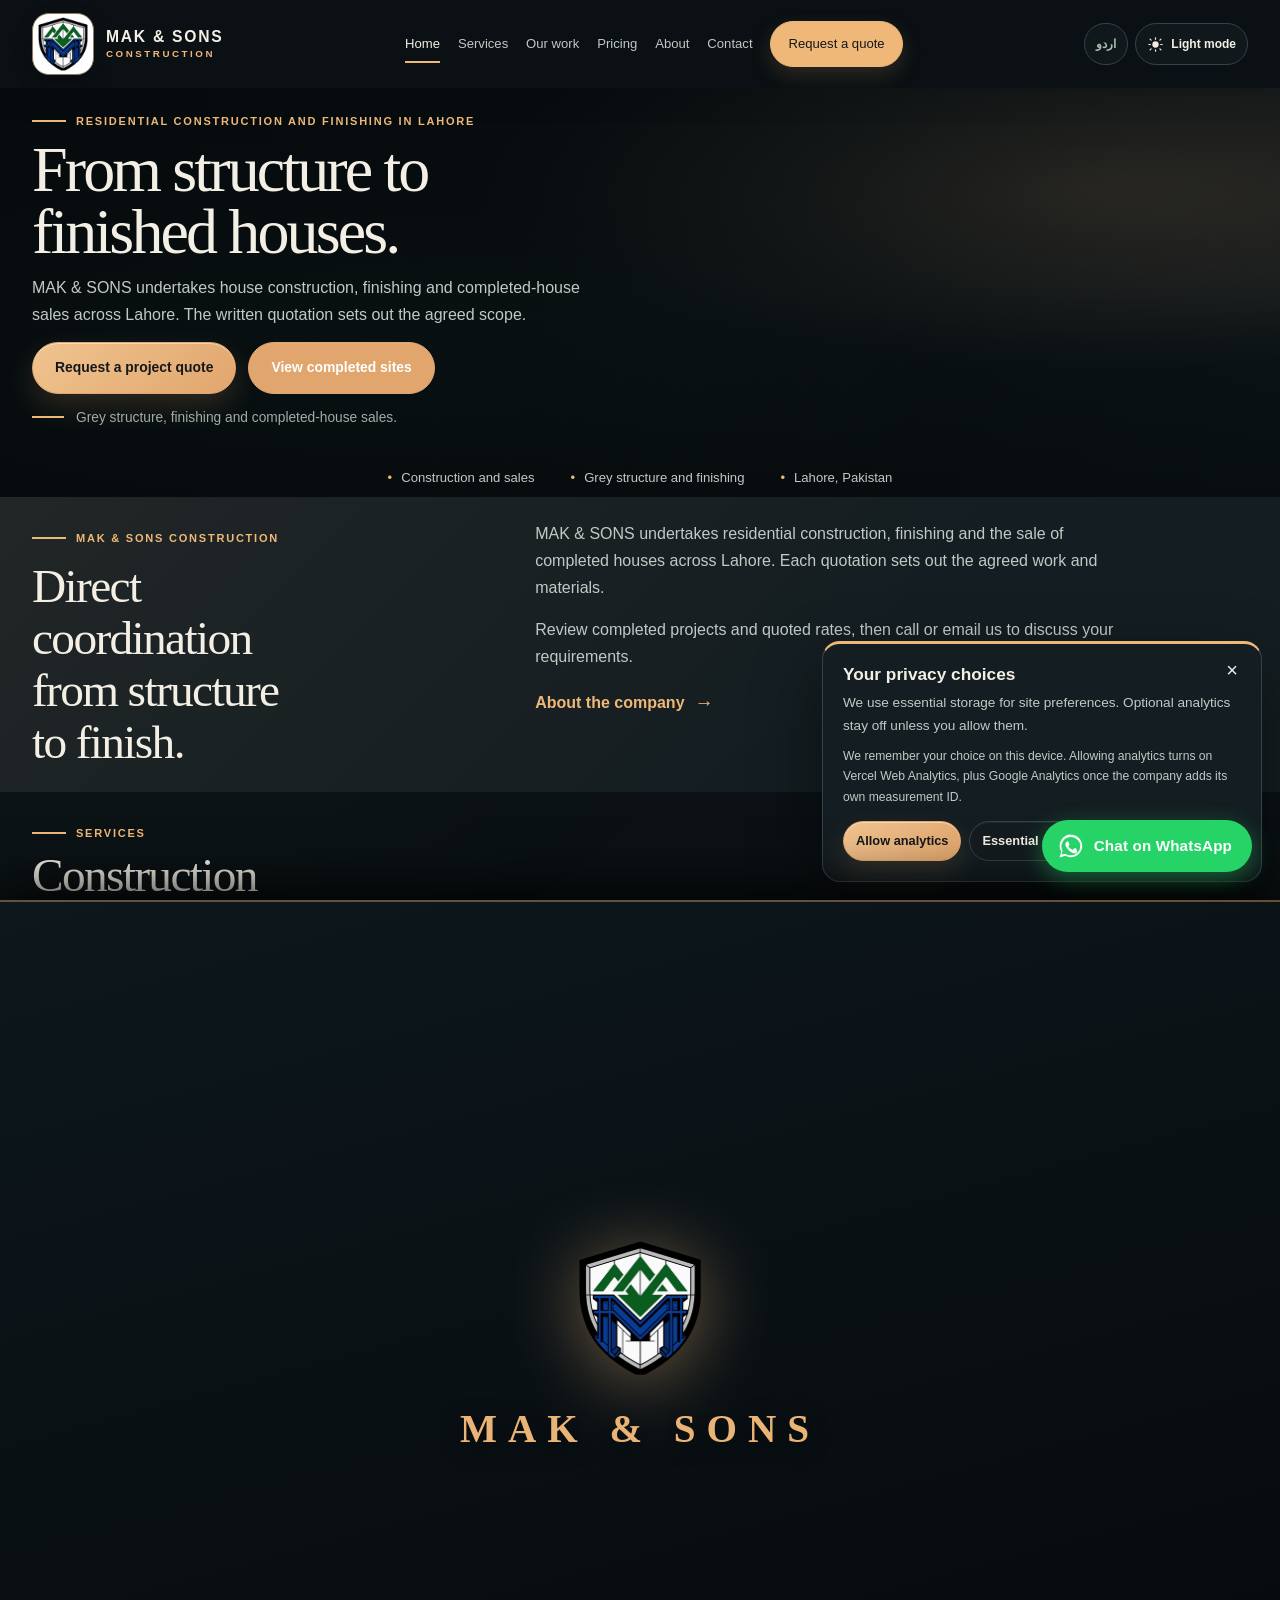
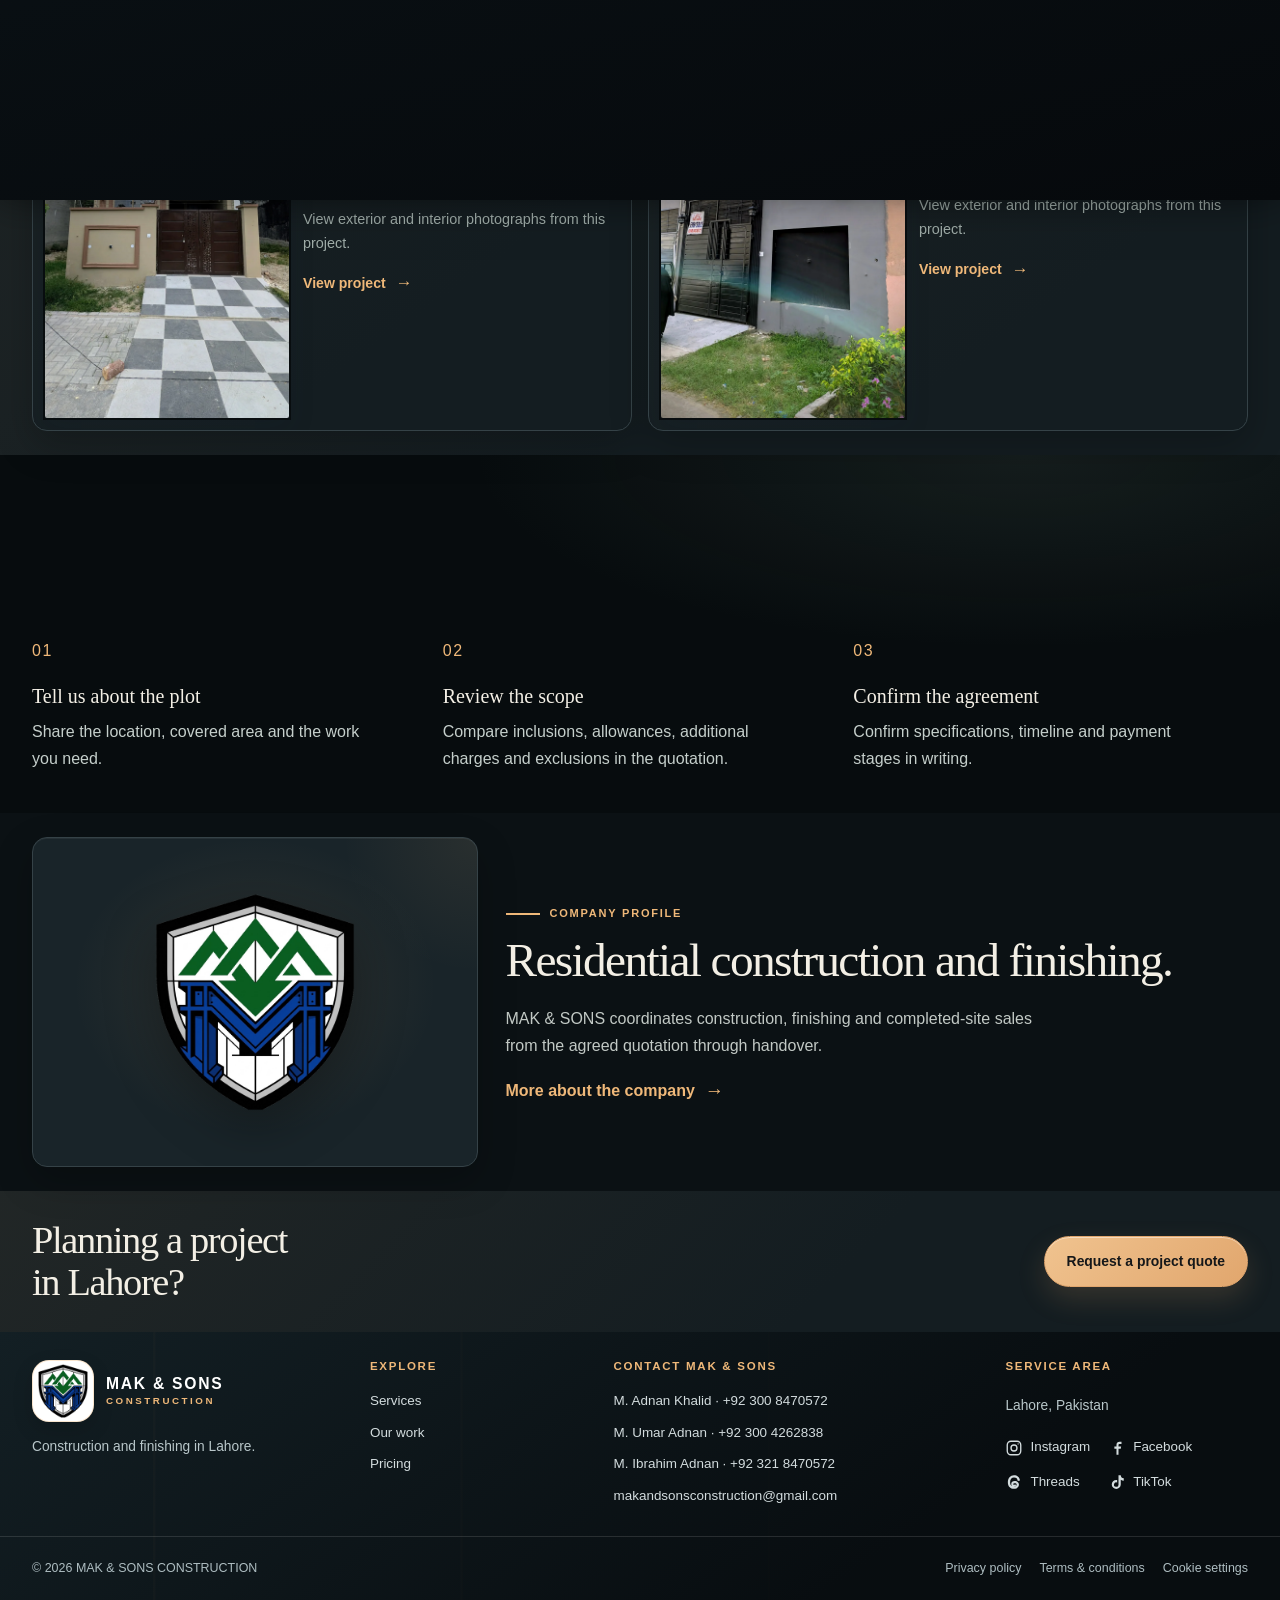
<file: index.html>
<!doctype html>
<html lang="en" dir="ltr" data-theme="dark" class="notranslate" translate="no">
<head>
  <meta charset="utf-8"><meta name="viewport" content="width=device-width, initial-scale=1">
  <meta name="google" content="notranslate">
  <script>try{var _t=sessionStorage.getItem("mak-theme");if(_t==="light")document.documentElement.dataset.theme="light";var _l=sessionStorage.getItem("mak-lang");if(_l==="ur"){document.documentElement.lang="ur";document.documentElement.dir="rtl";}else{document.documentElement.lang="en";document.documentElement.dir="ltr";}if(sessionStorage.getItem("mak-transition")==="active"){document.documentElement.classList.add("curtain-active");window.scrollTo(0,0);}}catch(_){}</script>
  <title>MAK &amp; SONS CONSTRUCTION | House Construction in Lahore</title>
  <meta name="description" content="MAK &amp; SONS builds and sells houses and provides grey structure and finishing services across Lahore. Explore completed work and quoted rates.">
  <meta property="og:type" content="website"><meta property="og:site_name" content="MAK &amp; SONS CONSTRUCTION"><meta property="og:locale" content="en_PK"><meta property="og:url" content="https://mak-and-sons-construction.vercel.app/"><meta property="og:title" content="MAK &amp; SONS CONSTRUCTION | House Construction in Lahore"><meta property="og:description" content="Residential construction, finishing and house sales across Lahore."><meta property="og:image" content="https://mak-and-sons-construction.vercel.app/assets/images/og-share.jpg"><meta property="og:image:width" content="1200"><meta property="og:image:height" content="630"><meta property="og:image:alt" content="MAK and SONS Construction - House Construction in Lahore"><meta name="twitter:card" content="summary_large_image"><meta name="twitter:image" content="https://mak-and-sons-construction.vercel.app/assets/images/og-share.jpg">
  <meta name="theme-color" content="#0b1114">
  <meta name="geo.region" content="PK-PB">
  <meta name="geo.placename" content="Lahore">
  <meta name="geo.position" content="31.3364;74.3725">
  <meta name="ICBM" content="31.3364, 74.3725">
  <link rel="canonical" href="https://mak-and-sons-construction.vercel.app/">
  <link rel="icon" type="image/png" href="assets/images/brand/crest-transparent.png"><link rel="apple-touch-icon" href="assets/images/brand/crest-transparent.png"><link rel="manifest" href="site.webmanifest"><link rel="stylesheet" href="assets/css/site.css?v=20261025-2"><link rel="stylesheet" href="assets/css/immersive.css?v=20261025-2">
  <script src="assets/js/site-config.js?v=20261025-2" defer></script><script src="assets/js/site.js?v=20261025-2" defer></script><script src="assets/js/immersive.js?v=20261025-2" defer></script>
  <script type="application/ld+json">
  {
    "@context": "https://schema.org",
    "@type": "GeneralContractor",
    "@id": "https://mak-and-sons-construction.vercel.app/#business",
    "name": "MAK & SONS CONSTRUCTION",
    "url": "https://mak-and-sons-construction.vercel.app/",
    "logo": "https://mak-and-sons-construction.vercel.app/assets/images/brand/crest-transparent.png",
    "image": "https://mak-and-sons-construction.vercel.app/assets/images/og-share.jpg",
    "description": "Residential construction company in Lahore, Pakistan providing grey structure construction, complete house finishing and sales of completed homes.",
    "email": "makandsonsconstruction@gmail.com",
    "telephone": "+92-300-8470572",
    "priceRange": "PKR 2950-3250 per sq. ft.",
    "currenciesAccepted": "PKR",
    "address": {
      "@type": "PostalAddress",
      "addressLocality": "Lahore",
      "addressRegion": "Punjab",
      "addressCountry": "PK"
    },
    "geo": {
      "@type": "GeoCoordinates",
      "latitude": 31.3364,
      "longitude": 74.3725
    },
    "openingHoursSpecification": [
      {
        "@type": "OpeningHoursSpecification",
        "dayOfWeek": ["Monday", "Tuesday", "Wednesday", "Thursday", "Friday", "Saturday"],
        "opens": "09:00",
        "closes": "19:00"
      }
    ],
    "areaServed": {
      "@type": "City",
      "name": "Lahore",
      "containedInPlace": { "@type": "Country", "name": "Pakistan" }
    },
    "contactPoint": [
      { "@type": "ContactPoint", "contactType": "sales", "name": "M. Adnan Khalid", "telephone": "+92-300-8470572", "areaServed": "PK", "availableLanguage": ["en", "ur"] },
      { "@type": "ContactPoint", "contactType": "sales", "name": "M. Umar Adnan", "telephone": "+92-300-4262838", "areaServed": "PK", "availableLanguage": ["en", "ur"] },
      { "@type": "ContactPoint", "contactType": "sales", "name": "M. Ibrahim Adnan", "telephone": "+92-321-8470572", "areaServed": "PK", "availableLanguage": ["en", "ur"] }
    ],
    "sameAs": [
      "https://www.instagram.com/mak_and_sons_construction",
      "https://www.facebook.com/share/19TnDXTr2Z/",
      "https://www.threads.com/@mak_and_sons_construction",
      "https://www.tiktok.com/@makand_sons_construction"
    ],
    "hasOfferCatalog": {
      "@type": "OfferCatalog",
      "name": "Construction and finishing services in Lahore",
      "itemListElement": [
        {
          "@type": "Offer",
          "itemOffered": { "@type": "Service", "name": "Grey structure construction", "serviceType": "Grey structure construction", "description": "Foundation, masonry, slabs, plaster and the core services described in the quotation.", "areaServed": { "@type": "City", "name": "Lahore" } },
          "priceSpecification": { "@type": "UnitPriceSpecification", "price": "2950", "priceCurrency": "PKR", "unitText": "square foot" }
        },
        {
          "@type": "Offer",
          "itemOffered": { "@type": "Service", "name": "House finishing", "serviceType": "House finishing", "description": "Tiles, paint, woodwork, kitchen, lighting and the finishing details in the agreed scope.", "areaServed": { "@type": "City", "name": "Lahore" } },
          "priceSpecification": { "@type": "UnitPriceSpecification", "price": "3250", "priceCurrency": "PKR", "unitText": "square foot" }
        },
        {
          "@type": "Offer",
          "itemOffered": { "@type": "Service", "name": "Completed house sales", "serviceType": "Residential property sales", "description": "Completed homes built by MAK & SONS, offered for sale in Lahore.", "areaServed": { "@type": "City", "name": "Lahore" } }
        }
      ]
    }
  }
  </script>
  <!-- Google tag (gtag.js) -->
  <script async src="https://www.googletagmanager.com/gtag/js?id=G-310REEBEHY"></script>
  <script>
    window.dataLayer = window.dataLayer || [];
    function gtag(){dataLayer.push(arguments);}
    gtag('consent', 'default', {
      'analytics_storage': 'denied',
      'ad_storage': 'denied',
      'wait_for_update': 500
    });
    gtag('js', new Date());
    gtag('config', 'G-310REEBEHY');
  </script>
</head>
<body data-page="home" data-title-key="meta.home" data-description-key="desc.home"><div class="page-curtain" aria-hidden="true"><div class="curtain-brand"><img src="/assets/images/brand/crest-transparent.png" alt="" width="128" height="128"><span class="curtain-brand-name">MAK &amp; SONS</span></div></div>
  <a class="skip-link" href="#main" data-i18n="a11y.skip">Skip to content</a><header class="site-header" data-site-header></header>
  <main id="main">
    <section class="hero has-ambient-video" data-ambient-host>
      <div class="ambient-video-layer" aria-hidden="true"><video class="ambient-video" autoplay muted loop playsinline preload="none"><source data-ambient-src="https://d8j0ntlcm91z4.cloudfront.net/user_38xzZboKViGWJOttwIXH07lWA1P/hf_20260503_144509_89e2d612-8af2-45c3-90f4-4831bc60715d.mp4" type="video/mp4"></video><div class="ambient-video-shade"></div></div>
      <div class="container hero-inner">
        <div class="hero-copy">
          <span class="eyebrow" data-i18n="hero.eyebrow">Residential construction and finishing</span>
          <h1 data-i18n="hero.title">Built with care. Finished for living.</h1>
          <p class="lead" data-i18n="hero.lead">From grey structure to final finishes, MAK &amp; SONS builds and sells houses with clear scope and direct project coordination.</p>
          <div class="hero-actions"><a class="button" href="contact.html" data-i18n="ui.requestQuote">Request a project quote</a><a class="button button-secondary" href="projects.html" data-i18n="ui.viewWork">View completed sites</a></div>
          <p class="hero-note" data-i18n="hero.note">Grey structure, finishing and completed-house sales.</p>
        </div>
      </div>
      <div class="container hero-underbar"><span data-i18n="hero.underOne">Construction and sales</span><span data-i18n="hero.underTwo">Grey structure and finishing</span><span data-i18n="hero.underThree">Lahore, Pakistan</span></div>
    </section>

    <section class="section section-paper">
      <div class="container intro-grid">
        <div><span class="eyebrow" data-i18n="home.introEyebrow">MAK &amp; SONS CONSTRUCTION</span><h2 data-i18n="home.introTitle">Clear coordination from structure to finishing.</h2></div>
        <div class="intro-copy"><p data-i18n="home.introP1">MAK &amp; SONS CONSTRUCTION provides residential building, finishing and completed-house sales across Lahore, with project coordination guided by a clear written scope.</p><p data-i18n="home.introP2">Review project photographs, quoted rates and scope details, then discuss your requirements directly with the team.</p><a class="text-link" href="about.html" data-i18n="home.aboutLink">About the company</a></div>
      </div>
    </section>

    <section class="section">
      <div class="container">
        <div class="section-heading"><div><span class="eyebrow" data-i18n="home.servicesEyebrow">What we do</span><h2 data-i18n="home.servicesTitle">A home, from structure to handover.</h2></div><a class="text-link" href="services.html" data-i18n="ui.learnServices">Explore services</a></div>
        <div class="cards-3">
          <article class="service-card"><span class="service-index">01</span><h3 data-i18n="home.service1Title">Grey structure</h3><p data-i18n="home.service1Text">Foundation, masonry, slabs, plaster and the core services described in the quotation.</p><a class="text-link" href="services.html#grey" data-i18n="home.scopeLink">Explore scope</a></article>
          <article class="service-card"><span class="service-index">02</span><h3 data-i18n="home.service2Title">Finishing</h3><p data-i18n="home.service2Text">Tiles, paint, woodwork, kitchen, lighting and the finishing details in your agreed scope.</p><a class="text-link" href="services.html#finishing" data-i18n="home.scopeLink">Explore scope</a></article>
          <article class="service-card"><span class="service-index">03</span><h3 data-i18n="home.service3Title">Completed sites</h3><p data-i18n="home.service3Text">Explore completed projects and ask about arranging a site visit.</p><a class="text-link" href="projects.html" data-i18n="ui.viewWork">View completed sites</a></article>
        </div>
      </div>
    </section>

    <section class="section section-dark section-tight">
      <div class="container">
        <div class="section-heading"><div><span class="eyebrow" data-i18n="home.ratesEyebrow">Clear starting rates</span><h2 data-i18n="home.ratesTitle">Know the quote before the conversation.</h2></div><p data-i18n="home.ratesText">These are the per-square-foot rates printed in the current quotation files. Extras, material allowances and exclusions are listed on the pricing page.</p></div>
        <div class="price-ribbon"><div><small data-i18n="pricing.grey">Grey structure</small><strong>PKR 2,950 <span data-i18n="ui.perSqft">per sq. ft.</span></strong></div><div><small data-i18n="pricing.finishing">Finishing</small><strong>PKR 3,250 <span data-i18n="ui.perSqft">per sq. ft.</span></strong></div><a class="button button-light" href="pricing.html" data-i18n="ui.seePricing">See quoted rates</a></div>
      </div>
    </section>

    <section class="section section-paper">
      <div class="container">
        <div class="section-heading"><div><span class="eyebrow" data-i18n="home.workEyebrow">Selected completed sites</span><h2 data-i18n="home.workTitle">See the work in full.</h2></div><p data-i18n="home.workText">Explore completed MAK &amp; SONS projects through full exterior and interior photographs, with new sites added as the portfolio grows.</p></div>
        <div class="home-project-grid">
          <article class="home-project-card"><a class="home-project-photo" href="projects.html#site-central-park" aria-label="View 1326-C Site in Central Park Housing Scheme"><img src="assets/images/projects/house-01/front-elevation.webp" alt="Full front elevation at 1326-C Site in Central Park Housing Scheme" loading="lazy" width="1012" height="1800"></a><div class="home-project-copy"><span class="eyebrow" data-i18n="ui.completed">Completed Sites</span><h3 data-i18n="ui.house01">1326-C Site in Central Park Housing Scheme</h3><p data-i18n="home.siteOneNote">View exterior and interior photographs from this project.</p><a class="text-link" href="projects.html#site-central-park" data-i18n="ui.viewProject">View project</a></div></article>
          <article class="home-project-card"><a class="home-project-photo" href="projects.html#site-rehan-garden" aria-label="View 209-A Rehan Garden Phase 2"><img src="assets/images/projects/house-02/front-elevation.webp" alt="Full front elevation at 209-A Rehan Garden Phase 2" loading="lazy" width="1012" height="1800"></a><div class="home-project-copy"><span class="eyebrow" data-i18n="ui.completed">Completed Sites</span><h3 data-i18n="ui.house02">209-A Rehan Garden Phase 2</h3><p data-i18n="home.siteTwoNote">View exterior and interior photographs from this project.</p><a class="text-link" href="projects.html#site-rehan-garden" data-i18n="ui.viewProject">View project</a></div></article>
        </div>
      </div>
    </section>

    <section class="section section-dark">
      <div class="container"><div class="section-heading"><div><span class="eyebrow" data-i18n="home.processEyebrow">A straightforward process</span><h2 data-i18n="home.processTitle">Clear scope. Direct conversation.</h2></div><p data-i18n="home.processText">Start with your plot and requirements. The quotation and contract define the work, materials and payment stages before construction begins.</p></div>
        <div class="process-list"><article class="process-step"><h3 data-i18n="home.step1Title">Talk through your plan</h3><p data-i18n="home.step1Text">Share the location, covered area and whether you need grey structure, finishing or both.</p></article><article class="process-step"><h3 data-i18n="home.step2Title">Review the scope</h3><p data-i18n="home.step2Text">Compare inclusions, allowances, additional charges and exclusions in the quotation.</p></article><article class="process-step"><h3 data-i18n="home.step3Title">Agree before work</h3><p data-i18n="home.step3Text">Confirm specifications, timeline and payment stages in the written agreement.</p></article></div>
      </div>
    </section>

    <section class="section">
      <div class="container family-block"><div class="family-mark"><img src="assets/images/brand/crest-transparent.png" alt="MAK &amp; SONS Construction shield logo" loading="lazy" width="995" height="1083"></div><div class="family-copy"><span class="eyebrow" data-i18n="home.familyEyebrow">Company profile</span><h2 data-i18n="home.familyTitle">Construction and finishing, under one team.</h2><p data-i18n="home.familyText">The company provides residential construction, finishing and completed-site sales with direct coordination from quotation through handover.</p><a class="text-link" href="about.html" data-i18n="home.familyLink">More about the company</a></div></div>
    </section>

    <section class="section section-paper section-tight"><div class="container closing-cta"><h2 data-i18n="home.closingTitle">Planning a home in Lahore?</h2><a class="button" href="contact.html" data-i18n="ui.requestQuote">Request a project quote</a></div></section>
  </main>
  <footer class="site-footer" data-site-footer></footer>
  <div class="cookie-banner" role="dialog" aria-labelledby="cookie-title" aria-describedby="cookie-body" tabindex="-1" data-cookie-banner hidden><button class="cookie-close" type="button" data-cookie-close data-i18n-aria="cookie.close" aria-label="Close">×</button><h2 id="cookie-title" data-i18n="cookie.title"></h2><p id="cookie-body" data-i18n="cookie.body"></p><p class="cookie-more" data-i18n="cookie.more"></p><div class="cookie-actions"><button class="button" type="button" data-cookie-accept data-i18n="cookie.accept"></button><button class="button button-secondary" type="button" data-cookie-reject data-i18n="cookie.reject"></button></div></div>
</body></html>
</file>
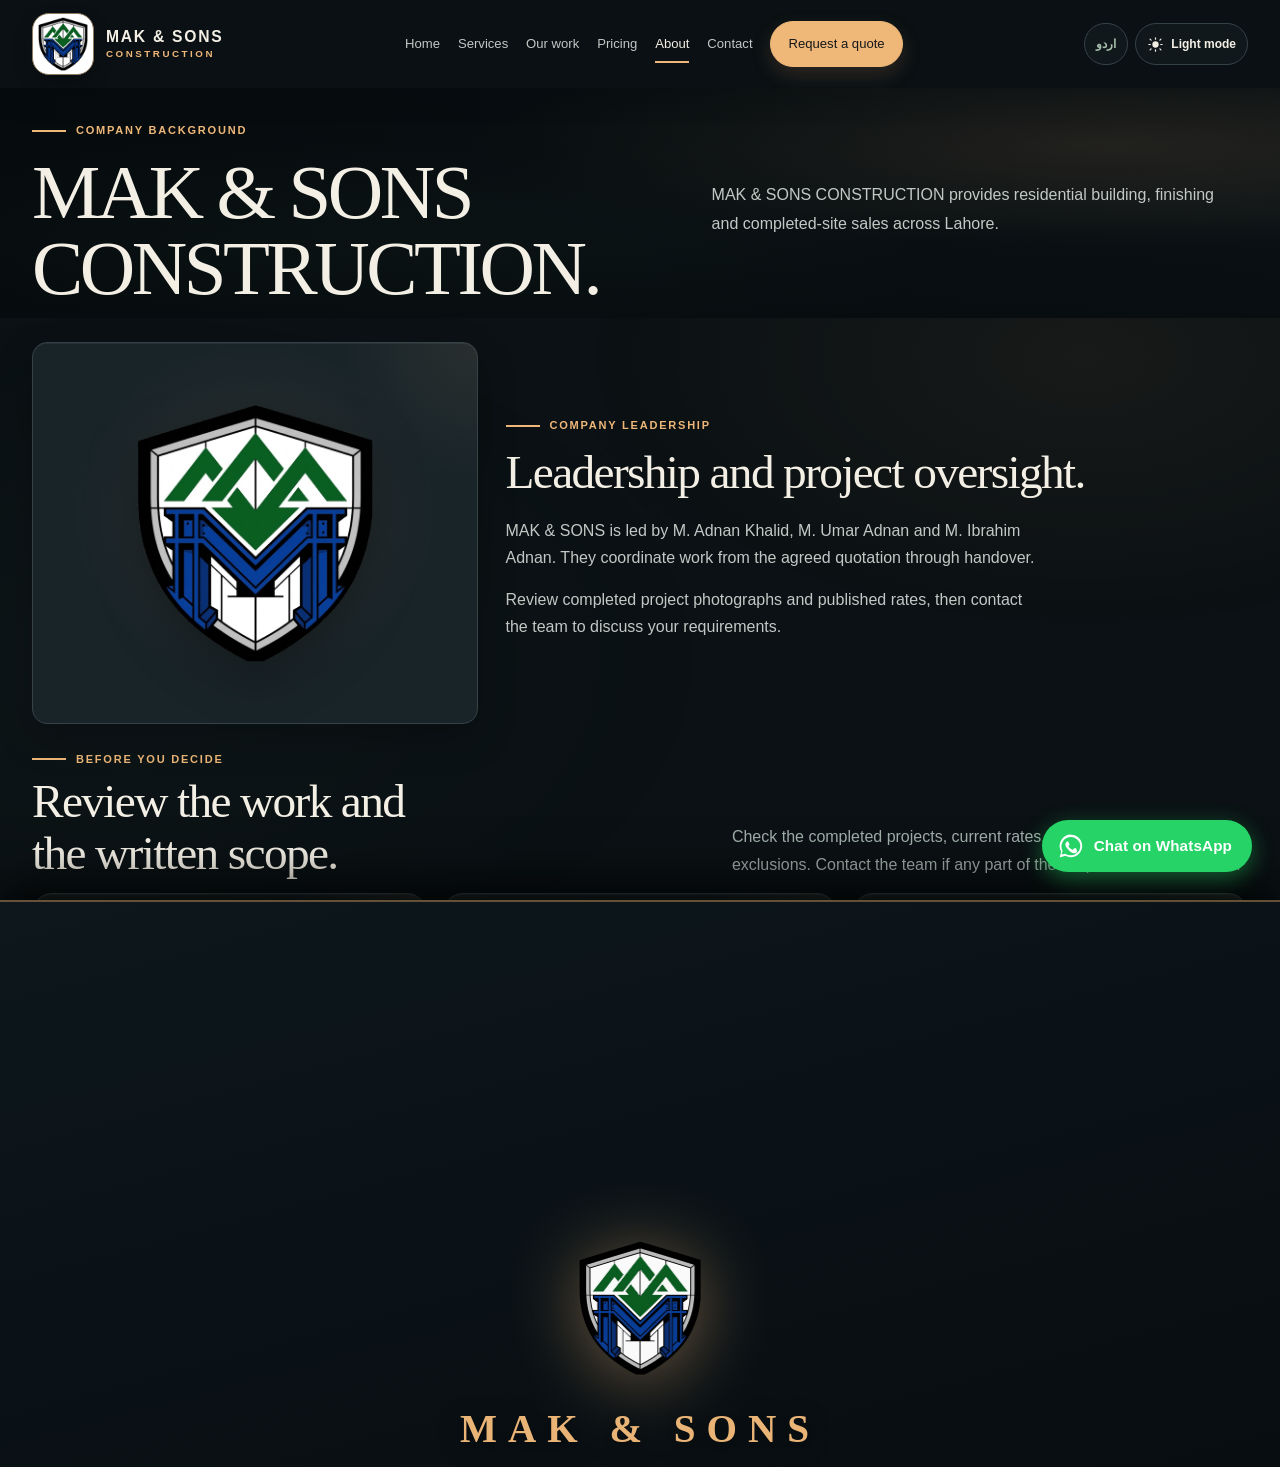
<file: about.html>
<!doctype html>
<html lang="en" dir="ltr" data-theme="dark" class="notranslate" translate="no"><head><meta charset="utf-8"><meta name="viewport" content="width=device-width, initial-scale=1">
  <meta name="google" content="notranslate">
  <script>try{var _t=sessionStorage.getItem("mak-theme");if(_t==="light")document.documentElement.dataset.theme="light";var _l=sessionStorage.getItem("mak-lang");if(_l==="ur"){document.documentElement.lang="ur";document.documentElement.dir="rtl";}else{document.documentElement.lang="en";document.documentElement.dir="ltr";}if(sessionStorage.getItem("mak-transition")==="active"){document.documentElement.classList.add("curtain-active");window.scrollTo(0,0);}}catch(_){}</script>
  <title>Construction Company in Lahore | MAK &amp; SONS</title><meta name="description" content="Learn about MAK &amp; SONS, a construction company providing residential building and finishing services across Lahore.">
  <meta property="og:type" content="website"><meta property="og:site_name" content="MAK &amp; SONS CONSTRUCTION"><meta property="og:locale" content="en_PK"><meta property="og:url" content="https://mak-and-sons-construction.vercel.app/about.html"><meta property="og:title" content="About MAK &amp; SONS CONSTRUCTION"><meta property="og:description" content="Residential construction, finishing and project coordination across Lahore."><meta property="og:image" content="https://mak-and-sons-construction.vercel.app/assets/images/og-share.jpg"><meta property="og:image:width" content="1200"><meta property="og:image:height" content="630"><meta property="og:image:alt" content="About MAK & SONS Construction Lahore"><meta name="twitter:card" content="summary_large_image"><meta name="twitter:image" content="https://mak-and-sons-construction.vercel.app/assets/images/og-share.jpg"><meta name="theme-color" content="#0b1114">
  <meta name="geo.region" content="PK-PB">
  <meta name="geo.placename" content="Lahore">
  <meta name="geo.position" content="31.3364;74.3725">
  <meta name="ICBM" content="31.3364, 74.3725">
  <link rel="canonical" href="https://mak-and-sons-construction.vercel.app/about.html">
  <script type="application/ld+json">
  {
    "@context": "https://schema.org",
    "@graph": [
      {
        "@type": "BreadcrumbList",
        "itemListElement": [
          {
            "@type": "ListItem",
            "position": 1,
            "name": "Home",
            "item": "https://mak-and-sons-construction.vercel.app/"
          },
          {
            "@type": "ListItem",
            "position": 2,
            "name": "About Us",
            "item": "https://mak-and-sons-construction.vercel.app/about.html"
          }
        ]
      },
      {
        "@type": "AboutPage",
        "@id": "https://mak-and-sons-construction.vercel.app/about.html",
        "url": "https://mak-and-sons-construction.vercel.app/about.html",
        "name": "About MAK & SONS CONSTRUCTION",
        "description": "Learn about MAK & SONS CONSTRUCTION, a family-owned construction company offering residential construction, grey structure, luxury finishing, and project coordination across Lahore.",
        "mainEntity": {
          "@type": "GeneralContractor",
          "name": "MAK & SONS CONSTRUCTION",
          "alternateName": "MAK & Sons",
          "url": "https://mak-and-sons-construction.vercel.app/",
          "logo": "https://mak-and-sons-construction.vercel.app/assets/images/brand/crest-transparent.png",
          "founder": [
            { "@type": "Person", "name": "M. Adnan Khalid" },
            { "@type": "Person", "name": "M. Umar Adnan" },
            { "@type": "Person", "name": "M. Ibrahim Adnan" }
          ],
          "address": {
            "@type": "PostalAddress",
            "addressLocality": "Lahore",
            "addressRegion": "Punjab",
            "addressCountry": "PK"
          },
          "areaServed": {
            "@type": "City",
            "name": "Lahore"
          }
        }
      }
    ]
  }
  </script>
  <link rel="icon" type="image/png" href="assets/images/brand/crest-transparent.png"><link rel="apple-touch-icon" href="assets/images/brand/crest-transparent.png"><link rel="manifest" href="site.webmanifest"><link rel="stylesheet" href="assets/css/site.css?v=20261025-2"><link rel="stylesheet" href="assets/css/immersive.css?v=20261025-2"><script src="assets/js/site-config.js?v=20261025-2" defer></script><script src="assets/js/site.js?v=20261025-2" defer></script><script src="assets/js/immersive.js?v=20261025-2" defer></script>
  <!-- Google tag (gtag.js) -->
  <script async src="https://www.googletagmanager.com/gtag/js?id=G-310REEBEHY"></script>
  <script>
    window.dataLayer = window.dataLayer || [];
    function gtag(){dataLayer.push(arguments);}
    gtag('consent', 'default', {
      'analytics_storage': 'denied',
      'ad_storage': 'denied',
      'wait_for_update': 500
    });
    gtag('js', new Date());
    gtag('config', 'G-310REEBEHY');
  </script>
</head>
<body data-page="about" data-title-key="meta.about" data-description-key="desc.about"><div class="page-curtain" aria-hidden="true"><div class="curtain-brand"><img src="/assets/images/brand/crest-transparent.png" alt="" width="128" height="128"><span class="curtain-brand-name">MAK &amp; SONS</span></div></div><a class="skip-link" href="#main" data-i18n="a11y.skip">Skip to content</a><header class="site-header" data-site-header></header><main id="main">
  <section class="page-hero has-ambient-video" data-ambient-host><div class="ambient-video-layer" aria-hidden="true"><video class="ambient-video" autoplay muted loop playsinline preload="none"><source data-ambient-src="https://d8j0ntlcm91z4.cloudfront.net/user_38xzZboKViGWJOttwIXH07lWA1P/hf_20260808_112712_da9d53df-6d27-4b12-bdf6-aa9dc2622bdf.mp4" type="video/mp4"></video><div class="ambient-video-shade"></div></div><div class="container page-hero-grid"><div><span class="eyebrow" data-i18n="about.eyebrow">Company background</span><h1 data-i18n="about.title">MAK &amp; SONS CONSTRUCTION.</h1></div><p data-i18n="about.intro">MAK &amp; SONS CONSTRUCTION is led by M. Adnan Khalid, M. Umar Adnan and M. Ibrahim Adnan. The business builds and sells houses across Lahore.</p></div></section>
  <section class="page-content"><div class="container">
    <div class="family-block"><div class="family-mark about-logo-panel"><img src="assets/images/brand/crest-transparent.png" alt="MAK &amp; SONS Construction shield logo" width="995" height="1083"></div><div class="family-copy"><span class="eyebrow" data-i18n="about.meaningEyebrow">Company leadership</span><h2 data-i18n="about.meaningTitle">Experienced leadership with direct project oversight.</h2><p data-i18n="about.meaningText">MAK &amp; SONS CONSTRUCTION is led by M. Adnan Khalid, M. Umar Adnan and M. Ibrahim Adnan. The company works across residential construction, finishing and completed-site sales.</p><p data-i18n="about.approachText">Review completed project photographs and published rates, then contact the team to discuss your requirements.</p></div></div>
    <div class="section-tight"><div class="section-heading"><div><span class="eyebrow" data-i18n="about.commitmentEyebrow">Before you decide</span><h2 data-i18n="about.commitmentTitle">Review the work and the written scope.</h2></div><p data-i18n="about.commitmentText">Check completed projects, current rates, inclusions and exclusions. Contact the team if you need any part of the scope clarified.</p></div>
      <div class="cards-3"><article class="service-card"><span class="service-index">01</span><h3 data-i18n="about.point1Title">See the actual homes</h3><p data-i18n="about.point1Text">Browse real photographs from completed homes in Lahore.</p></article><article class="service-card"><span class="service-index">02</span><h3 data-i18n="about.point2Title">Review quotation details</h3><p data-i18n="about.point2Text">Read quoted rates and see allowances, additional charges and exclusions.</p></article><article class="service-card"><span class="service-index">03</span><h3 data-i18n="about.point3Title">Speak to the team</h3><p data-i18n="about.point3Text">Contact one of the three company representatives by phone or email.</p></article></div>
    </div><div class="closing-cta"><h2 data-i18n="about.ctaTitle">Let’s talk about your home.</h2><a class="button" href="contact.html" data-i18n="common.contact">Contact us</a></div>
  </div></section>
</main><footer class="site-footer" data-site-footer></footer>
<div class="cookie-banner" role="dialog" aria-labelledby="cookie-title" aria-describedby="cookie-body" tabindex="-1" data-cookie-banner hidden><button class="cookie-close" type="button" data-cookie-close data-i18n-aria="cookie.close" aria-label="Close">×</button><h2 id="cookie-title" data-i18n="cookie.title"></h2><p id="cookie-body" data-i18n="cookie.body"></p><p class="cookie-more" data-i18n="cookie.more"></p><div class="cookie-actions"><button class="button" type="button" data-cookie-accept data-i18n="cookie.accept"></button><button class="button button-secondary" type="button" data-cookie-reject data-i18n="cookie.reject"></button></div></div></body></html>
</file>
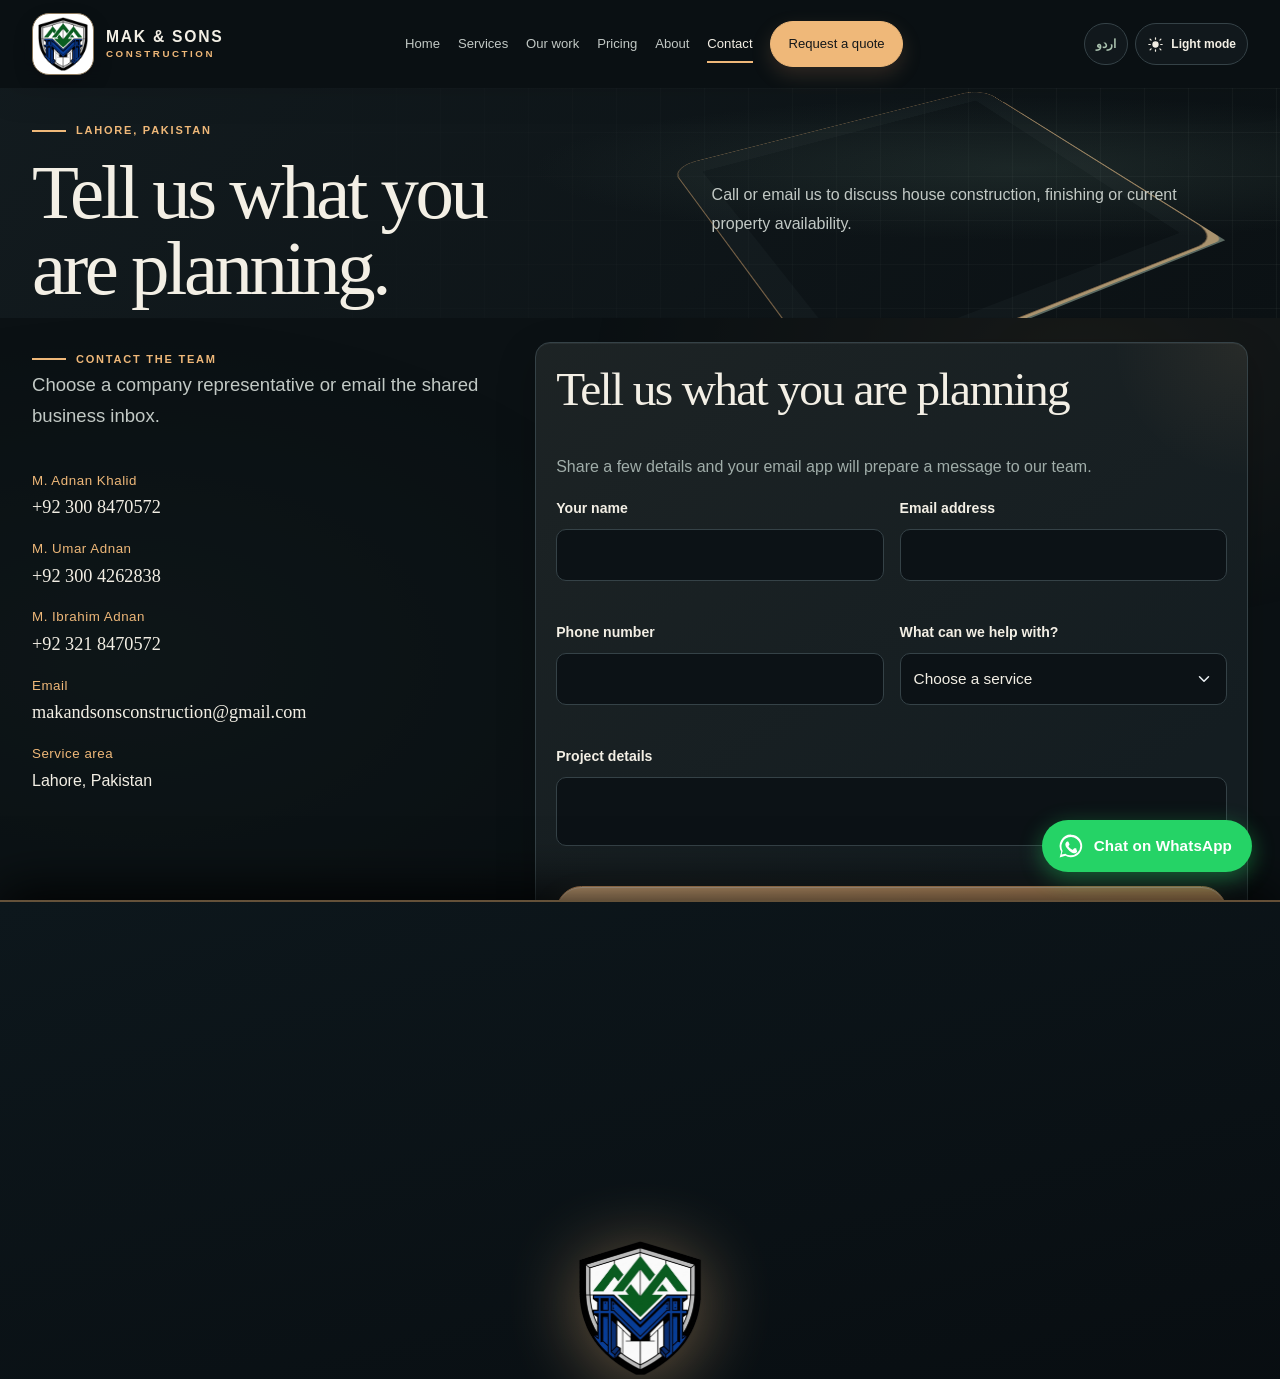
<file: contact.html>
<!doctype html>
<html lang="en" dir="ltr" data-theme="dark" class="notranslate" translate="no"><head><meta charset="utf-8"><meta name="viewport" content="width=device-width, initial-scale=1">
  <meta name="google" content="notranslate">
  <script>try{var _t=sessionStorage.getItem("mak-theme");if(_t==="light")document.documentElement.dataset.theme="light";var _l=sessionStorage.getItem("mak-lang");if(_l==="ur"){document.documentElement.lang="ur";document.documentElement.dir="rtl";}else{document.documentElement.lang="en";document.documentElement.dir="ltr";}if(sessionStorage.getItem("mak-transition")==="active"){document.documentElement.classList.add("curtain-active");window.scrollTo(0,0);}}catch(_){}</script>
  <title>Contact MAK &amp; SONS CONSTRUCTION in Lahore</title><meta name="description" content="Call or email MAK &amp; SONS CONSTRUCTION about house construction, finishing or completed properties in Lahore, Pakistan.">
  <meta property="og:type" content="website"><meta property="og:site_name" content="MAK &amp; SONS CONSTRUCTION"><meta property="og:locale" content="en_PK"><meta property="og:url" content="https://mak-and-sons-construction.vercel.app/contact.html"><meta property="og:title" content="Contact MAK &amp; SONS CONSTRUCTION"><meta property="og:description" content="Talk to the MAK &amp; SONS team about building, finishing or buying a home in Lahore."><meta property="og:image" content="https://mak-and-sons-construction.vercel.app/assets/images/og-share.jpg"><meta property="og:image:width" content="1200"><meta property="og:image:height" content="630"><meta property="og:image:alt" content="Contact MAK & SONS Construction Lahore"><meta name="twitter:card" content="summary_large_image"><meta name="twitter:image" content="https://mak-and-sons-construction.vercel.app/assets/images/og-share.jpg"><meta name="theme-color" content="#0b1114">
  <meta name="geo.region" content="PK-PB">
  <meta name="geo.placename" content="Lahore">
  <meta name="geo.position" content="31.3364;74.3725">
  <meta name="ICBM" content="31.3364, 74.3725">
  <link rel="canonical" href="https://mak-and-sons-construction.vercel.app/contact.html">
  <script type="application/ld+json">
  {
    "@context": "https://schema.org",
    "@graph": [
      {
        "@type": "BreadcrumbList",
        "itemListElement": [
          {
            "@type": "ListItem",
            "position": 1,
            "name": "Home",
            "item": "https://mak-and-sons-construction.vercel.app/"
          },
          {
            "@type": "ListItem",
            "position": 2,
            "name": "Contact",
            "item": "https://mak-and-sons-construction.vercel.app/contact.html"
          }
        ]
      },
      {
        "@type": "ContactPage",
        "@id": "https://mak-and-sons-construction.vercel.app/contact.html",
        "url": "https://mak-and-sons-construction.vercel.app/contact.html",
        "name": "Contact MAK & SONS CONSTRUCTION",
        "description": "Get in touch with MAK & SONS CONSTRUCTION in Lahore for house construction, grey structure, luxury finishing, and project consultation.",
        "mainEntity": {
          "@type": "GeneralContractor",
          "name": "MAK & SONS CONSTRUCTION",
          "telephone": [
            "+92-300-8470572",
            "+92-300-4262838",
            "+92-321-8470572"
          ],
          "email": "makandsonsconstruction@gmail.com",
          "address": {
            "@type": "PostalAddress",
            "addressLocality": "Lahore",
            "addressRegion": "Punjab",
            "addressCountry": "PK"
          },
          "geo": {
            "@type": "GeoCoordinates",
            "latitude": 31.3364,
            "longitude": 74.3725
          },
          "openingHoursSpecification": [
            {
              "@type": "OpeningHoursSpecification",
              "dayOfWeek": [
                "Monday",
                "Tuesday",
                "Wednesday",
                "Thursday",
                "Friday",
                "Saturday"
              ],
              "opens": "09:00",
              "closes": "19:00"
            }
          ]
        }
      }
    ]
  }
  </script>
  <link rel="icon" type="image/png" href="assets/images/brand/crest-transparent.png"><link rel="apple-touch-icon" href="assets/images/brand/crest-transparent.png"><link rel="manifest" href="site.webmanifest"><link rel="stylesheet" href="assets/css/site.css?v=20261025-2"><link rel="stylesheet" href="assets/css/immersive.css?v=20261025-2"><script src="assets/js/site-config.js?v=20261025-2" defer></script><script src="assets/js/site.js?v=20261025-2" defer></script><script src="assets/js/immersive.js?v=20261025-2" defer></script>
  <!-- Google tag (gtag.js) -->
  <script async src="https://www.googletagmanager.com/gtag/js?id=G-310REEBEHY"></script>
  <script>
    window.dataLayer = window.dataLayer || [];
    function gtag(){dataLayer.push(arguments);}
    gtag('consent', 'default', {
      'analytics_storage': 'denied',
      'ad_storage': 'denied',
      'wait_for_update': 500
    });
    gtag('js', new Date());
    gtag('config', 'G-310REEBEHY');
  </script>
</head>
<body data-page="contact" data-title-key="meta.contact" data-description-key="desc.contact"><div class="page-curtain" aria-hidden="true"><div class="curtain-brand"><img src="/assets/images/brand/crest-transparent.png" alt="" width="128" height="128"><span class="curtain-brand-name">MAK &amp; SONS</span></div></div><a class="skip-link" href="#main" data-i18n="a11y.skip">Skip to content</a><header class="site-header" data-site-header></header><main id="main">
  <section class="page-hero"><div class="container page-hero-grid"><div><span class="eyebrow" data-i18n="contact.eyebrow">Lahore, Pakistan</span><h1 data-i18n="contact.title">Tell us what you are planning.</h1></div><p data-i18n="contact.intro">Call or email us to discuss house construction, finishing or current property availability.</p></div></section>
  <section class="page-content"><div class="container contact-grid">
    <div><span class="eyebrow" data-i18n="contact.familyTitle">Contact the team</span><p class="lead" data-i18n="contact.familyText">Choose a company representative or email the shared business inbox.</p><div class="contact-list">
      <div class="contact-person"><small>M. Adnan Khalid</small><a href="tel:+923008470572" dir="ltr"><bdi dir="ltr">+92 300 8470572</bdi></a></div>
      <div class="contact-person"><small>M. Umar Adnan</small><a href="tel:+923004262838" dir="ltr"><bdi dir="ltr">+92 300 4262838</bdi></a></div>
      <div class="contact-person"><small>M. Ibrahim Adnan</small><a href="tel:+923218470572" dir="ltr"><bdi dir="ltr">+92 321 8470572</bdi></a></div>
      <div class="contact-person"><small data-i18n="contact.emailLabel">Email</small><a href="mailto:makandsonsconstruction@gmail.com" dir="ltr">makandsonsconstruction@gmail.com</a></div>
      <div class="contact-person"><small data-i18n="contact.serviceArea">Service area</small><span data-i18n="footer.lahore">Lahore, Pakistan</span></div>
    </div></div>
    <form class="contact-form" action="#" method="post" data-contact-form novalidate>
      <h2 data-i18n="ui.formTitle">Tell us what you are planning</h2><p class="muted" data-i18n="ui.formIntro">Share a few details and your email app will prepare a message to our team.</p>
      <noscript><p class="form-note">This form needs JavaScript. Please email <a href="mailto:makandsonsconstruction@gmail.com" dir="ltr">makandsonsconstruction@gmail.com</a> or call <bdi dir="ltr">+92 300 8470572</bdi> instead.</p></noscript>
      <div class="form-grid">
        <div class="form-trap" aria-hidden="true"><label for="company-website">Company website</label><input id="company-website" name="company-website" type="text" tabindex="-1" autocomplete="off"></div>
        <div class="field"><label for="name" data-i18n="ui.formName">Your name</label><input id="name" name="name" dir="auto" autocomplete="name" required aria-describedby="error-name"><span class="field-error" id="error-name" data-error-for="name"></span></div>
        <div class="field"><label for="email" data-i18n="ui.formEmail">Email address</label><input id="email" name="email" type="email" dir="ltr" autocomplete="email" required aria-describedby="error-email"><span class="field-error" id="error-email" data-error-for="email"></span></div>
        <div class="field"><label for="phone" data-i18n="ui.formPhone">Phone number</label><input id="phone" name="phone" type="tel" dir="ltr" autocomplete="tel" aria-describedby="error-phone"><span class="field-error" id="error-phone" data-error-for="phone"></span></div>
        <div class="field"><label for="service" data-i18n="ui.formService">What can we help with?</label><select id="service" name="service"><option value="" data-i18n="form.select">Choose a service</option><option value="Grey structure" data-i18n="form.grey">Grey structure</option><option value="Finishing" data-i18n="form.finish">Finishing</option><option value="Buying a completed home" data-i18n="form.buy">Buying a completed home</option><option value="Other enquiry" data-i18n="form.other">Other enquiry</option></select></div>
        <div class="field field-full"><label for="message" data-i18n="ui.formMessage">Project details</label><textarea id="message" name="message" dir="auto" required aria-describedby="error-message"></textarea><span class="field-error" id="error-message" data-error-for="message"></span></div>
        <div class="field field-full"><button class="button" type="submit" data-i18n="ui.formSubmit">Prepare email enquiry</button><p class="form-status" data-form-status role="status" aria-live="polite"></p><p class="form-note" data-i18n="ui.formNote">Your mail app will open with a draft. Send it there to complete your enquiry.</p><p class="form-note" data-i18n="ui.formPrivacy">Your details are used only to respond to this enquiry.</p></div>
      </div>
    </form>
  </div></section>
</main><footer class="site-footer" data-site-footer></footer>
<div class="cookie-banner" role="dialog" aria-labelledby="cookie-title" aria-describedby="cookie-body" tabindex="-1" data-cookie-banner hidden><button class="cookie-close" type="button" data-cookie-close data-i18n-aria="cookie.close" aria-label="Close">×</button><h2 id="cookie-title" data-i18n="cookie.title"></h2><p id="cookie-body" data-i18n="cookie.body"></p><p class="cookie-more" data-i18n="cookie.more"></p><div class="cookie-actions"><button class="button" type="button" data-cookie-accept data-i18n="cookie.accept"></button><button class="button button-secondary" type="button" data-cookie-reject data-i18n="cookie.reject"></button></div></div></body></html>
</file>
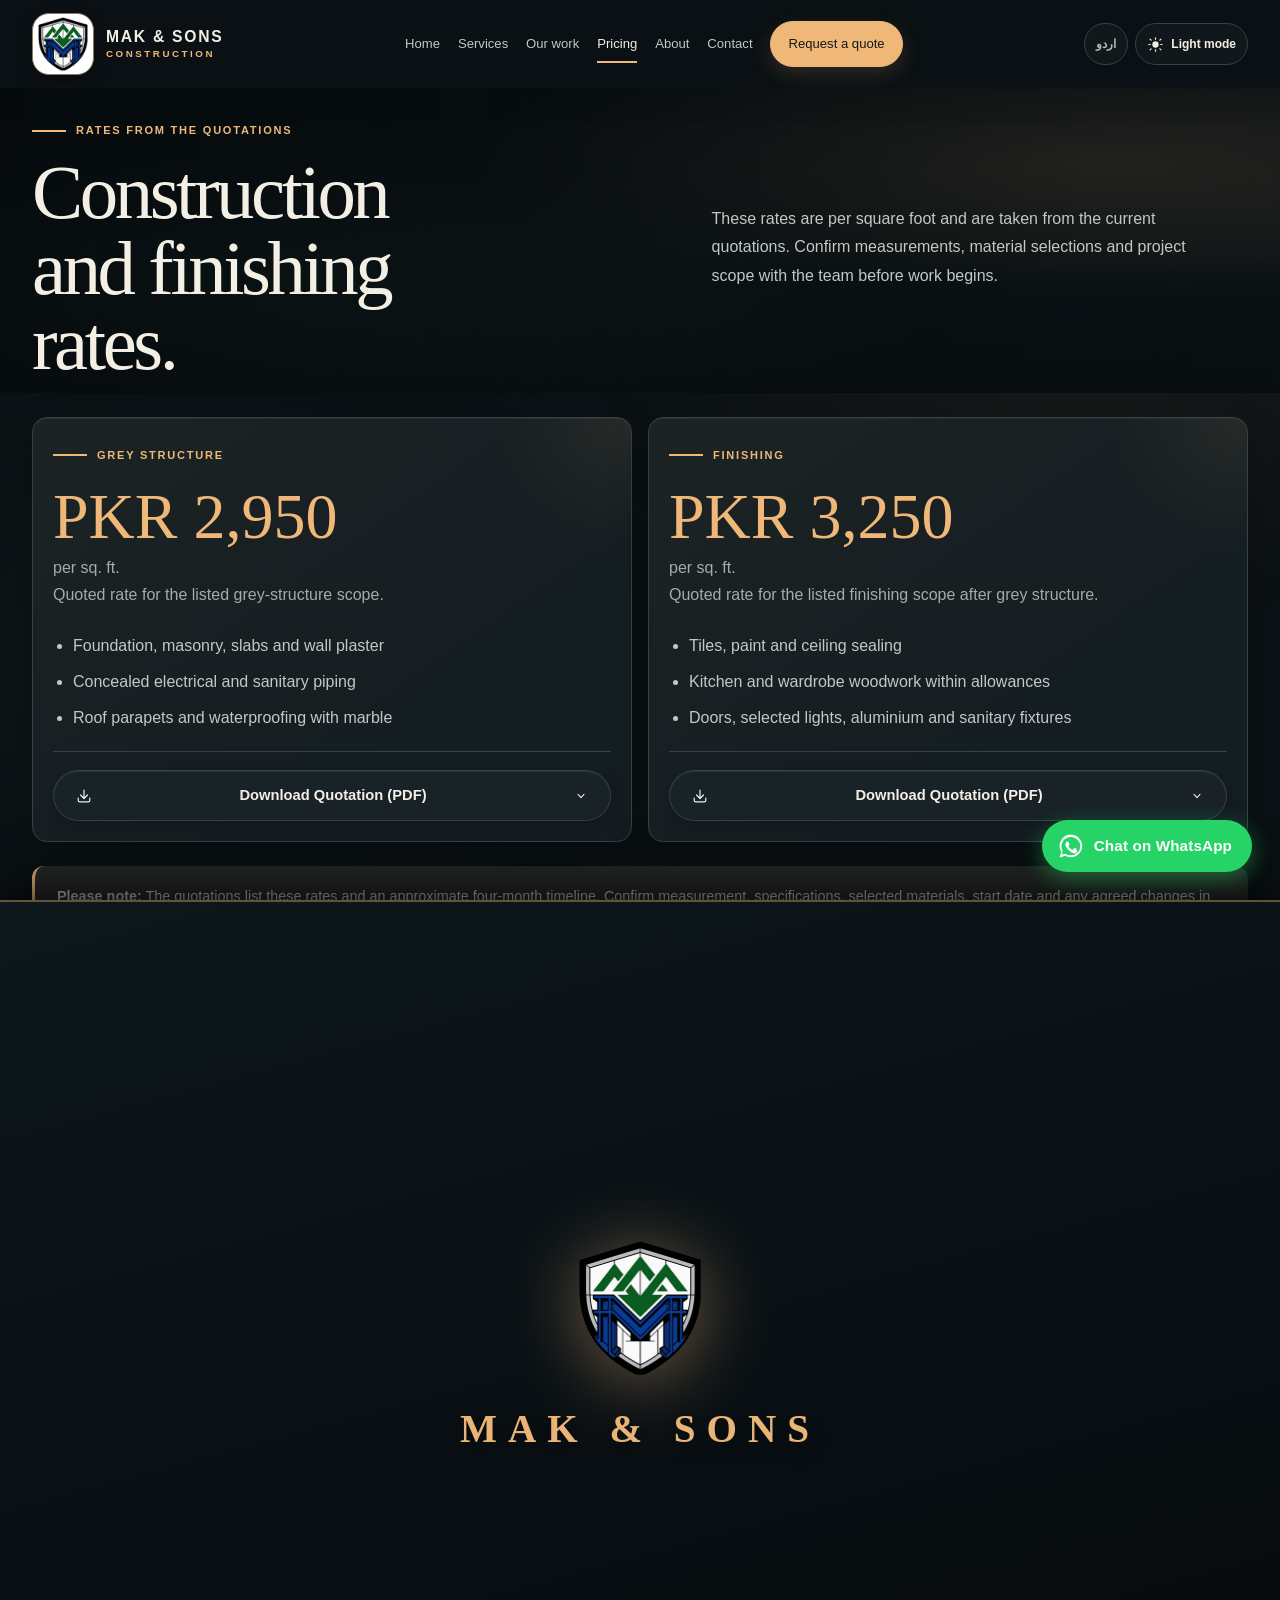
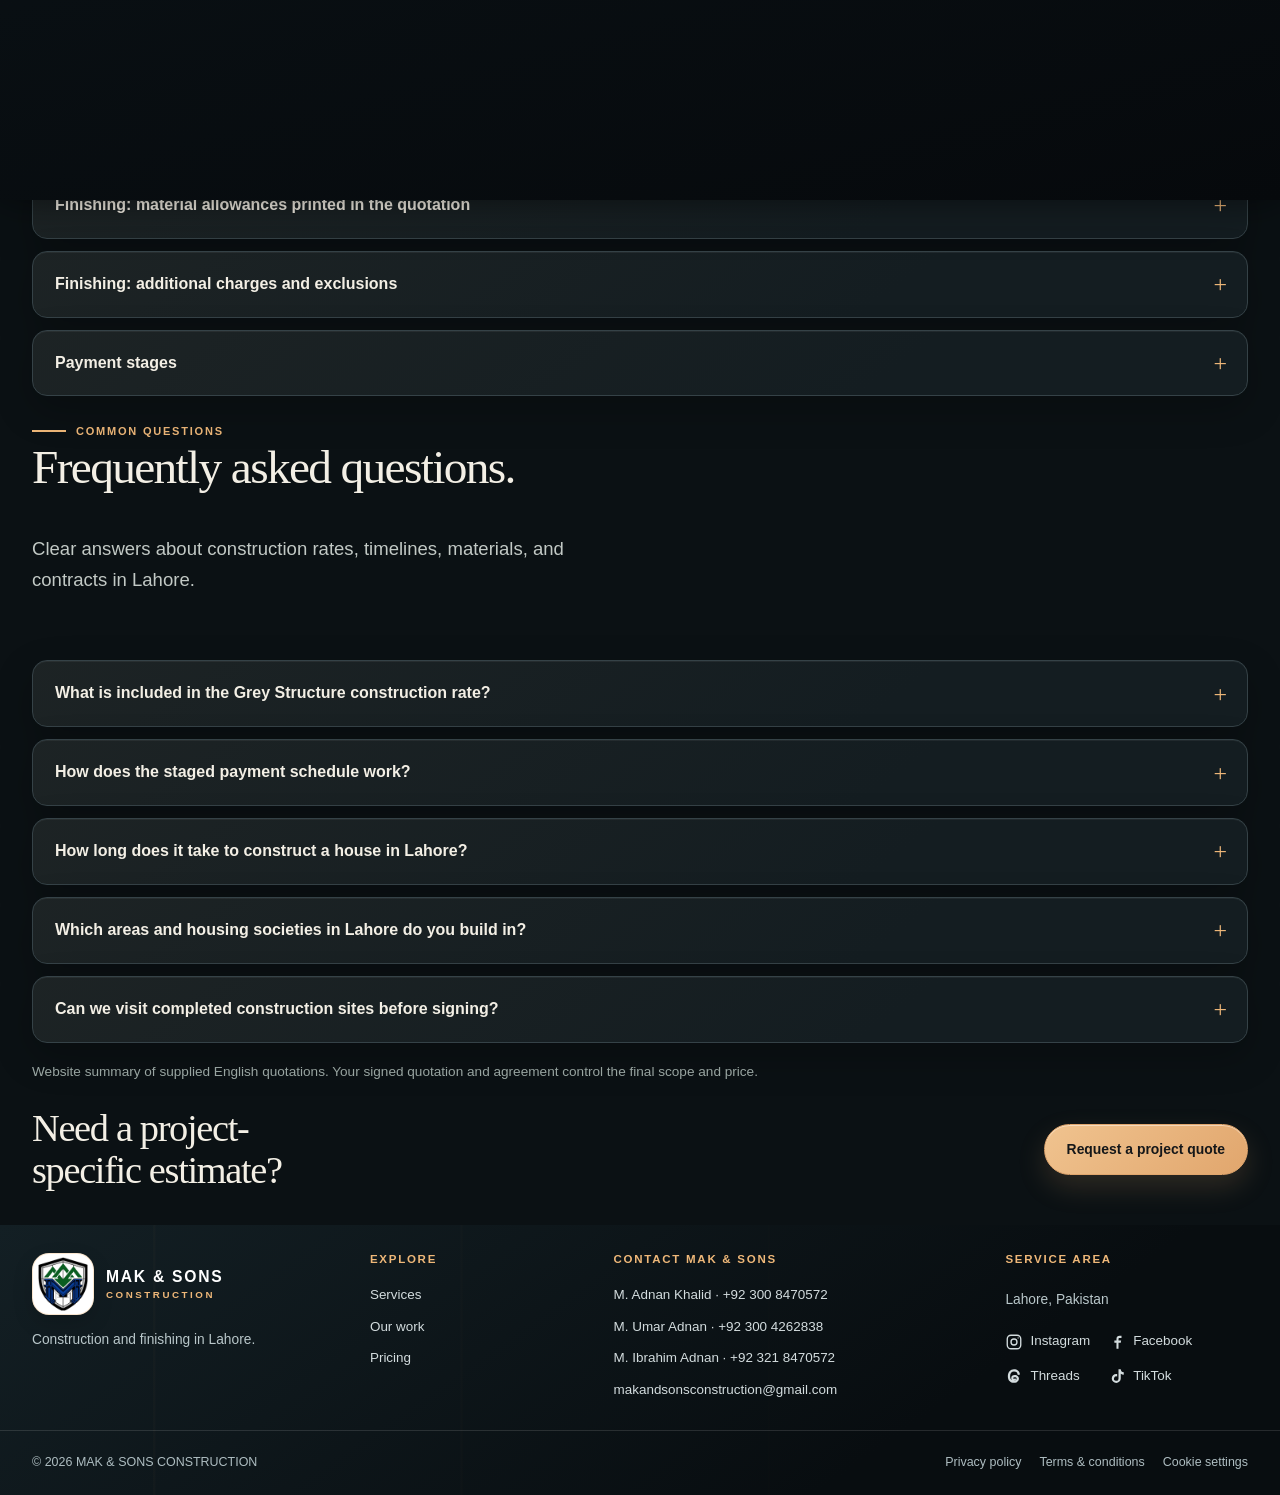
<file: pricing.html>
<!doctype html>
<html lang="en" dir="ltr" data-theme="dark" class="notranslate" translate="no"><head><meta charset="utf-8"><meta name="viewport" content="width=device-width, initial-scale=1">
  <meta name="google" content="notranslate">
  <script>try{var _t=sessionStorage.getItem("mak-theme");if(_t==="light")document.documentElement.dataset.theme="light";var _l=sessionStorage.getItem("mak-lang");if(_l==="ur"){document.documentElement.lang="ur";document.documentElement.dir="rtl";}else{document.documentElement.lang="en";document.documentElement.dir="ltr";}if(sessionStorage.getItem("mak-transition")==="active"){document.documentElement.classList.add("curtain-active");window.scrollTo(0,0);}}catch(_){}</script>
  <title>Construction Rates in Lahore | Grey Structure &amp; Finishing</title><meta name="description" content="Review quoted grey structure and finishing rates, material allowances, additional charges and exclusions.">
  <meta property="og:type" content="website"><meta property="og:site_name" content="MAK &amp; SONS CONSTRUCTION"><meta property="og:locale" content="en_PK"><meta property="og:url" content="https://mak-and-sons-construction.vercel.app/pricing.html"><meta property="og:title" content="Construction Rates in Lahore | MAK &amp; SONS"><meta property="og:description" content="Quoted rates, material allowances, extra charges and exclusions in one place."><meta property="og:image" content="https://mak-and-sons-construction.vercel.app/assets/images/og-share.jpg"><meta property="og:image:width" content="1200"><meta property="og:image:height" content="630"><meta property="og:image:alt" content="Quoted Construction and Finishing Rates - MAK & SONS Lahore"><meta name="twitter:card" content="summary_large_image"><meta name="twitter:image" content="https://mak-and-sons-construction.vercel.app/assets/images/og-share.jpg"><meta name="theme-color" content="#0b1114">
  <meta name="geo.region" content="PK-PB">
  <meta name="geo.placename" content="Lahore">
  <meta name="geo.position" content="31.3364;74.3725">
  <meta name="ICBM" content="31.3364, 74.3725">
  <link rel="canonical" href="https://mak-and-sons-construction.vercel.app/pricing.html">
  <link rel="icon" type="image/png" href="assets/images/brand/crest-transparent.png"><link rel="apple-touch-icon" href="assets/images/brand/crest-transparent.png"><link rel="manifest" href="site.webmanifest"><link rel="stylesheet" href="assets/css/site.css?v=20261025-2"><link rel="stylesheet" href="assets/css/immersive.css?v=20261025-2"><script src="assets/js/site-config.js?v=20261025-2" defer></script><script src="assets/js/site.js?v=20261025-2" defer></script><script src="assets/js/immersive.js?v=20261025-2" defer></script>
  <script type="application/ld+json">
  {
    "@context": "https://schema.org",
    "@graph": [
      {
        "@type": "BreadcrumbList",
        "itemListElement": [
          {
            "@type": "ListItem",
            "position": 1,
            "name": "Home",
            "item": "https://mak-and-sons-construction.vercel.app/"
          },
          {
            "@type": "ListItem",
            "position": 2,
            "name": "Pricing & Rates",
            "item": "https://mak-and-sons-construction.vercel.app/pricing.html"
          }
        ]
      },
      {
        "@type": "OfferCatalog",
        "name": "House Construction Rates in Lahore",
        "provider": {
          "@type": "GeneralContractor",
          "name": "MAK & SONS CONSTRUCTION",
          "url": "https://mak-and-sons-construction.vercel.app/"
        },
        "itemListElement": [
          {
            "@type": "Offer",
            "name": "Grey Structure Construction Rate",
            "price": "2950",
            "priceCurrency": "PKR",
            "description": "PKR 2,950 per sq. ft. for complete foundation, Grade 60 steel, slabs, masonry and plaster in Lahore.",
            "priceSpecification": {
              "@type": "UnitPriceSpecification",
              "price": "2950",
              "priceCurrency": "PKR",
              "unitText": "square foot"
            }
          },
          {
            "@type": "Offer",
            "name": "House Finishing Construction Rate",
            "price": "3250",
            "priceCurrency": "PKR",
            "description": "PKR 3,250 per sq. ft. for tiles, paint, woodwork, kitchen cabinetry, and sanitary fittings in Lahore.",
            "priceSpecification": {
              "@type": "UnitPriceSpecification",
              "price": "3250",
              "priceCurrency": "PKR",
              "unitText": "square foot"
            }
          }
        ]
      },
      {
        "@type": "FAQPage",
        "mainEntity": [
          {
            "@type": "Question",
            "name": "What is included in the Grey Structure construction rate?",
            "acceptedAnswer": {
              "@type": "Answer",
              "text": "The PKR 2,950 per sq. ft. rate includes foundation excavation, first-class brick masonry, Grade 60 steel framework, concrete slabs, wall plaster, and concealed electrical and sanitary piping using certified brand materials such as Mughal/Madinah steel and Bestway/Lucky cement."
            }
          },
          {
            "@type": "Question",
            "name": "How does the staged payment schedule work?",
            "acceptedAnswer": {
              "@type": "Answer",
              "text": "Work begins with a small initial advance (3% for grey structure, 15% for finishing). Subsequent payments are divided into transparent construction milestones (DPC, ground floor slab, first floor slab, plaster, and handover) and are only released after on-site verification of completed work."
            }
          },
          {
            "@type": "Question",
            "name": "How long does it take to construct a house in Lahore?",
            "acceptedAnswer": {
              "@type": "Answer",
              "text": "A typical 5 Marla to 10 Marla house takes approximately 4 to 6 months for complete grey structure construction, and an additional 3 to 4 months for luxury interior finishing, depending on architectural complexity and weather conditions."
            }
          },
          {
            "@type": "Question",
            "name": "Which areas and housing societies in Lahore do you build in?",
            "acceptedAnswer": {
              "@type": "Answer",
              "text": "MAK & SONS undertakes construction projects across Lahore including Central Park Housing Scheme, Rehan Garden, DHA Lahore (all phases & Rahbar), Bahria Town, Lake City, and surrounding residential societies."
            }
          },
          {
            "@type": "Question",
            "name": "Can we visit completed construction sites before signing?",
            "acceptedAnswer": {
              "@type": "Answer",
              "text": "Yes. We actively invite prospective clients to visit our completed homes in Central Park and Rehan Garden so you can examine the structural solidity, masonry, woodwork, and finishing quality in person before making any commitment."
            }
          }
        ]
      }
    ]
  }
  </script>
  <!-- Google tag (gtag.js) -->
  <script async src="https://www.googletagmanager.com/gtag/js?id=G-310REEBEHY"></script>
  <script>
    window.dataLayer = window.dataLayer || [];
    function gtag(){dataLayer.push(arguments);}
    gtag('consent', 'default', {
      'analytics_storage': 'denied',
      'ad_storage': 'denied',
      'wait_for_update': 500
    });
    gtag('js', new Date());
    gtag('config', 'G-310REEBEHY');
  </script>
</head>
<body data-page="pricing" data-title-key="meta.pricing" data-description-key="desc.pricing"><div class="page-curtain" aria-hidden="true"><div class="curtain-brand"><img src="/assets/images/brand/crest-transparent.png" alt="" width="128" height="128"><span class="curtain-brand-name">MAK &amp; SONS</span></div></div><a class="skip-link" href="#main" data-i18n="a11y.skip">Skip to content</a><header class="site-header" data-site-header></header><main id="main">
  <section class="page-hero has-ambient-video" data-ambient-host><div class="ambient-video-layer" aria-hidden="true"><video class="ambient-video" autoplay muted loop playsinline preload="none"><source data-ambient-src="https://d8j0ntlcm91z4.cloudfront.net/user_38xzZboKViGWJOttwIXH07lWA1P/hf_20260723_145606_ab143199-b593-4941-bb1b-9afca215416b.mp4" type="video/mp4"></video><div class="ambient-video-shade"></div></div><div class="container page-hero-grid"><div><span class="eyebrow" data-i18n="pricing.eyebrow">Rates from the quotations</span><h1 data-i18n="pricing.title">Construction and finishing rates.</h1></div><p data-i18n="pricing.intro">These rates are per square foot and are taken from the current quotations. Confirm measurements, material selections and project scope with the team before work begins.</p></div></section>
  <section class="page-content"><div class="container">
    <div class="pricing-cards">
      <article class="pricing-card" id="grey-rate"><span class="eyebrow" data-i18n="pricing.grey">Grey structure</span><p class="price">PKR 2,950</p><span class="unit" data-i18n="ui.perSqft">per sq. ft.</span><p class="muted" data-i18n="pricing.greyDesc">Quoted rate for the listed grey-structure scope.</p><ul><li data-i18n="pricing.greyPoint1">Foundation, masonry, slabs and wall plaster</li><li data-i18n="pricing.greyPoint2">Concealed electrical and sanitary piping</li><li data-i18n="pricing.greyPoint3">Roof parapets and waterproofing with marble</li></ul><div class="pricing-card-footer"><div class="quotation-download-widget" data-doc-widget><button class="button button-secondary download-toggle-btn" type="button" aria-expanded="false" data-doc-toggle><svg viewBox="0 0 20 20" fill="currentColor" width="16" height="16" aria-hidden="true"><path d="M10.75 2.75a.75.75 0 00-1.5 0v8.614L6.295 8.235a.75.75 0 10-1.09 1.03l4.25 4.5a.75.75 0 001.09 0l4.25-4.5a.75.75 0 00-1.09-1.03l-2.955 3.129V2.75z"/><path d="M3.5 12.75a.75.75 0 00-1.5 0v2.5A2.75 2.75 0 004.75 18h10.5A2.75 2.75 0 0018 15.25v-2.5a.75.75 0 00-1.5 0v2.5c0 .69-.56 1.25-1.25 1.25H4.75c-.69 0-1.25-.56-1.25-1.25v-2.5z"/></svg><span data-i18n="pricing.downloadQuotation">Download Quotation (PDF)</span><svg class="dropdown-chevron" viewBox="0 0 20 20" fill="currentColor" width="14" height="14" aria-hidden="true"><path fill-rule="evenodd" d="M5.23 7.21a.75.75 0 011.06.02L10 11.168l3.71-3.938a.75.75 0 111.08 1.04l-4.25 4.5a.75.75 0 01-1.08 0l-4.25-4.5a.75.75 0 01.02-1.06z" clip-rule="evenodd"/></svg></button><div class="download-expand-drawer" data-doc-drawer aria-hidden="true"><div class="download-drawer-inner"><div class="download-pill-group"><a class="button button-secondary download-action-btn" href="assets/docs/MAK-and-SONS-Gray-Structure-Quotation-English.pdf" download="MAK-and-SONS-Gray-Structure-Quotation-English.pdf" target="_blank" rel="noopener noreferrer"><svg viewBox="0 0 20 20" fill="currentColor" width="15" height="15" aria-hidden="true"><path d="M10.75 2.75a.75.75 0 00-1.5 0v8.614L6.295 8.235a.75.75 0 10-1.09 1.03l4.25 4.5a.75.75 0 001.09 0l4.25-4.5a.75.75 0 00-1.09-1.03l-2.955 3.129V2.75z"/><path d="M3.5 12.75a.75.75 0 00-1.5 0v2.5A2.75 2.75 0 004.75 18h10.5A2.75 2.75 0 0018 15.25v-2.5a.75.75 0 00-1.5 0v2.5c0 .69-.56 1.25-1.25 1.25H4.75c-.69 0-1.25-.56-1.25-1.25v-2.5z"/></svg><span data-i18n="pricing.btnEnglish">English (PDF)</span></a><a class="button button-secondary download-action-btn" href="assets/docs/MAK-and-SONS-Gray-Structure-Quotation-Urdu.pdf" download="MAK-and-SONS-Gray-Structure-Quotation-Urdu.pdf" target="_blank" rel="noopener noreferrer"><svg viewBox="0 0 20 20" fill="currentColor" width="15" height="15" aria-hidden="true"><path d="M10.75 2.75a.75.75 0 00-1.5 0v8.614L6.295 8.235a.75.75 0 10-1.09 1.03l4.25 4.5a.75.75 0 001.09 0l4.25-4.5a.75.75 0 00-1.09-1.03l-2.955 3.129V2.75z"/><path d="M3.5 12.75a.75.75 0 00-1.5 0v2.5A2.75 2.75 0 004.75 18h10.5A2.75 2.75 0 0018 15.25v-2.5a.75.75 0 00-1.5 0v2.5c0 .69-.56 1.25-1.25 1.25H4.75c-.69 0-1.25-.56-1.25-1.25v-2.5z"/></svg><span data-i18n="pricing.btnUrdu">اردو (PDF)</span></a></div></div></div></div></div></article>
      <article class="pricing-card" id="finish-rate"><span class="eyebrow" data-i18n="pricing.finishing">Finishing</span><p class="price">PKR 3,250</p><span class="unit" data-i18n="ui.perSqft">per sq. ft.</span><p class="muted" data-i18n="pricing.finishDesc">Quoted rate for the listed finishing scope after grey structure.</p><ul><li data-i18n="pricing.finishPoint1">Tiles, paint and ceiling sealing</li><li data-i18n="pricing.finishPoint2">Kitchen and wardrobe woodwork within allowances</li><li data-i18n="pricing.finishPoint3">Doors, selected lights, aluminium and sanitary fixtures</li></ul><div class="pricing-card-footer"><div class="quotation-download-widget" data-doc-widget><button class="button button-secondary download-toggle-btn" type="button" aria-expanded="false" data-doc-toggle><svg viewBox="0 0 20 20" fill="currentColor" width="16" height="16" aria-hidden="true"><path d="M10.75 2.75a.75.75 0 00-1.5 0v8.614L6.295 8.235a.75.75 0 10-1.09 1.03l4.25 4.5a.75.75 0 001.09 0l4.25-4.5a.75.75 0 00-1.09-1.03l-2.955 3.129V2.75z"/><path d="M3.5 12.75a.75.75 0 00-1.5 0v2.5A2.75 2.75 0 004.75 18h10.5A2.75 2.75 0 0018 15.25v-2.5a.75.75 0 00-1.5 0v2.5c0 .69-.56 1.25-1.25 1.25H4.75c-.69 0-1.25-.56-1.25-1.25v-2.5z"/></svg><span data-i18n="pricing.downloadQuotation">Download Quotation (PDF)</span><svg class="dropdown-chevron" viewBox="0 0 20 20" fill="currentColor" width="14" height="14" aria-hidden="true"><path fill-rule="evenodd" d="M5.23 7.21a.75.75 0 011.06.02L10 11.168l3.71-3.938a.75.75 0 111.08 1.04l-4.25 4.5a.75.75 0 01-1.08 0l-4.25-4.5a.75.75 0 01.02-1.06z" clip-rule="evenodd"/></svg></button><div class="download-expand-drawer" data-doc-drawer aria-hidden="true"><div class="download-drawer-inner"><div class="download-pill-group"><a class="button button-secondary download-action-btn" href="assets/docs/MAK-and-SONS-Finishing-Quotation-English.pdf" download="MAK-and-SONS-Finishing-Quotation-English.pdf" target="_blank" rel="noopener noreferrer"><svg viewBox="0 0 20 20" fill="currentColor" width="15" height="15" aria-hidden="true"><path d="M10.75 2.75a.75.75 0 00-1.5 0v8.614L6.295 8.235a.75.75 0 10-1.09 1.03l4.25 4.5a.75.75 0 001.09 0l4.25-4.5a.75.75 0 00-1.09-1.03l-2.955 3.129V2.75z"/><path d="M3.5 12.75a.75.75 0 00-1.5 0v2.5A2.75 2.75 0 004.75 18h10.5A2.75 2.75 0 0018 15.25v-2.5a.75.75 0 00-1.5 0v2.5c0 .69-.56 1.25-1.25 1.25H4.75c-.69 0-1.25-.56-1.25-1.25v-2.5z"/></svg><span data-i18n="pricing.btnEnglish">English (PDF)</span></a><a class="button button-secondary download-action-btn" href="assets/docs/MAK-and-SONS-Finishing-Quotation-Urdu.pdf" download="MAK-and-SONS-Finishing-Quotation-Urdu.pdf" target="_blank" rel="noopener noreferrer"><svg viewBox="0 0 20 20" fill="currentColor" width="15" height="15" aria-hidden="true"><path d="M10.75 2.75a.75.75 0 00-1.5 0v8.614L6.295 8.235a.75.75 0 10-1.09 1.03l4.25 4.5a.75.75 0 001.09 0l4.25-4.5a.75.75 0 00-1.09-1.03l-2.955 3.129V2.75z"/><path d="M3.5 12.75a.75.75 0 00-1.5 0v2.5A2.75 2.75 0 004.75 18h10.5A2.75 2.75 0 0018 15.25v-2.5a.75.75 0 00-1.5 0v2.5c0 .69-.56 1.25-1.25 1.25H4.75c-.69 0-1.25-.56-1.25-1.25v-2.5z"/></svg><span data-i18n="pricing.btnUrdu">اردو (PDF)</span></a></div></div></div></div></div></article></div>
    <p class="notice rate-disclaimer"><strong data-i18n="pricing.noteTitle">Please note:</strong> <span data-i18n="pricing.noteText">The quotation describes these as approximate project rates and gives an approximate four-month timeline. Confirm measurement, specifications, start date and timeline in your signed agreement. No quotation date was used to verify current market rates.</span></p>
    <div class="section-tight"><span class="eyebrow" data-i18n="pricing.detailsEyebrow">Before you compare</span><h2 data-i18n="pricing.detailsTitle">Allowances, additional charges and exclusions.</h2><p class="lead" data-i18n="pricing.detailsIntro">The items below are transcribed from the quotations. Confirm the current amount and the final material selection with MAK &amp; SONS before contracting.</p></div>
    <div class="details-list">
      <details open><summary data-i18n="pricing.greyExtraTitle">Grey structure: additional charges and exclusions</summary><div class="details-body"><ul class="allowance-grid"><li><strong data-i18n="pricing.basement">Basement</strong><span data-i18n="pricing.amount.basement">PKR 1,200 per sq. ft. additional</span></li><li><strong data-i18n="pricing.single">Single-storey construction</strong><span data-i18n="pricing.amount.single">PKR 600 per sq. ft. additional</span></li><li><strong data-i18n="pricing.plinth">Plinth beam</strong><span data-i18n="pricing.amount.plinth">PKR 175 per sq. ft.; PKR 350 for single-storey</span></li><li><strong data-i18n="pricing.depth">Deep plot</strong><span data-i18n="pricing.amount.depth">PKR 75 per sq. ft. extra; PKR 150 for single-storey</span></li><li><strong data-i18n="pricing.termites">Ground-floor termite spray</strong><span data-i18n="pricing.ownerResponsibility">Owner’s responsibility</span></li><li><strong data-i18n="pricing.ceiling">Under-ceiling plaster</strong><span data-i18n="pricing.excluded">Not included</span></li><li><strong data-i18n="pricing.safety">Safety grill</strong><span data-i18n="pricing.excluded">Not included</span></li><li><strong data-i18n="pricing.outside">Work outside scope</strong><span data-i18n="pricing.separate">Charged separately</span></li><li><strong data-i18n="pricing.shades">Shades and pergolas</strong><span data-i18n="pricing.coveredMeasure">Added to covered-area measurement</span></li><li><strong data-i18n="pricing.tanks">Water tank</strong><span data-i18n="pricing.doubleMeasure">Included with double measurement</span></li></ul><p data-i18n="pricing.grayOther">Gate preparation is the owner’s responsibility; installation is by the contractor. All roofs are measured. The quotation says work begins with a 3% advance and includes a free map draft upon contract agreement.</p></div></details>
      <details><summary data-i18n="pricing.materialTitle">Finishing: material allowances printed in the quotation</summary><div class="details-body"><ul class="allowance-grid"><li><strong data-i18n="pricing.windows">Windows</strong><span data-i18n="pricing.amount.windows">Up to PKR 25,000</span></li><li><strong data-i18n="pricing.floorTiles">Floor tiles, 2 × 4 ft</strong><span data-i18n="pricing.amount.floorTiles">PKR 2,100 per sq. metre</span></li><li><strong data-i18n="pricing.wallTiles">Washroom and kitchen wall tiles</strong><span data-i18n="pricing.amount.wallTiles">PKR 1,800 per sq. metre</span></li><li><strong data-i18n="pricing.garageTiles">Street and garage tiles</strong><span data-i18n="pricing.amount.garageTiles">PKR 1,600 per sq. metre</span></li><li><strong data-i18n="pricing.stairMarble">Staircase marble</strong><span data-i18n="pricing.amount.stairMarble">PKR 650 per running foot</span></li><li><strong data-i18n="pricing.kitchenMarble">Kitchen slab marble</strong><span data-i18n="pricing.amount.kitchenMarble">PKR 750 per running foot</span></li><li><strong data-i18n="pricing.railings">Stair railing and terrace grill</strong><span data-i18n="pricing.amount.railings">PKR 1,200 per running foot</span></li><li><strong data-i18n="pricing.groundDoors">Ground-floor doors</strong><span data-i18n="pricing.amount.groundDoors">PKR 7,000 per CFT for stated wood and polish</span></li><li><strong data-i18n="pricing.cupboards">Kitchen cupboards</strong><span data-i18n="pricing.amount.cupboards">PKR 9,000 per sheet</span></li><li><strong data-i18n="pricing.wardrobes">Wardrobe board with finishing</strong><span data-i18n="pricing.amount.wardrobes">PKR 6,500</span></li><li><strong data-i18n="pricing.doors">Doors and hardware</strong><span data-i18n="pricing.amount.doors">PKR 10,000 each; hardware/remaining work PKR 3,000</span></li><li><strong data-i18n="pricing.lights">LED / fancy lights</strong><span data-i18n="pricing.amount.lights">PKR 200 / light; fancy lights PKR 2,500</span></li><li><strong data-i18n="pricing.switches">Switch board and plates</strong><span data-i18n="pricing.amount.switches">PKR 1,200</span></li><li><strong data-i18n="pricing.pillarLights">Gate pillar lights (pair)</strong><span data-i18n="pricing.amount.pillarLights">PKR 6,000</span></li><li><strong data-i18n="pricing.frontLights">Front elevation lights</strong><span data-i18n="pricing.amount.frontLights">PKR 2,000 each</span></li><li><strong data-i18n="pricing.mirror">Washroom mirror</strong><span data-i18n="pricing.amount.mirror">PKR 15,000</span></li><li><strong data-i18n="pricing.basin">Wash basin</strong><span data-i18n="pricing.amount.basin">PKR 8,000 per set</span></li><li><strong data-i18n="pricing.sink">Kitchen sink</strong><span data-i18n="pricing.amount.sink">PKR 8,000 per set</span></li><li><strong data-i18n="pricing.wc">WC</strong><span data-i18n="pricing.amount.wc">PKR 3,000 per set</span></li><li><strong data-i18n="pricing.washFloor">Washroom floor (shower and vanity areas)</strong><span data-i18n="pricing.amount.washFloor">PKR 30,000 per set</span></li></ul></div></details>
      <details><summary data-i18n="pricing.finishExtraTitle">Finishing: additional charges and exclusions</summary><div class="details-body"><ul><li data-i18n="pricing.tax">Government taxes are not included.</li><li data-i18n="pricing.plot">Expenses related to the plot are the owner’s responsibility.</li><li data-i18n="pricing.appliances">Fans, exhaust fans, mixers, geysers and other appliances are not included.</li><li data-i18n="pricing.frontTiles">Front-elevation tiles are charged separately.</li><li data-i18n="pricing.nonCovered">Work for non-covered areas is not included.</li><li data-i18n="pricing.shadesExtra">Lintel shades, pergolas and similar items are charged separately.</li><li data-i18n="pricing.extraWork">Any work outside the agreed scope is charged separately.</li><li data-i18n="pricing.sequence">Finishing work starts after completion of the grey structure.</li></ul></div></details>
      <details><summary data-i18n="pricing.scheduleTitle">Payment stages</summary><div class="details-body"><p data-i18n="pricing.scheduleIntro">Both quotation documents include staged payment schedules that total 100%. The stage percentages are tied to construction milestones; ask for the latest signed schedule before making a payment.</p><p data-i18n="pricing.scheduleGray">Grey structure starts with a 3% advance, followed by staged payments for excavation, lean/PCC, DPC, brickwork, slabs, plaster, raw floors, exterior work and completion.</p><p data-i18n="pricing.scheduleFinish">Finishing has its own milestone schedule, beginning with a 15% advance in the finishing quotation.</p></div></details>
    </div>
    <div class="section-tight"><span class="eyebrow" data-i18n="pricing.faqEyebrow">Common questions</span><h2 data-i18n="pricing.faqTitle">Frequently asked questions.</h2><p class="lead" data-i18n="pricing.faqIntro">Clear answers about construction rates, timelines, materials, and contracts in Lahore.</p></div>
    <div class="details-list faq-list">
      <details><summary data-i18n="pricing.faqQ1">What is included in the Grey Structure construction rate?</summary><div class="details-body"><p data-i18n="pricing.faqA1">The PKR 2,950 per sq. ft. rate includes foundation excavation, first-class brick masonry, Grade 60 steel framework, concrete slabs, wall plaster, and concealed electrical and sanitary piping using certified brand materials such as Mughal/Madinah steel and Bestway/Lucky cement.</p></div></details>
      <details><summary data-i18n="pricing.faqQ2">How does the staged payment schedule work?</summary><div class="details-body"><p data-i18n="pricing.faqA2">Work begins with a small initial advance (3% for grey structure, 15% for finishing). Subsequent payments are divided into transparent construction milestones (DPC, ground floor slab, first floor slab, plaster, and handover) and are only released after on-site verification of completed work.</p></div></details>
      <details><summary data-i18n="pricing.faqQ3">How long does it take to construct a house in Lahore?</summary><div class="details-body"><p data-i18n="pricing.faqA3">A typical 5 Marla to 10 Marla house takes approximately 4 to 6 months for complete grey structure construction, and an additional 3 to 4 months for luxury interior finishing, depending on architectural complexity and weather conditions.</p></div></details>
      <details><summary data-i18n="pricing.faqQ4">Which areas and housing societies in Lahore do you build in?</summary><div class="details-body"><p data-i18n="pricing.faqA4">MAK &amp; SONS undertakes construction projects across Lahore including Central Park Housing Scheme, Rehan Garden, DHA Lahore (all phases &amp; Rahbar), Bahria Town, Lake City, and surrounding residential societies.</p></div></details>
      <details><summary data-i18n="pricing.faqQ5">Can we visit completed construction sites before signing?</summary><div class="details-body"><p data-i18n="pricing.faqA5">Yes. We actively invite prospective clients to visit our completed homes in Central Park and Rehan Garden so you can examine the structural solidity, masonry, woodwork, and finishing quality in person before making any commitment.</p></div></details>
    </div>
    <p class="legal-note" data-i18n="pricing.sourceNote">Website summary of supplied English quotations. Your signed quotation and agreement control the final scope and price.</p>
    <div class="closing-cta"><h2 data-i18n="pricing.ctaTitle">Need a project-specific estimate?</h2><a class="button" href="contact.html" data-i18n="ui.requestQuote">Request a project quote</a></div>
  </div></section>
</main><footer class="site-footer" data-site-footer></footer>
<div class="cookie-banner" role="dialog" aria-labelledby="cookie-title" aria-describedby="cookie-body" tabindex="-1" data-cookie-banner hidden><button class="cookie-close" type="button" data-cookie-close data-i18n-aria="cookie.close" aria-label="Close">×</button><h2 id="cookie-title" data-i18n="cookie.title"></h2><p id="cookie-body" data-i18n="cookie.body"></p><p class="cookie-more" data-i18n="cookie.more"></p><div class="cookie-actions"><button class="button" type="button" data-cookie-accept data-i18n="cookie.accept"></button><button class="button button-secondary" type="button" data-cookie-reject data-i18n="cookie.reject"></button></div></div></body></html>
</file>
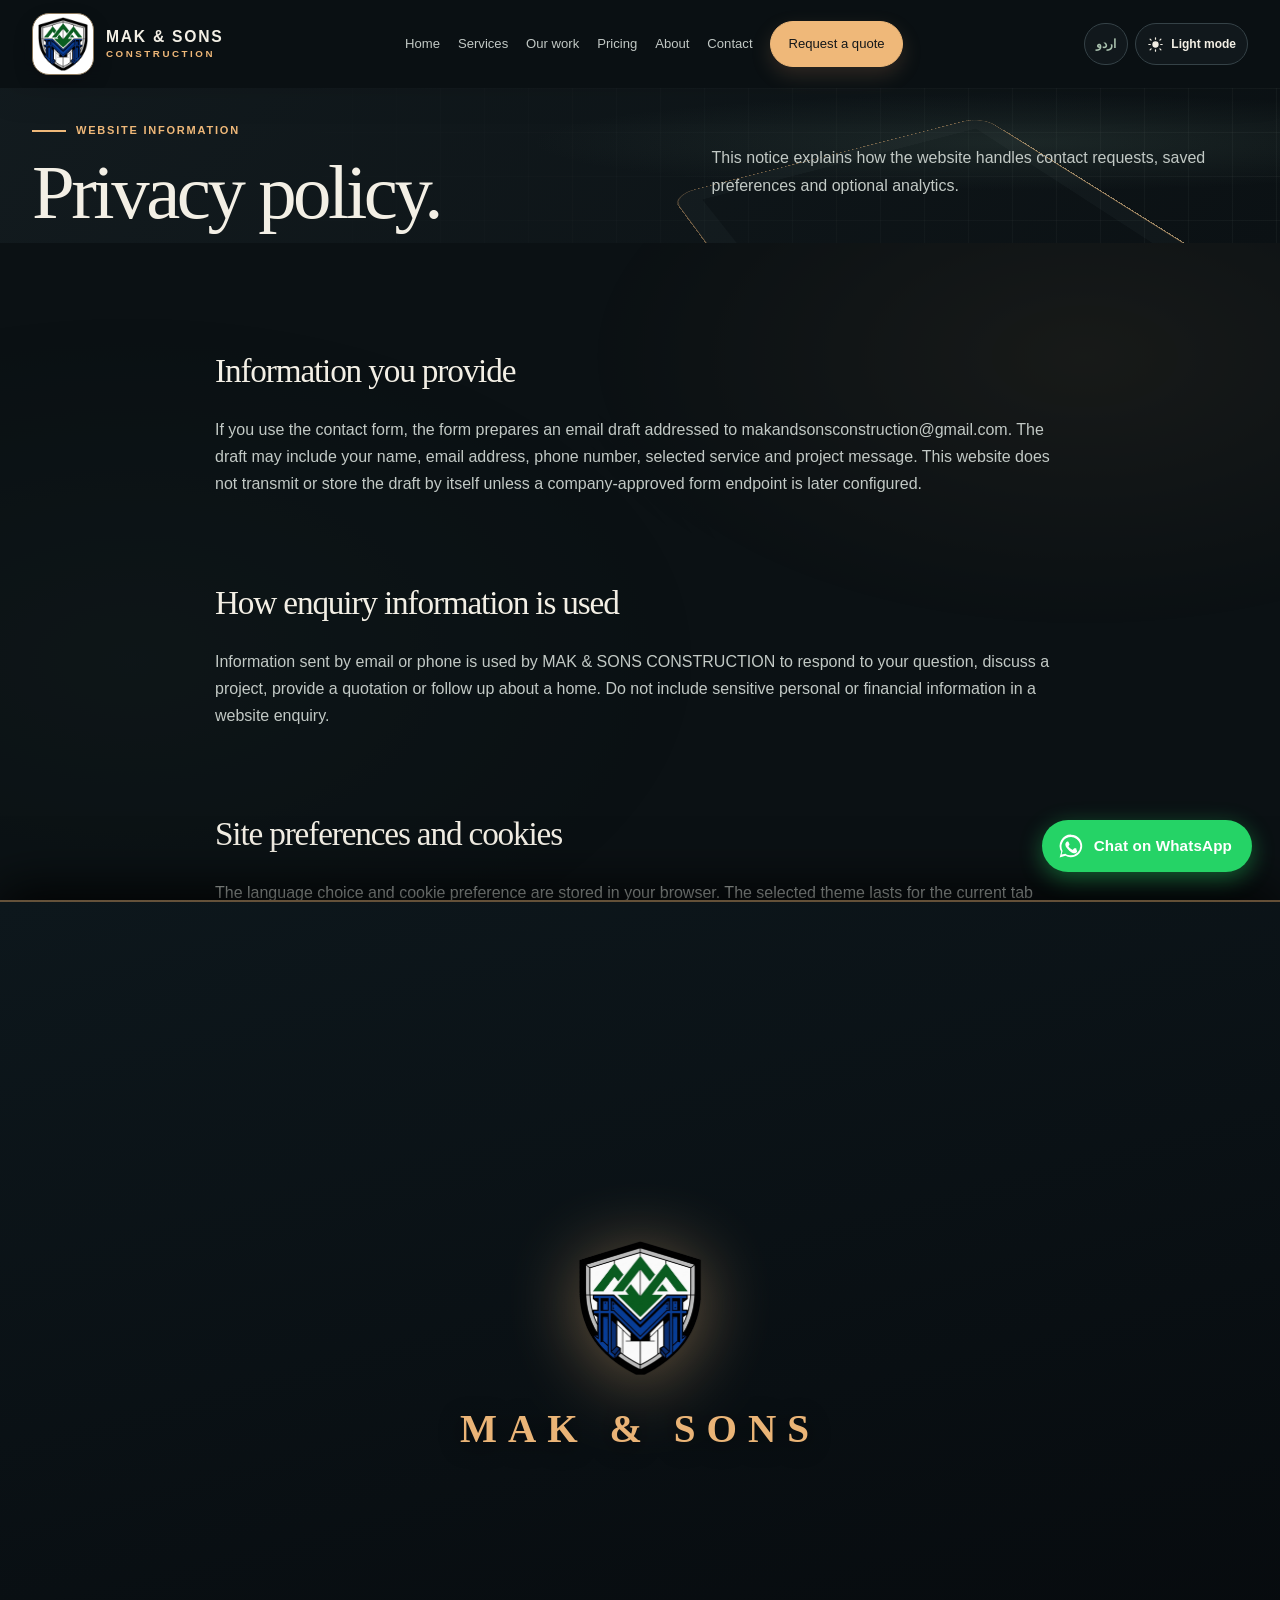
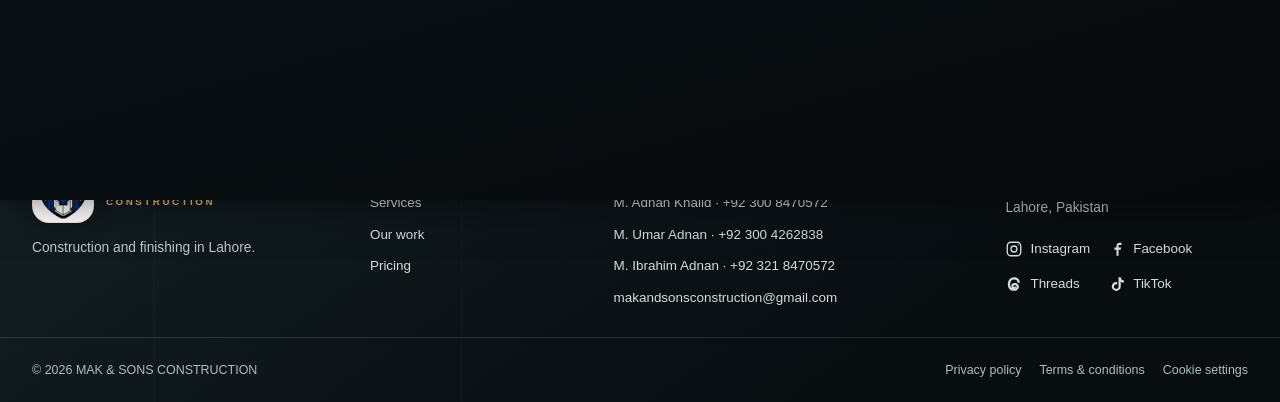
<file: privacy.html>
<!doctype html>
<html lang="en" dir="ltr" data-theme="dark" class="notranslate" translate="no"><head><meta charset="utf-8"><meta name="viewport" content="width=device-width, initial-scale=1">
  <meta name="google" content="notranslate">
  <script>try{var _t=sessionStorage.getItem("mak-theme");if(_t==="light")document.documentElement.dataset.theme="light";var _l=sessionStorage.getItem("mak-lang");if(_l==="ur"){document.documentElement.lang="ur";document.documentElement.dir="rtl";}else{document.documentElement.lang="en";document.documentElement.dir="ltr";}if(sessionStorage.getItem("mak-transition")==="active"){document.documentElement.classList.add("curtain-active");window.scrollTo(0,0);}}catch(_){}</script>
  <title>Privacy Policy | MAK &amp; SONS CONSTRUCTION</title><meta name="description" content="Read the website privacy policy for MAK &amp; SONS CONSTRUCTION.">
  <meta property="og:type" content="website"><meta property="og:site_name" content="MAK &amp; SONS CONSTRUCTION"><meta property="og:locale" content="en_PK"><meta property="og:url" content="https://mak-and-sons-construction.vercel.app/privacy.html"><meta property="og:title" content="Privacy Policy | MAK &amp; SONS"><meta property="og:description" content="How this website handles contact details, preferences and optional analytics."><meta property="og:image" content="https://mak-and-sons-construction.vercel.app/assets/images/og-share.jpg"><meta property="og:image:width" content="1200"><meta property="og:image:height" content="630"><meta property="og:image:alt" content="MAK & SONS Construction Privacy Policy"><meta name="twitter:card" content="summary_large_image"><meta name="twitter:image" content="https://mak-and-sons-construction.vercel.app/assets/images/og-share.jpg"><meta name="theme-color" content="#0b1114">
  <meta name="geo.region" content="PK-PB">
  <meta name="geo.placename" content="Lahore">
  <meta name="geo.position" content="31.3364;74.3725">
  <meta name="ICBM" content="31.3364, 74.3725">
  <link rel="canonical" href="https://mak-and-sons-construction.vercel.app/privacy.html">
  <script type="application/ld+json">
  {
    "@context": "https://schema.org",
    "@type": "BreadcrumbList",
    "itemListElement": [
      {
        "@type": "ListItem",
        "position": 1,
        "name": "Home",
        "item": "https://mak-and-sons-construction.vercel.app/"
      },
      {
        "@type": "ListItem",
        "position": 2,
        "name": "Privacy Policy",
        "item": "https://mak-and-sons-construction.vercel.app/privacy.html"
      }
    ]
  }
  </script>
  <link rel="icon" type="image/png" href="assets/images/brand/crest-transparent.png"><link rel="apple-touch-icon" href="assets/images/brand/crest-transparent.png"><link rel="manifest" href="site.webmanifest"><link rel="stylesheet" href="assets/css/site.css?v=20261025-2"><link rel="stylesheet" href="assets/css/immersive.css?v=20261025-2"><script src="assets/js/site-config.js?v=20261025-2" defer></script><script src="assets/js/site.js?v=20261025-2" defer></script><script src="assets/js/immersive.js?v=20261025-2" defer></script>
  <!-- Google tag (gtag.js) -->
  <script async src="https://www.googletagmanager.com/gtag/js?id=G-310REEBEHY"></script>
  <script>
    window.dataLayer = window.dataLayer || [];
    function gtag(){dataLayer.push(arguments);}
    gtag('consent', 'default', {
      'analytics_storage': 'denied',
      'ad_storage': 'denied',
      'wait_for_update': 500
    });
    gtag('js', new Date());
    gtag('config', 'G-310REEBEHY');
  </script>
</head>
<body data-page="privacy" data-title-key="meta.privacy" data-description-key="desc.legal"><div class="page-curtain" aria-hidden="true"><div class="curtain-brand"><img src="/assets/images/brand/crest-transparent.png" alt="" width="128" height="128"><span class="curtain-brand-name">MAK &amp; SONS</span></div></div><a class="skip-link" href="#main" data-i18n="a11y.skip">Skip to content</a><header class="site-header" data-site-header></header><main id="main">
  <section class="page-hero"><div class="container page-hero-grid"><div><span class="eyebrow" data-i18n="privacy.eyebrow">Website information</span><h1 data-i18n="privacy.title">Privacy policy.</h1></div><p data-i18n="privacy.intro">This notice explains how the website handles contact requests, saved preferences and optional analytics.</p></div></section>
  <section class="page-content"><div class="container prose">
    <h2 data-i18n="privacy.collectTitle">Information you provide</h2><p data-i18n="privacy.collectText">If you use the contact form, the form prepares an email draft addressed to makandsonsconstruction@gmail.com. The draft may include your name, email address, phone number, selected service and project message. This website does not transmit or store the draft by itself unless a company-approved form endpoint is later configured.</p>
    <h2 data-i18n="privacy.useTitle">How enquiry information is used</h2><p data-i18n="privacy.useText">Information sent by email or phone is used by MAK &amp; SONS CONSTRUCTION to respond to your question, discuss a project, provide a quotation or follow up about a home. Do not include sensitive personal or financial information in a website enquiry.</p>
    <h2 data-i18n="privacy.storageTitle">Site preferences and cookies</h2><p data-i18n="privacy.storageText">The language choice and cookie preference are stored in your browser. The selected theme lasts for the current tab session. Essential site functions do not require advertising cookies. Optional analytics remain off unless you allow them in the cookie banner.</p>
    <h2 data-i18n="privacy.analyticsTitle">Analytics</h2><p data-i18n="privacy.analyticsText">This site can use Vercel Web Analytics to count page views, and Google Analytics if the company configures a measurement ID. Neither one is loaded unless you choose “Allow analytics” in the cookie banner. Vercel Web Analytics does not use cookies and does not follow you across other websites. If Google Analytics is enabled, Google may collect usage and device information under the settings for that property.</p>
    <h2 data-i18n="privacy.thirdTitle">Third-party links and content</h2><p data-i18n="privacy.thirdText">This website links to social media platforms. Those platforms have their own privacy terms and may collect information when you visit them. The moving background on some pages is a video file served from a third-party content delivery network (cloudfront.net), so your IP address and browser details reach that provider when a background video loads.</p>
    <h2 data-i18n="privacy.rightsTitle">Questions and requests</h2><p data-i18n="privacy.rightsText">For questions about information you have sent to the company, email <a href="mailto:makandsonsconstruction@gmail.com">makandsonsconstruction@gmail.com</a> or call one of the numbers on the contact page.</p>
    <p class="legal-note" data-i18n="privacy.updated">Last updated: September 2026.</p>
  </div></section>
</main><footer class="site-footer" data-site-footer></footer>
<div class="cookie-banner" role="dialog" aria-labelledby="cookie-title" aria-describedby="cookie-body" tabindex="-1" data-cookie-banner hidden><button class="cookie-close" type="button" data-cookie-close data-i18n-aria="cookie.close" aria-label="Close">×</button><h2 id="cookie-title" data-i18n="cookie.title"></h2><p id="cookie-body" data-i18n="cookie.body"></p><p class="cookie-more" data-i18n="cookie.more"></p><div class="cookie-actions"><button class="button" type="button" data-cookie-accept data-i18n="cookie.accept"></button><button class="button button-secondary" type="button" data-cookie-reject data-i18n="cookie.reject"></button></div></div></body></html>
</file>
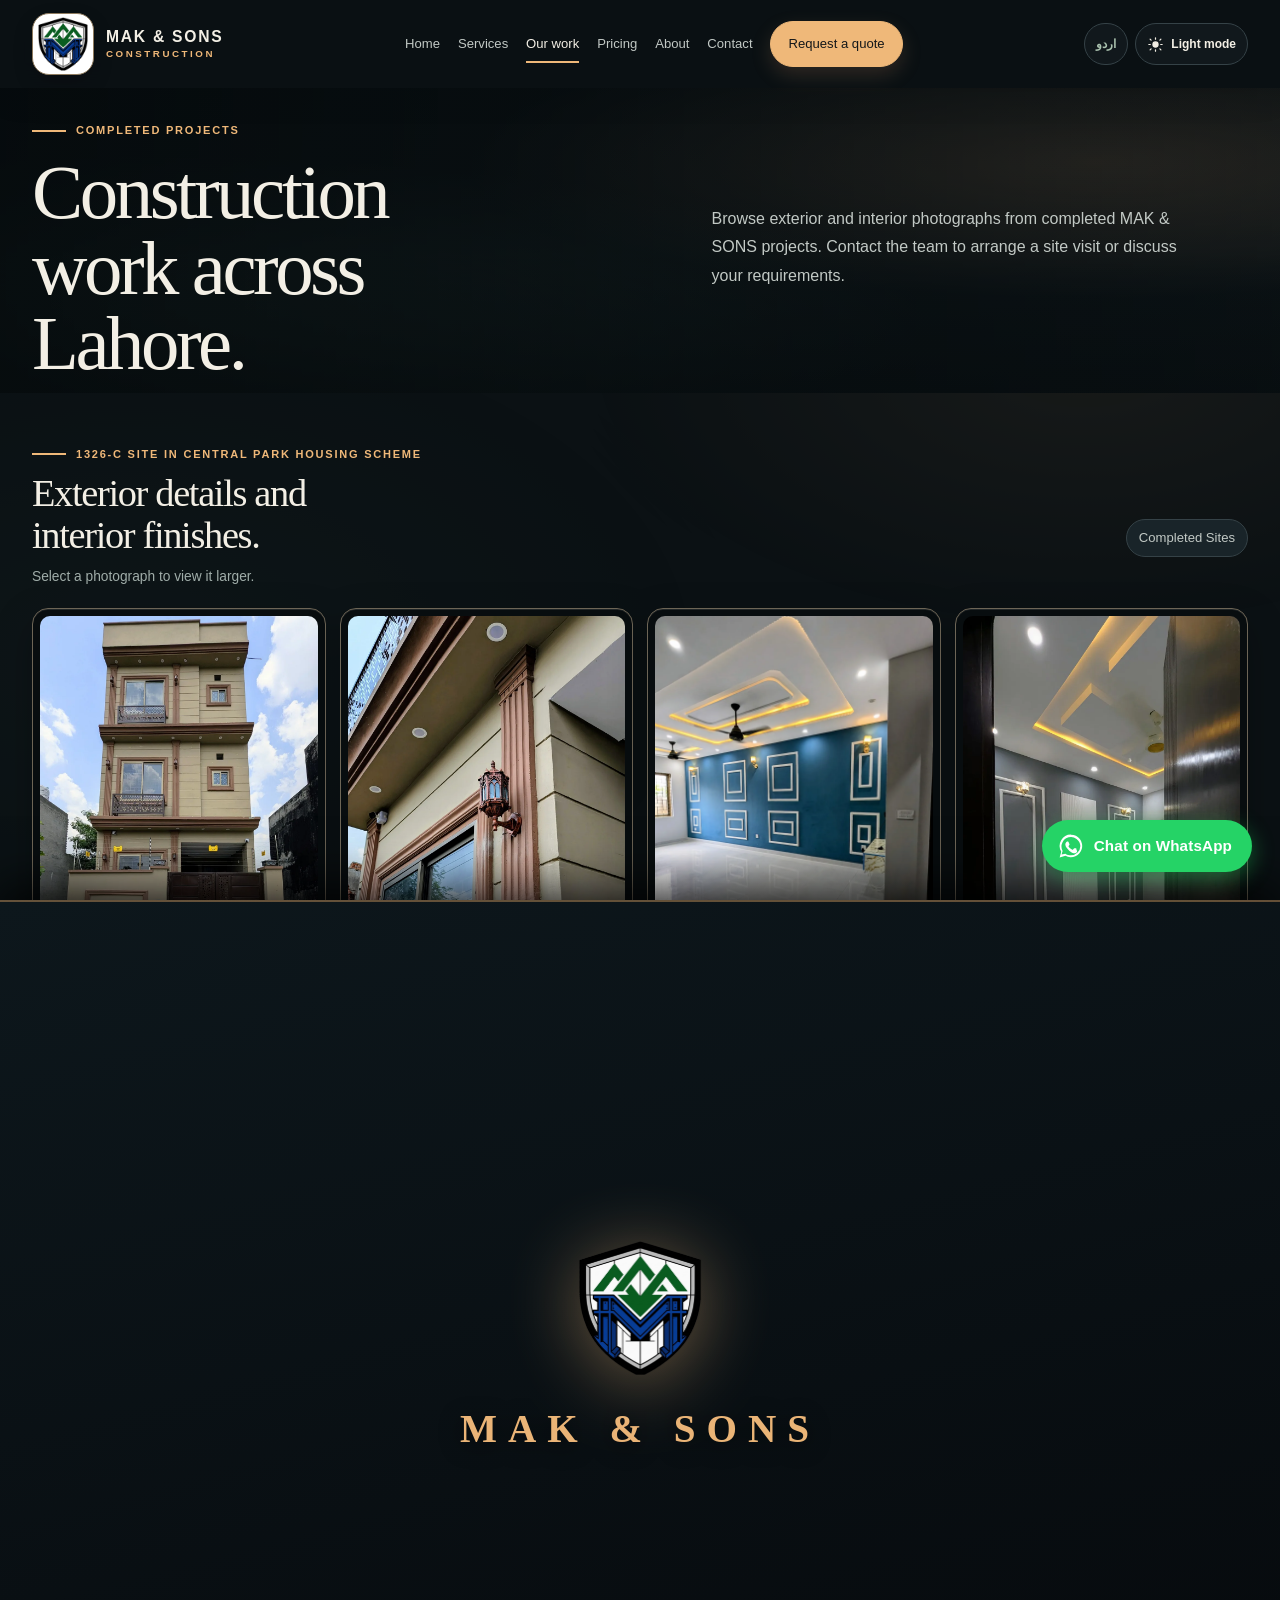
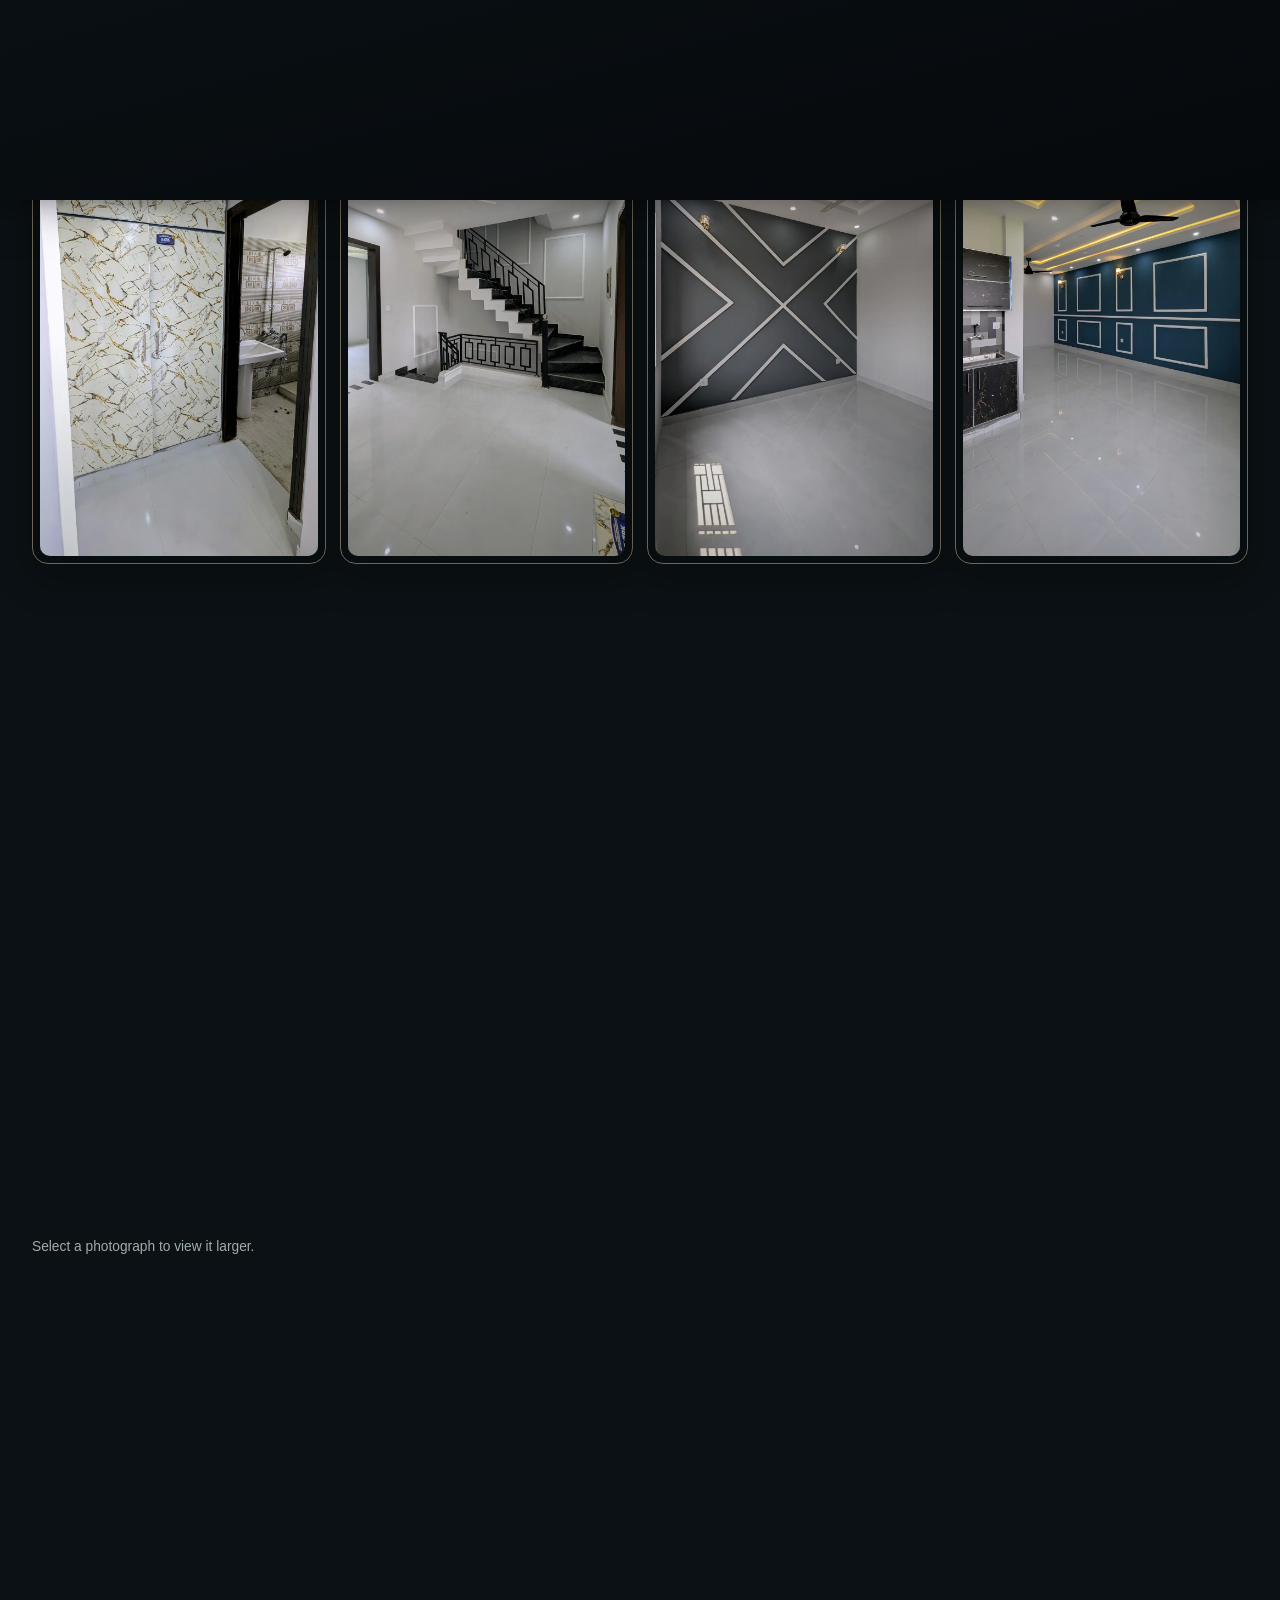
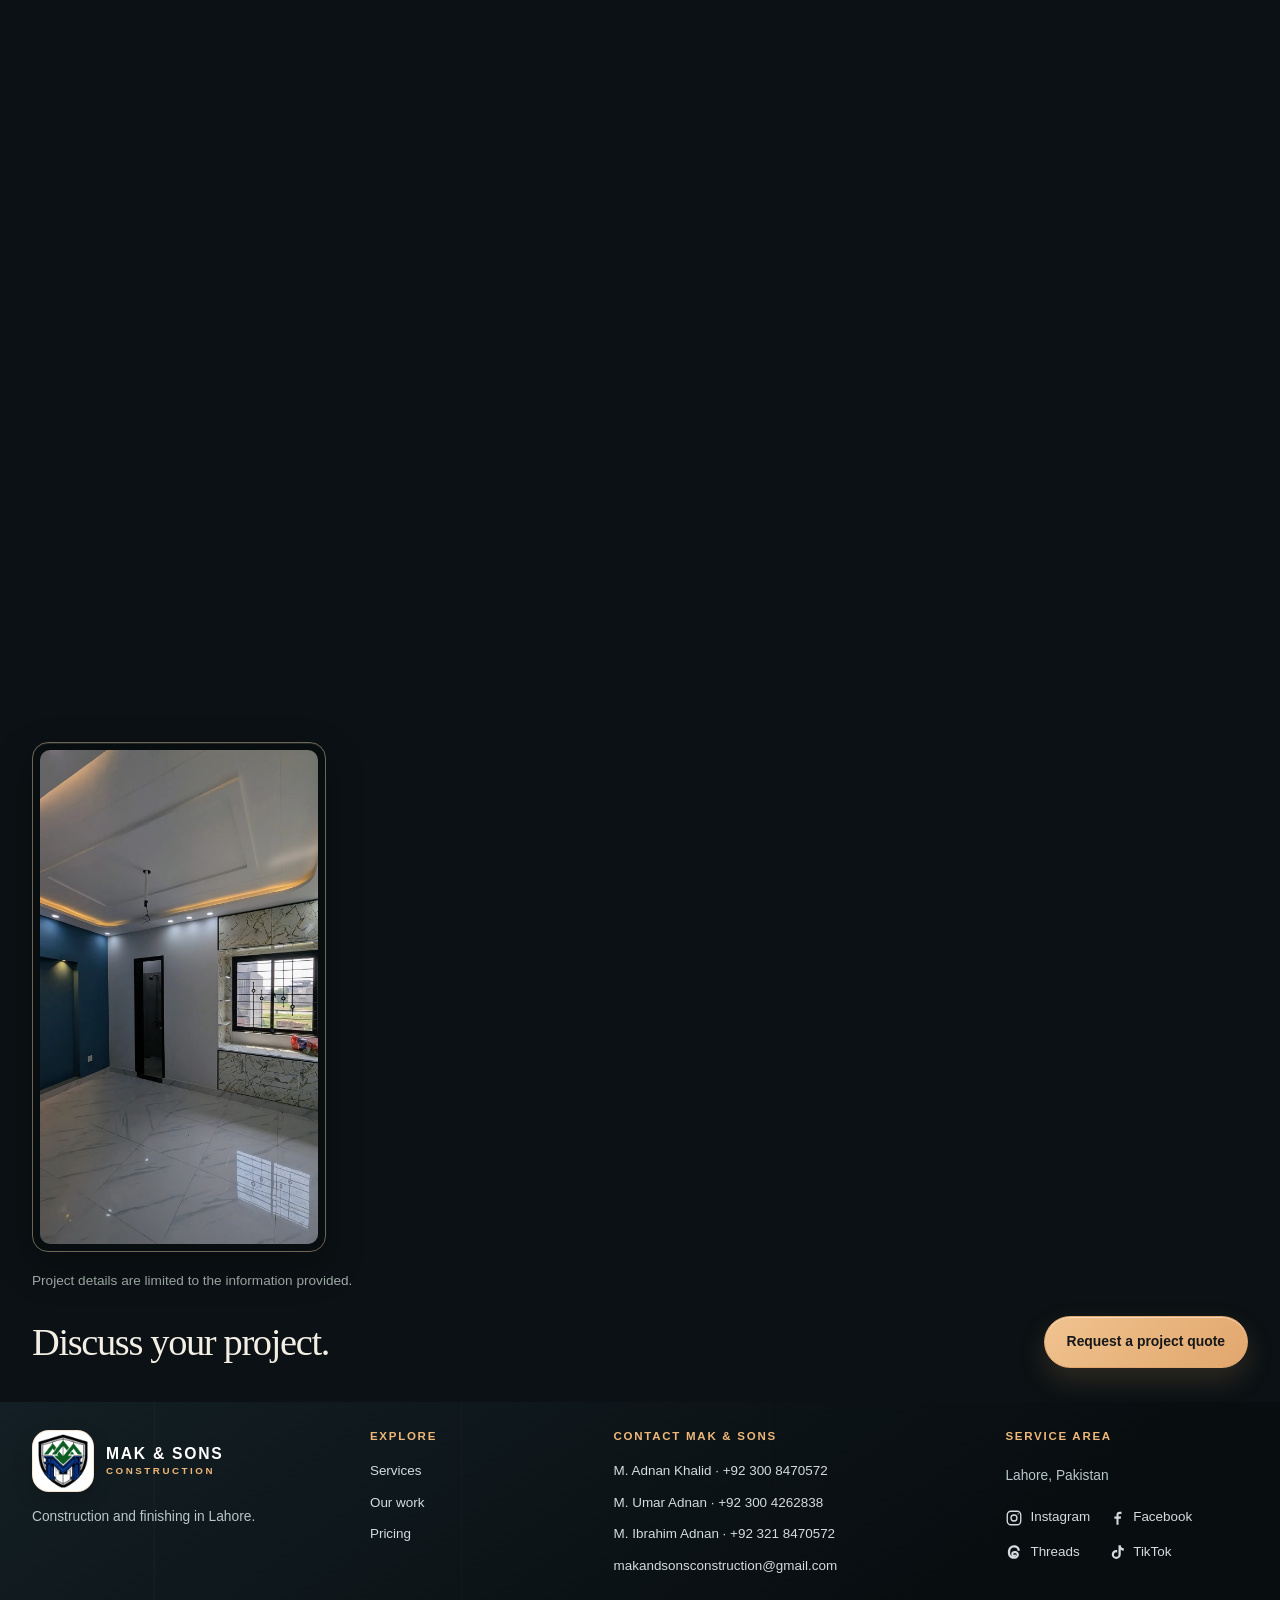
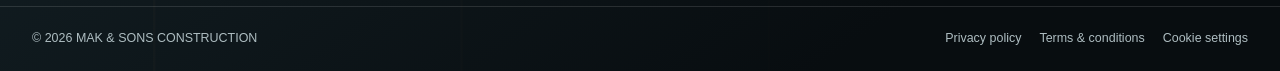
<file: projects.html>
<!doctype html>
<html lang="en" dir="ltr" data-theme="dark" class="notranslate" translate="no"><head><meta charset="utf-8"><meta name="viewport" content="width=device-width, initial-scale=1">
  <meta name="google" content="notranslate">
  <script>try{var _t=sessionStorage.getItem("mak-theme");if(_t==="light")document.documentElement.dataset.theme="light";var _l=sessionStorage.getItem("mak-lang");if(_l==="ur"){document.documentElement.lang="ur";document.documentElement.dir="rtl";}else{document.documentElement.lang="en";document.documentElement.dir="ltr";}if(sessionStorage.getItem("mak-transition")==="active"){document.documentElement.classList.add("curtain-active");window.scrollTo(0,0);}}catch(_){}</script>
  <title>Completed Sites &amp; Project Gallery | MAK &amp; SONS Lahore</title><meta name="description" content="View exterior and interior photographs from completed MAK &amp; SONS sites in Lahore.">
  <meta property="og:type" content="website"><meta property="og:site_name" content="MAK &amp; SONS CONSTRUCTION"><meta property="og:locale" content="en_PK"><meta property="og:url" content="https://mak-and-sons-construction.vercel.app/projects.html"><meta property="og:title" content="Completed Sites | MAK &amp; SONS"><meta property="og:description" content="Real photographs from completed construction sites in Lahore."><meta property="og:image" content="https://mak-and-sons-construction.vercel.app/assets/images/og-share.jpg"><meta property="og:image:width" content="1200"><meta property="og:image:height" content="630"><meta property="og:image:alt" content="Completed Construction Sites in Lahore - MAK & SONS"><meta name="twitter:card" content="summary_large_image"><meta name="twitter:image" content="https://mak-and-sons-construction.vercel.app/assets/images/og-share.jpg"><meta name="theme-color" content="#0b1114">
  <meta name="geo.region" content="PK-PB">
  <meta name="geo.placename" content="Lahore">
  <meta name="geo.position" content="31.3364;74.3725">
  <meta name="ICBM" content="31.3364, 74.3725">
  <link rel="canonical" href="https://mak-and-sons-construction.vercel.app/projects.html">
  <script type="application/ld+json">
  {
    "@context": "https://schema.org",
    "@graph": [
      {
        "@type": "BreadcrumbList",
        "itemListElement": [
          {
            "@type": "ListItem",
            "position": 1,
            "name": "Home",
            "item": "https://mak-and-sons-construction.vercel.app/"
          },
          {
            "@type": "ListItem",
            "position": 2,
            "name": "Projects",
            "item": "https://mak-and-sons-construction.vercel.app/projects.html"
          }
        ]
      },
      {
        "@type": "ImageGallery",
        "@id": "https://mak-and-sons-construction.vercel.app/projects.html#site-central-park",
        "name": "1326-C Central Park Housing Scheme - Completed House",
        "description": "Photographs of completed modern three-storey luxury home in Central Park Housing Scheme, Lahore, constructed by MAK & SONS CONSTRUCTION.",
        "creator": {
          "@type": "GeneralContractor",
          "name": "MAK & SONS CONSTRUCTION"
        },
        "contentLocation": {
          "@type": "Place",
          "name": "Central Park Housing Scheme",
          "address": {
            "@type": "PostalAddress",
            "addressLocality": "Lahore",
            "addressRegion": "Punjab",
            "addressCountry": "PK"
          }
        },
        "image": [
          "https://mak-and-sons-construction.vercel.app/assets/images/projects/house-01/front-elevation.webp",
          "https://mak-and-sons-construction.vercel.app/assets/images/projects/house-01/facade-detail.webp",
          "https://mak-and-sons-construction.vercel.app/assets/images/projects/house-01/living-room-blue-panels.webp",
          "https://mak-and-sons-construction.vercel.app/assets/images/projects/house-01/bedroom-feature-wall.webp",
          "https://mak-and-sons-construction.vercel.app/assets/images/projects/house-01/kitchen.webp",
          "https://mak-and-sons-construction.vercel.app/assets/images/projects/house-01/staircase-dark-stone.webp"
        ]
      },
      {
        "@type": "ImageGallery",
        "@id": "https://mak-and-sons-construction.vercel.app/projects.html#site-rehan-garden",
        "name": "209-A Rehan Garden Phase 2 - Completed House",
        "description": "Photographs of contemporary residential completed house in Rehan Garden Phase 2, Lahore by MAK & SONS CONSTRUCTION.",
        "creator": {
          "@type": "GeneralContractor",
          "name": "MAK & SONS CONSTRUCTION"
        },
        "contentLocation": {
          "@type": "Place",
          "name": "Rehan Garden Phase 2",
          "address": {
            "@type": "PostalAddress",
            "addressLocality": "Lahore",
            "addressRegion": "Punjab",
            "addressCountry": "PK"
          }
        },
        "image": [
          "https://mak-and-sons-construction.vercel.app/assets/images/projects/house-02/front-elevation.webp",
          "https://mak-and-sons-construction.vercel.app/assets/images/projects/house-02/staircase-and-storage.webp",
          "https://mak-and-sons-construction.vercel.app/assets/images/projects/house-02/living-room-tv-wall.webp",
          "https://mak-and-sons-construction.vercel.app/assets/images/projects/house-02/kitchen.webp",
          "https://mak-and-sons-construction.vercel.app/assets/images/projects/house-02/bedroom-wardrobe.webp"
        ]
      }
    ]
  }
  </script>
  <link rel="icon" type="image/png" href="assets/images/brand/crest-transparent.png"><link rel="apple-touch-icon" href="assets/images/brand/crest-transparent.png"><link rel="manifest" href="site.webmanifest"><link rel="stylesheet" href="assets/css/site.css?v=20261025-2"><link rel="stylesheet" href="assets/css/immersive.css?v=20261025-2"><script src="assets/js/site-config.js?v=20261025-2" defer></script><script src="assets/js/site.js?v=20261025-2" defer></script><script src="assets/js/immersive.js?v=20261025-2" defer></script>
  <!-- Google tag (gtag.js) -->
  <script async src="https://www.googletagmanager.com/gtag/js?id=G-310REEBEHY"></script>
  <script>
    window.dataLayer = window.dataLayer || [];
    function gtag(){dataLayer.push(arguments);}
    gtag('consent', 'default', {
      'analytics_storage': 'denied',
      'ad_storage': 'denied',
      'wait_for_update': 500
    });
    gtag('js', new Date());
    gtag('config', 'G-310REEBEHY');
  </script>
</head>
<body data-page="projects" data-title-key="meta.projects" data-description-key="desc.projects"><div class="page-curtain" aria-hidden="true"><div class="curtain-brand"><img src="/assets/images/brand/crest-transparent.png" alt="" width="128" height="128"><span class="curtain-brand-name">MAK &amp; SONS</span></div></div><a class="skip-link" href="#main" data-i18n="a11y.skip">Skip to content</a><header class="site-header" data-site-header></header><main id="main">
  <section class="page-hero has-ambient-video" data-ambient-host><div class="ambient-video-layer" aria-hidden="true"><video class="ambient-video" autoplay muted loop playsinline preload="none"><source data-ambient-src="https://d8j0ntlcm91z4.cloudfront.net/user_38xzZboKViGWJOttwIXH07lWA1P/hf_20260624_210218_173f8eba-17ff-4e27-972b-d128af25bf49.mp4" type="video/mp4"></video><div class="ambient-video-shade"></div></div><div class="container page-hero-grid"><div><span class="eyebrow" data-i18n="projects.eyebrow">Completed projects</span><h1 data-i18n="projects.title">Completed sites in Lahore.</h1></div><p data-i18n="projects.intro">Browse exterior and interior photographs from completed MAK &amp; SONS projects. Contact the team to arrange a site visit or discuss your requirements.</p></div></section>
  <section class="gallery-section"><div class="container">
    <div class="gallery-head" id="site-central-park"><div><span class="eyebrow" data-i18n="ui.house01">1326-C Site in Central Park Housing Scheme</span><h2 data-i18n="projects.houseOneTitle">A warm exterior with carefully finished rooms.</h2></div><span class="status-label" data-i18n="ui.completed">Completed Sites</span></div>
    <p class="gallery-hint" data-i18n="ui.galleryHint">Select a photograph to view it larger.</p>
    <div class="gallery-grid">
      <button class="gallery-item" data-gallery data-src="assets/images/projects/house-01/front-elevation.webp" data-alt="Completed three-storey home exterior in Lahore"><img src="assets/images/projects/house-01/front-elevation.webp" alt="Completed three-storey home exterior in Lahore" fetchpriority="high" width="1012" height="1800"></button>
      <button class="gallery-item" data-gallery data-src="assets/images/projects/house-01/facade-detail.webp" data-alt="Exterior column and window detail"><img src="assets/images/projects/house-01/facade-detail.webp" alt="Exterior column and window detail" loading="lazy" width="1012" height="1800"></button>
      <button class="gallery-item" data-gallery data-src="assets/images/projects/house-01/living-room-blue-panels.webp" data-alt="Living room with blue framed feature wall"><img src="assets/images/projects/house-01/living-room-blue-panels.webp" alt="Living room with blue framed feature wall" loading="lazy" width="1123" height="1800"></button>
      <button class="gallery-item" data-gallery data-src="assets/images/projects/house-01/bedroom-feature-wall.webp" data-alt="Bedroom with charcoal feature wall and ceiling lighting"><img src="assets/images/projects/house-01/bedroom-feature-wall.webp" alt="Bedroom with charcoal feature wall and ceiling lighting" loading="lazy" width="1012" height="1800"></button>
      <button class="gallery-item" data-gallery data-src="assets/images/projects/house-01/kitchen.webp" data-alt="Finished kitchen cabinetry and worktop"><img src="assets/images/projects/house-01/kitchen.webp" alt="Finished kitchen cabinetry and worktop" loading="lazy" width="1012" height="1800"></button>
      <button class="gallery-item" data-gallery data-src="assets/images/projects/house-01/staircase-dark-stone.webp" data-alt="Dark stone staircase with black railing"><img src="assets/images/projects/house-01/staircase-dark-stone.webp" alt="Dark stone staircase with black railing" loading="lazy" width="1012" height="1800"></button>
      <button class="gallery-item" data-gallery data-src="assets/images/projects/house-01/living-room-charcoal.webp" data-alt="Living room with charcoal wall panels"><img src="assets/images/projects/house-01/living-room-charcoal.webp" alt="Living room with charcoal wall panels" loading="lazy" width="1013" height="1800"></button>
      <button class="gallery-item" data-gallery data-src="assets/images/projects/house-01/interior-wall-panels.webp" data-alt="Interior wall moulding and ceiling detail"><img src="assets/images/projects/house-01/interior-wall-panels.webp" alt="Interior wall moulding and ceiling detail" loading="lazy" width="1012" height="1800"></button>
      <button class="gallery-item" data-gallery data-src="assets/images/projects/house-01/vanity-tile-detail.webp" data-alt="Marble-pattern tile and washroom doorway"><img src="assets/images/projects/house-01/vanity-tile-detail.webp" alt="Marble-pattern tile and washroom doorway" loading="lazy" width="1012" height="1800"></button>
      <button class="gallery-item" data-gallery data-src="assets/images/projects/house-01/staircase-and-hall.webp" data-alt="Staircase and bright entrance hall"><img src="assets/images/projects/house-01/staircase-and-hall.webp" alt="Staircase and bright entrance hall" loading="lazy" width="1012" height="1800"></button>
      <button class="gallery-item" data-gallery data-src="assets/images/projects/house-01/geometric-feature-wall.webp" data-alt="Charcoal geometric feature wall"><img src="assets/images/projects/house-01/geometric-feature-wall.webp" alt="Charcoal geometric feature wall" loading="lazy" width="1012" height="1800"></button>
      <button class="gallery-item" data-gallery data-src="assets/images/projects/house-01/living-room-panel-wall.webp" data-alt="Living room with decorative blue wall panels"><img src="assets/images/projects/house-01/living-room-panel-wall.webp" alt="Living room with decorative blue wall panels" loading="lazy" width="1012" height="1800"></button>
      <button class="gallery-item" data-gallery data-src="assets/images/projects/house-01/bedroom-teal-wall.webp" data-alt="Bedroom with teal feature wall"><img src="assets/images/projects/house-01/bedroom-teal-wall.webp" alt="Bedroom with teal feature wall" loading="lazy" width="1012" height="1800"></button>
      <button class="gallery-item" data-gallery data-src="assets/images/projects/house-01/staircase-white-hall.webp" data-alt="Staircase and white moulded wall"><img src="assets/images/projects/house-01/staircase-white-hall.webp" alt="Staircase and white moulded wall" loading="lazy" width="1012" height="1800"></button>
      <button class="gallery-item" data-gallery data-src="assets/images/projects/house-01/front-elevation-angle.webp" data-alt="Angled view of completed house exterior"><img src="assets/images/projects/house-01/front-elevation-angle.webp" alt="Angled view of completed house exterior" loading="lazy" width="1012" height="1800"></button>
    </div>
    <div class="gallery-head" id="site-rehan-garden"><div><span class="eyebrow" data-i18n="ui.house02">209-A Rehan Garden Phase 2</span><h2 data-i18n="projects.houseTwoTitle">A contemporary grey facade with bright interiors.</h2></div><span class="status-label" data-i18n="ui.completed">Completed Sites</span></div>
    <p class="gallery-hint" data-i18n="ui.galleryHint">Select a photograph to view it larger.</p>
    <div class="gallery-grid">
      <button class="gallery-item" data-gallery data-src="assets/images/projects/house-02/front-elevation.webp" data-alt="Contemporary grey house exterior with dark trim"><img src="assets/images/projects/house-02/front-elevation.webp" alt="Contemporary grey house exterior with dark trim" loading="lazy" width="1012" height="1800"></button>
      <button class="gallery-item" data-gallery data-src="assets/images/projects/house-02/staircase-and-storage.webp" data-alt="Staircase with built-in storage"><img src="assets/images/projects/house-02/staircase-and-storage.webp" alt="Staircase with built-in storage" loading="lazy" width="1012" height="1800"></button>
      <button class="gallery-item" data-gallery data-src="assets/images/projects/house-02/living-room-tv-wall.webp" data-alt="Living room with decorative TV wall"><img src="assets/images/projects/house-02/living-room-tv-wall.webp" alt="Living room with decorative TV wall" loading="lazy" width="1012" height="1800"></button>
      <button class="gallery-item" data-gallery data-src="assets/images/projects/house-02/kitchen.webp" data-alt="Grey kitchen cabinets and countertop"><img src="assets/images/projects/house-02/kitchen.webp" alt="Grey kitchen cabinets and countertop" loading="lazy" width="1012" height="1800"></button>
      <button class="gallery-item" data-gallery data-src="assets/images/projects/house-02/bedroom-wardrobe.webp" data-alt="Bedroom wardrobe and feature wall"><img src="assets/images/projects/house-02/bedroom-wardrobe.webp" alt="Bedroom wardrobe and feature wall" loading="lazy" width="1012" height="1800"></button>
      <button class="gallery-item" data-gallery data-src="assets/images/projects/house-02/staircase-detail.webp" data-alt="Stone staircase with framed wall moulding"><img src="assets/images/projects/house-02/staircase-detail.webp" alt="Stone staircase with framed wall moulding" loading="lazy" width="1012" height="1800"></button>
      <button class="gallery-item" data-gallery data-src="assets/images/projects/house-02/upper-landing.webp" data-alt="Upper landing with kitchen and stair rail"><img src="assets/images/projects/house-02/upper-landing.webp" alt="Upper landing with kitchen and stair rail" loading="lazy" width="1012" height="1800"></button>
      <button class="gallery-item" data-gallery data-src="assets/images/projects/house-02/bedroom-blue-feature.webp" data-alt="Bedroom with blue feature wall and window"><img src="assets/images/projects/house-02/bedroom-blue-feature.webp" alt="Bedroom with blue feature wall and window" loading="lazy" width="979" height="1800"></button>
      <button class="gallery-item" data-gallery data-src="assets/images/projects/house-02/bedroom-window-wall.webp" data-alt="Bedroom with window and ceiling lighting"><img src="assets/images/projects/house-02/bedroom-window-wall.webp" alt="Bedroom with window and ceiling lighting" loading="lazy" width="1012" height="1800"></button>
    </div>
    <p class="legal-note" data-i18n="ui.noClaim">Project details are limited to the information provided.</p>
    <div class="closing-cta"><h2 data-i18n="projects.ctaTitle">Have a home plan in mind?</h2><a class="button" href="contact.html" data-i18n="ui.requestQuote">Request a project quote</a></div>
  </div></section>
  <dialog class="lightbox" data-lightbox aria-label="Project photograph viewer"><button class="lightbox-close" type="button" data-lightbox-close data-i18n-aria="gallery.close" aria-label="Close image">×</button><div class="lightbox-inner"><button type="button" data-lightbox-previous data-i18n-aria="gallery.previous" aria-label="Previous image">‹</button><img alt=""><button type="button" data-lightbox-next data-i18n-aria="gallery.next" aria-label="Next image">›</button></div><p class="lightbox-caption" data-lightbox-caption></p></dialog>
</main><footer class="site-footer" data-site-footer></footer>
<div class="cookie-banner" role="dialog" aria-labelledby="cookie-title" aria-describedby="cookie-body" tabindex="-1" data-cookie-banner hidden><button class="cookie-close" type="button" data-cookie-close data-i18n-aria="cookie.close" aria-label="Close">×</button><h2 id="cookie-title" data-i18n="cookie.title"></h2><p id="cookie-body" data-i18n="cookie.body"></p><p class="cookie-more" data-i18n="cookie.more"></p><div class="cookie-actions"><button class="button" type="button" data-cookie-accept data-i18n="cookie.accept"></button><button class="button button-secondary" type="button" data-cookie-reject data-i18n="cookie.reject"></button></div></div></body></html>
</file>
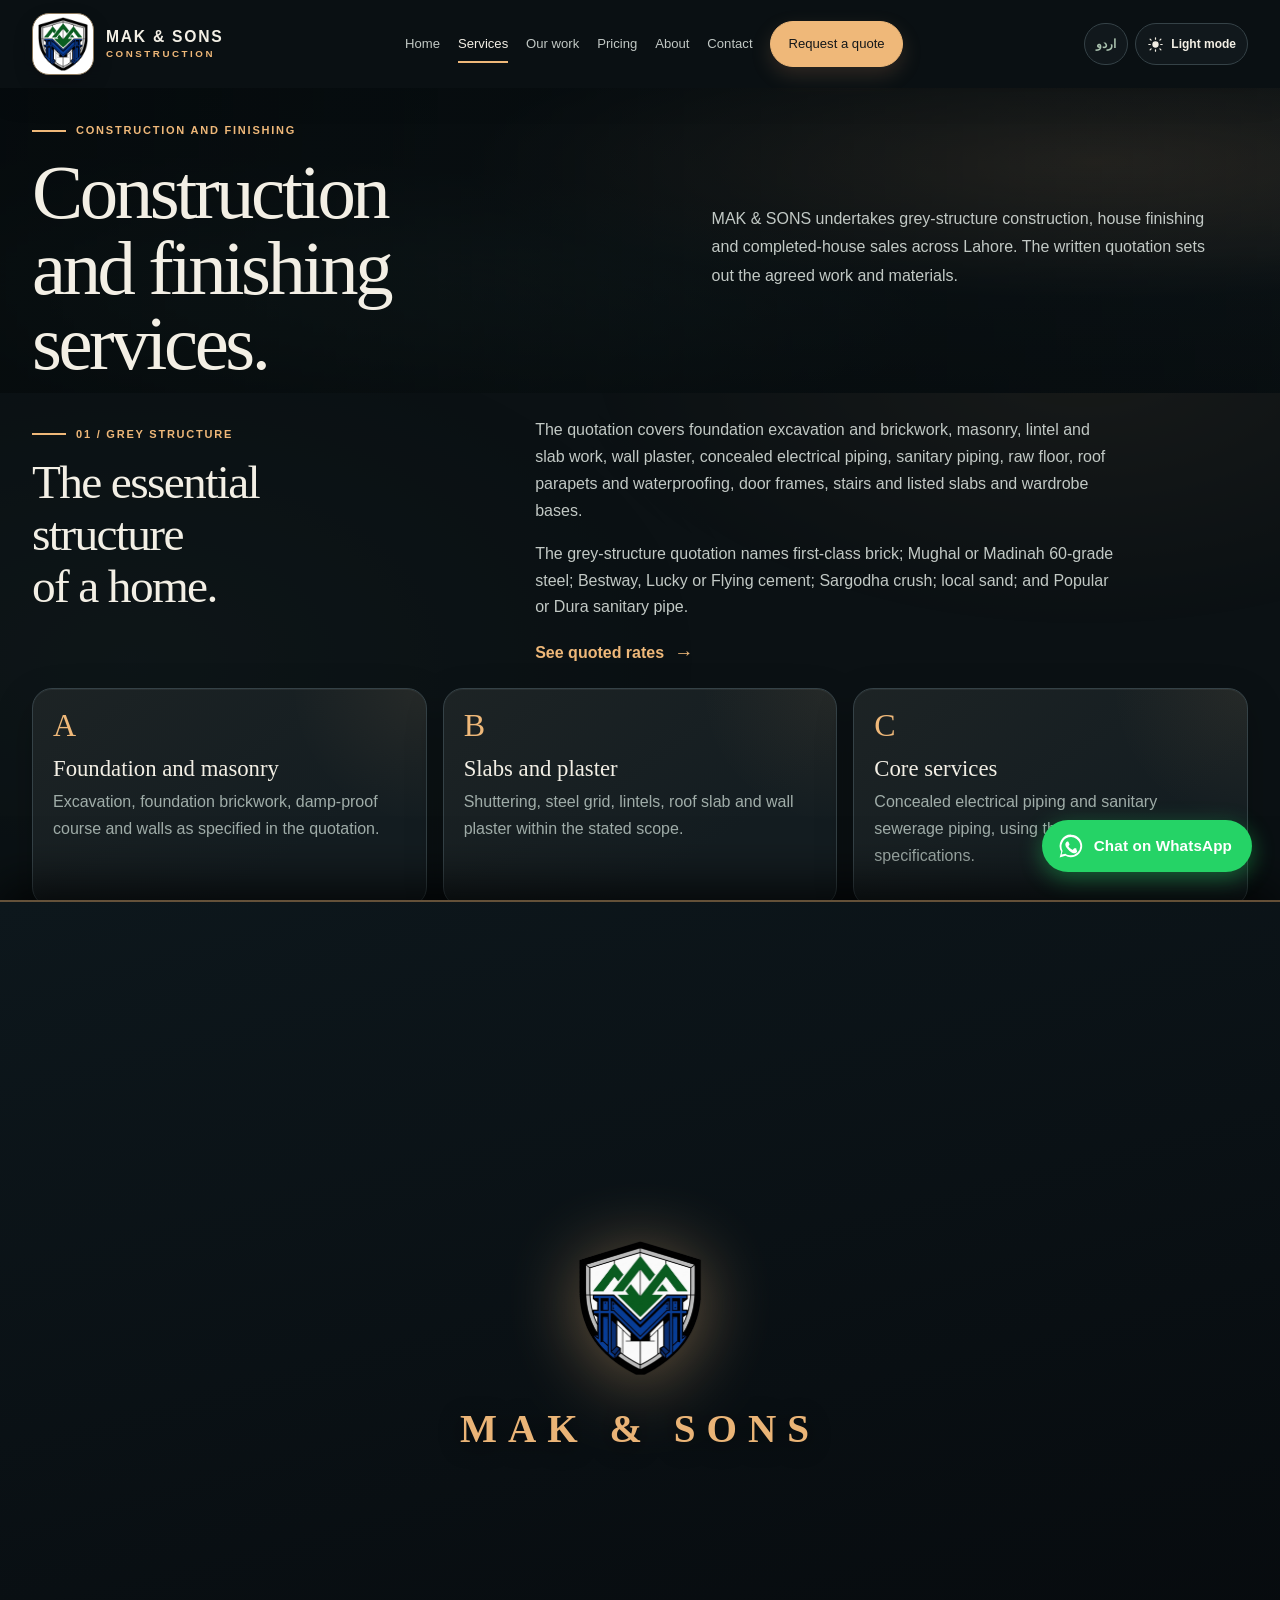
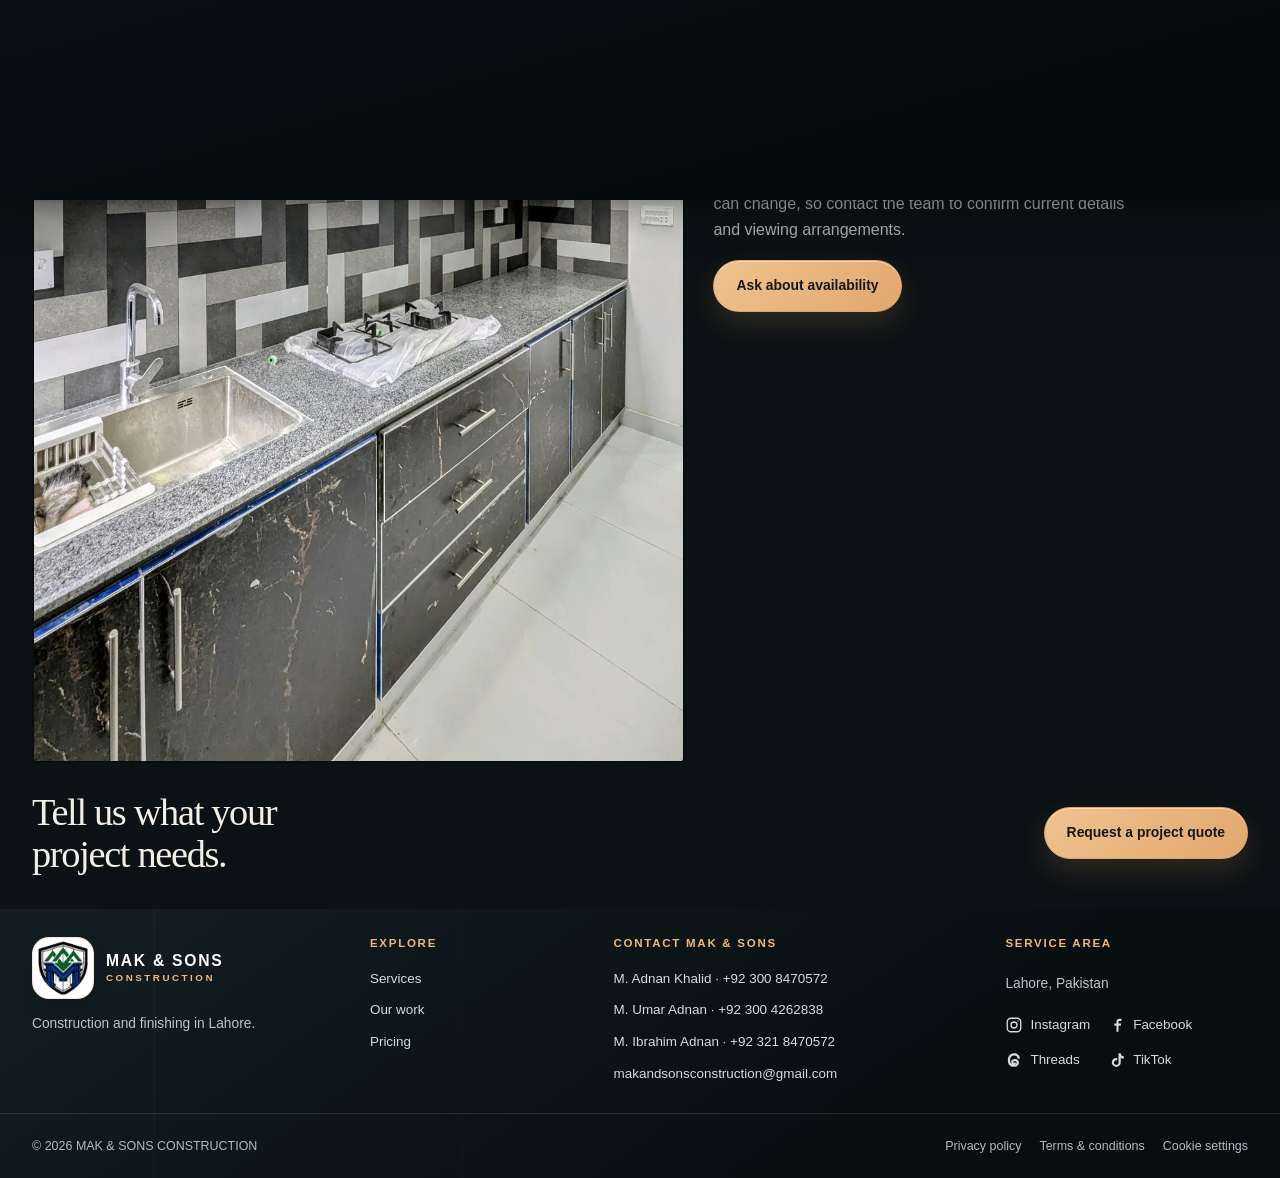
<file: services.html>
<!doctype html>
<html lang="en" dir="ltr" data-theme="dark" class="notranslate" translate="no"><head><meta charset="utf-8"><meta name="viewport" content="width=device-width, initial-scale=1">
  <meta name="google" content="notranslate">
  <script>try{var _t=sessionStorage.getItem("mak-theme");if(_t==="light")document.documentElement.dataset.theme="light";var _l=sessionStorage.getItem("mak-lang");if(_l==="ur"){document.documentElement.lang="ur";document.documentElement.dir="rtl";}else{document.documentElement.lang="en";document.documentElement.dir="ltr";}if(sessionStorage.getItem("mak-transition")==="active"){document.documentElement.classList.add("curtain-active");window.scrollTo(0,0);}}catch(_){}</script>
  <title>Home Construction &amp; Finishing Services in Lahore | MAK &amp; SONS</title><meta name="description" content="Explore grey structure construction, complete finishing and home buying services by MAK &amp; SONS across Lahore.">
  <meta property="og:type" content="website"><meta property="og:site_name" content="MAK &amp; SONS CONSTRUCTION"><meta property="og:locale" content="en_PK"><meta property="og:url" content="https://mak-and-sons-construction.vercel.app/services.html"><meta property="og:title" content="Construction &amp; Finishing Services | MAK &amp; SONS"><meta property="og:description" content="Build, finish and explore completed homes across Lahore."><meta property="og:image" content="https://mak-and-sons-construction.vercel.app/assets/images/og-share.jpg"><meta property="og:image:width" content="1200"><meta property="og:image:height" content="630"><meta property="og:image:alt" content="Residential Construction Services in Lahore - MAK & SONS"><meta name="twitter:card" content="summary_large_image"><meta name="twitter:image" content="https://mak-and-sons-construction.vercel.app/assets/images/og-share.jpg"><meta name="theme-color" content="#0b1114">
  <meta name="geo.region" content="PK-PB">
  <meta name="geo.placename" content="Lahore">
  <meta name="geo.position" content="31.3364;74.3725">
  <meta name="ICBM" content="31.3364, 74.3725">
  <link rel="canonical" href="https://mak-and-sons-construction.vercel.app/services.html">
  <link rel="icon" type="image/png" href="assets/images/brand/crest-transparent.png"><link rel="apple-touch-icon" href="assets/images/brand/crest-transparent.png"><link rel="manifest" href="site.webmanifest"><link rel="stylesheet" href="assets/css/site.css?v=20261025-2"><link rel="stylesheet" href="assets/css/immersive.css?v=20261025-2"><script src="assets/js/site-config.js?v=20261025-2" defer></script><script src="assets/js/site.js?v=20261025-2" defer></script><script src="assets/js/immersive.js?v=20261025-2" defer></script>
  <script type="application/ld+json">
  {
    "@context": "https://schema.org",
    "@graph": [
      {
        "@type": "BreadcrumbList",
        "itemListElement": [
          {
            "@type": "ListItem",
            "position": 1,
            "name": "Home",
            "item": "https://mak-and-sons-construction.vercel.app/"
          },
          {
            "@type": "ListItem",
            "position": 2,
            "name": "Services",
            "item": "https://mak-and-sons-construction.vercel.app/services.html"
          }
        ]
      },
      {
        "@type": "Service",
        "serviceType": "Grey Structure Construction",
        "name": "Grey Structure Construction in Lahore",
        "provider": {
          "@type": "GeneralContractor",
          "name": "MAK & SONS CONSTRUCTION",
          "url": "https://mak-and-sons-construction.vercel.app/"
        },
        "areaServed": {
          "@type": "City",
          "name": "Lahore"
        },
        "description": "Foundation excavation, brickwork, Grade 60 steel slabs, masonry, wall plaster, and concealed electrical and sanitary piping."
      },
      {
        "@type": "Service",
        "serviceType": "House Finishing",
        "name": "House Finishing Services in Lahore",
        "provider": {
          "@type": "GeneralContractor",
          "name": "MAK & SONS CONSTRUCTION",
          "url": "https://mak-and-sons-construction.vercel.app/"
        },
        "areaServed": {
          "@type": "City",
          "name": "Lahore"
        },
        "description": "Premium floor and wall tiles, paint, false ceiling, solid ash-wood doors, kitchen cabinetry, and luxury sanitary fixture installation."
      }
    ]
  }
  </script>
  <!-- Google tag (gtag.js) -->
  <script async src="https://www.googletagmanager.com/gtag/js?id=G-310REEBEHY"></script>
  <script>
    window.dataLayer = window.dataLayer || [];
    function gtag(){dataLayer.push(arguments);}
    gtag('consent', 'default', {
      'analytics_storage': 'denied',
      'ad_storage': 'denied',
      'wait_for_update': 500
    });
    gtag('js', new Date());
    gtag('config', 'G-310REEBEHY');
  </script>
</head>
<body data-page="services" data-title-key="meta.services" data-description-key="desc.services"><div class="page-curtain" aria-hidden="true"><div class="curtain-brand"><img src="/assets/images/brand/crest-transparent.png" alt="" width="128" height="128"><span class="curtain-brand-name">MAK &amp; SONS</span></div></div><a class="skip-link" href="#main" data-i18n="a11y.skip">Skip to content</a><header class="site-header" data-site-header></header><main id="main">
  <section class="page-hero has-ambient-video" data-ambient-host><div class="ambient-video-layer" aria-hidden="true"><video class="ambient-video" autoplay muted loop playsinline preload="none"><source data-ambient-src="https://d8j0ntlcm91z4.cloudfront.net/user_38xzZboKViGWJOttwIXH07lWA1P/hf_20260702_135039_b04d00db-6ee2-4e2a-a7f5-b2dfd3d24fd2.mp4" type="video/mp4"></video><div class="ambient-video-shade"></div></div><div class="container page-hero-grid"><div><span class="eyebrow" data-i18n="services.eyebrow">Construction, finishing and homes</span><h1 data-i18n="services.title">Practical services for the home you have in mind.</h1></div><p data-i18n="services.intro">MAK &amp; SONS works across Lahore on grey structure construction and home finishing, and also builds and sells completed homes. Your written quotation defines the agreed scope.</p></div></section>
  <section class="page-content"><div class="container">
    <article class="intro-grid" id="grey"><div><span class="eyebrow" data-i18n="services.greyEyebrow">01 / Grey structure</span><h2 data-i18n="services.greyTitle">The essential structure of a home.</h2></div><div class="intro-copy"><p data-i18n="services.greyText">The quotation covers foundation excavation and brickwork, masonry, lintel and slab work, wall plaster, concealed electrical piping, sanitary piping, raw floor, roof parapets and waterproofing, door frames, stairs and listed slabs and wardrobe bases.</p><p data-i18n="services.greyBrands">The grey-structure quotation names first-class brick; Mughal or Madinah 60-grade steel; Bestway, Lucky or Flying cement; Sargodha crush; local sand; and Popular or Dura sanitary pipe.</p><a class="text-link" href="pricing.html#grey-rate" data-i18n="ui.seePricing">See quoted rates</a></div></article>
    <div class="cards-3 section-tight"><article class="service-card"><span class="service-index">A</span><h3 data-i18n="services.foundation">Foundation and masonry</h3><p data-i18n="services.foundationText">Excavation, foundation brickwork, damp-proof course and walls as specified in the quotation.</p></article><article class="service-card"><span class="service-index">B</span><h3 data-i18n="services.structure">Slabs and plaster</h3><p data-i18n="services.structureText">Shuttering, steel grid, lintels, roof slab and wall plaster within the stated scope.</p></article><article class="service-card"><span class="service-index">C</span><h3 data-i18n="services.systems">Core services</h3><p data-i18n="services.systemsText">Concealed electrical piping and sanitary sewerage piping, using the quoted material specifications.</p></article></div>
    <article class="intro-grid section-tight" id="finishing"><div><span class="eyebrow" data-i18n="services.finishEyebrow">02 / Finishing</span><h2 data-i18n="services.finishTitle">The materials and details that make it feel like home.</h2></div><div class="intro-copy"><p data-i18n="services.finishText">Finishing scope may include floor and wall tiles, ceiling sealing, paint, kitchen cabinets, wardrobes, doors, aluminium work, stair stone and railing, selected lights, mirrors and sanitary fixtures. Quoted allowances and specifications apply.</p><p data-i18n="services.finishNote">The written quotation lists material brands and item allowances. Any selection above an allowance, front-elevation tiles, non-covered work, appliances and other listed exclusions are charged separately or remain the owner’s responsibility.</p><a class="text-link" href="pricing.html#finish-rate" data-i18n="services.finishPricing">Review the finish rate and allowances</a></div></article>
    <article class="project-feature section-tight"><div class="project-feature-media"><img src="assets/images/projects/house-01/kitchen.webp" loading="lazy" alt="Kitchen cabinetry from a completed home"></div><div class="project-feature-copy"><span class="eyebrow" data-i18n="services.homesEyebrow">03 / Completed sites</span><h2 data-i18n="services.homesTitle">We build and sell houses.</h2><p data-i18n="services.homesText">Explore completed properties by MAK &amp; SONS. Availability can change, so contact the MAK &amp; SONS team to confirm current details before making plans.</p><a class="button" href="contact.html" data-i18n="ui.askAvailability">Ask about availability</a></div></article>
    <div class="closing-cta"><h2 data-i18n="services.ctaTitle">Tell us what your project needs.</h2><a class="button" href="contact.html" data-i18n="ui.requestQuote">Request a project quote</a></div>
  </div></section>
</main><footer class="site-footer" data-site-footer></footer>
<div class="cookie-banner" role="dialog" aria-labelledby="cookie-title" aria-describedby="cookie-body" tabindex="-1" data-cookie-banner hidden><button class="cookie-close" type="button" data-cookie-close data-i18n-aria="cookie.close" aria-label="Close">×</button><h2 id="cookie-title" data-i18n="cookie.title"></h2><p id="cookie-body" data-i18n="cookie.body"></p><p class="cookie-more" data-i18n="cookie.more"></p><div class="cookie-actions"><button class="button" type="button" data-cookie-accept data-i18n="cookie.accept"></button><button class="button button-secondary" type="button" data-cookie-reject data-i18n="cookie.reject"></button></div></div></body></html>
</file>
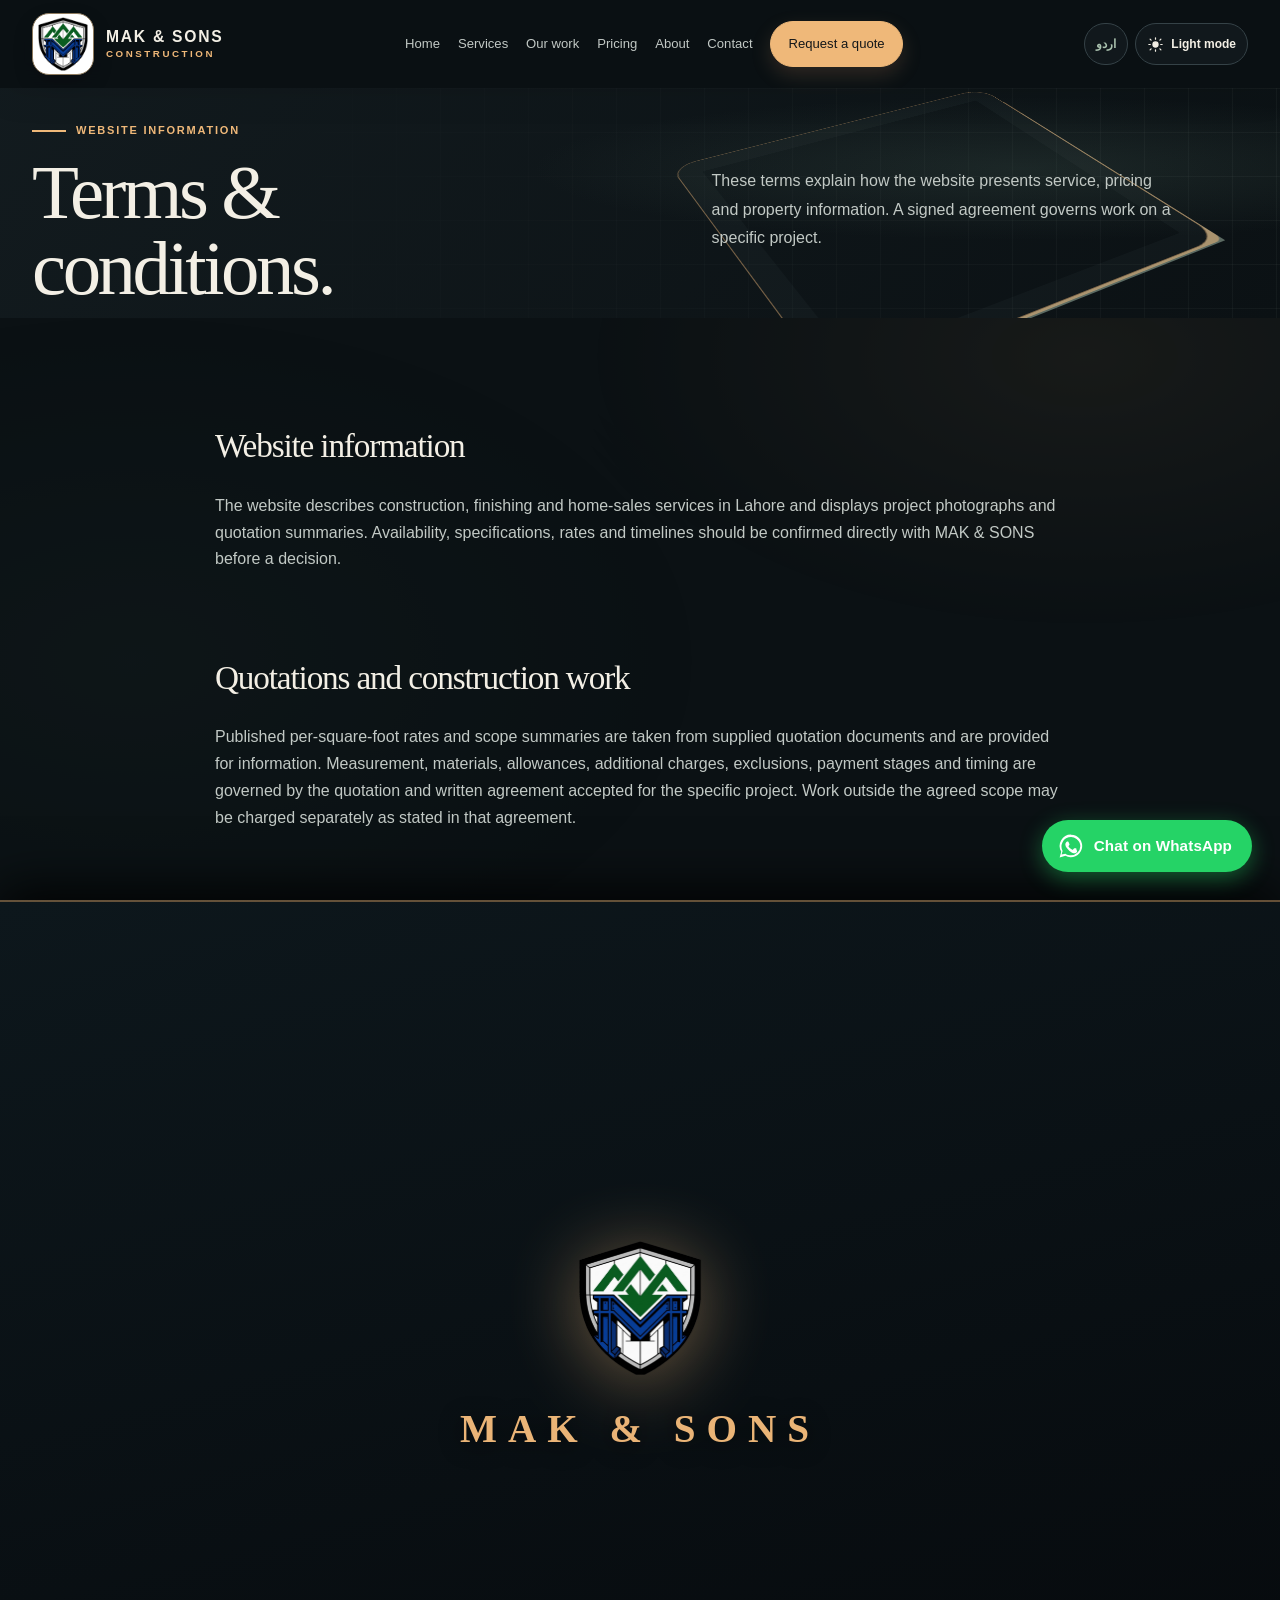
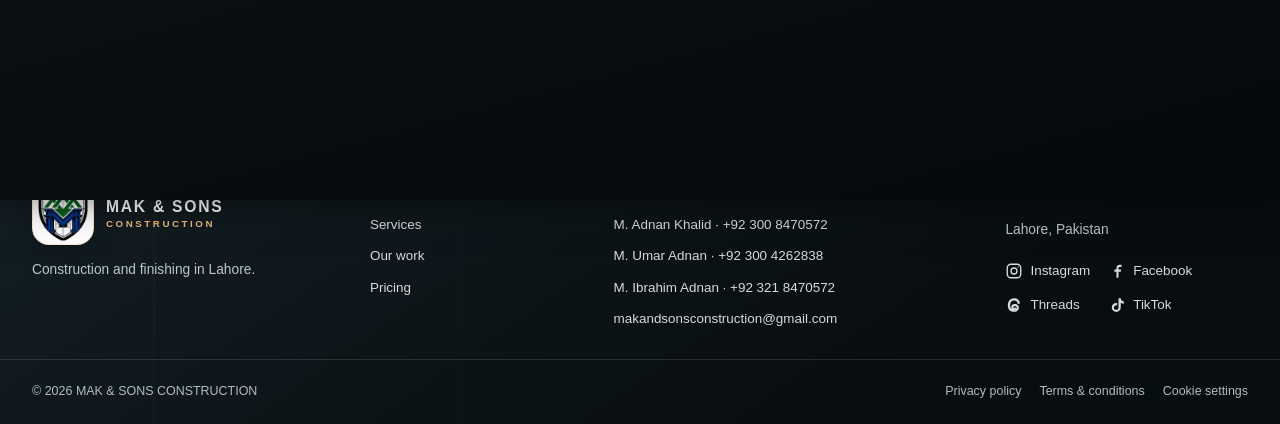
<file: terms.html>
<!doctype html>
<html lang="en" dir="ltr" data-theme="dark" class="notranslate" translate="no"><head><meta charset="utf-8"><meta name="viewport" content="width=device-width, initial-scale=1">
  <meta name="google" content="notranslate">
  <script>try{var _t=sessionStorage.getItem("mak-theme");if(_t==="light")document.documentElement.dataset.theme="light";var _l=sessionStorage.getItem("mak-lang");if(_l==="ur"){document.documentElement.lang="ur";document.documentElement.dir="rtl";}else{document.documentElement.lang="en";document.documentElement.dir="ltr";}if(sessionStorage.getItem("mak-transition")==="active"){document.documentElement.classList.add("curtain-active");window.scrollTo(0,0);}}catch(_){}</script>
  <title>Terms &amp; Conditions | MAK &amp; SONS CONSTRUCTION</title><meta name="description" content="Read the website terms and conditions for MAK &amp; SONS CONSTRUCTION.">
  <meta property="og:type" content="website"><meta property="og:site_name" content="MAK &amp; SONS CONSTRUCTION"><meta property="og:locale" content="en_PK"><meta property="og:url" content="https://mak-and-sons-construction.vercel.app/terms.html"><meta property="og:title" content="Terms &amp; Conditions | MAK &amp; SONS"><meta property="og:description" content="Website use, quotations, project photographs and service information."><meta property="og:image" content="https://mak-and-sons-construction.vercel.app/assets/images/og-share.jpg"><meta property="og:image:width" content="1200"><meta property="og:image:height" content="630"><meta property="og:image:alt" content="MAK & SONS Construction Terms of Service"><meta name="twitter:card" content="summary_large_image"><meta name="twitter:image" content="https://mak-and-sons-construction.vercel.app/assets/images/og-share.jpg"><meta name="theme-color" content="#0b1114">
  <meta name="geo.region" content="PK-PB">
  <meta name="geo.placename" content="Lahore">
  <meta name="geo.position" content="31.3364;74.3725">
  <meta name="ICBM" content="31.3364, 74.3725">
  <link rel="canonical" href="https://mak-and-sons-construction.vercel.app/terms.html">
  <script type="application/ld+json">
  {
    "@context": "https://schema.org",
    "@type": "BreadcrumbList",
    "itemListElement": [
      {
        "@type": "ListItem",
        "position": 1,
        "name": "Home",
        "item": "https://mak-and-sons-construction.vercel.app/"
      },
      {
        "@type": "ListItem",
        "position": 2,
        "name": "Terms & Conditions",
        "item": "https://mak-and-sons-construction.vercel.app/terms.html"
      }
    ]
  }
  </script>
  <link rel="icon" type="image/png" href="assets/images/brand/crest-transparent.png"><link rel="apple-touch-icon" href="assets/images/brand/crest-transparent.png"><link rel="manifest" href="site.webmanifest"><link rel="stylesheet" href="assets/css/site.css?v=20261025-2"><link rel="stylesheet" href="assets/css/immersive.css?v=20261025-2"><script src="assets/js/site-config.js?v=20261025-2" defer></script><script src="assets/js/site.js?v=20261025-2" defer></script><script src="assets/js/immersive.js?v=20261025-2" defer></script>
  <!-- Google tag (gtag.js) -->
  <script async src="https://www.googletagmanager.com/gtag/js?id=G-310REEBEHY"></script>
  <script>
    window.dataLayer = window.dataLayer || [];
    function gtag(){dataLayer.push(arguments);}
    gtag('consent', 'default', {
      'analytics_storage': 'denied',
      'ad_storage': 'denied',
      'wait_for_update': 500
    });
    gtag('js', new Date());
    gtag('config', 'G-310REEBEHY');
  </script>
</head>
<body data-page="terms" data-title-key="meta.terms" data-description-key="desc.legal"><div class="page-curtain" aria-hidden="true"><div class="curtain-brand"><img src="/assets/images/brand/crest-transparent.png" alt="" width="128" height="128"><span class="curtain-brand-name">MAK &amp; SONS</span></div></div><a class="skip-link" href="#main" data-i18n="a11y.skip">Skip to content</a><header class="site-header" data-site-header></header><main id="main">
  <section class="page-hero"><div class="container page-hero-grid"><div><span class="eyebrow" data-i18n="terms.eyebrow">Website information</span><h1 data-i18n="terms.title">Terms &amp; conditions.</h1></div><p data-i18n="terms.intro">These terms explain how the website presents service, pricing and property information. A signed agreement governs work on a specific project.</p></div></section>
  <section class="page-content"><div class="container prose">
    <h2 data-i18n="terms.websiteTitle">Website information</h2><p data-i18n="terms.websiteText">The website describes construction, finishing and home-sales services in Lahore and displays project photographs and quotation summaries. Availability, specifications, rates and timelines should be confirmed directly with MAK &amp; SONS before a decision.</p>
    <h2 data-i18n="terms.quotationTitle">Quotations and construction work</h2><p data-i18n="terms.quotationText">Published per-square-foot rates and scope summaries are taken from supplied quotation documents and are provided for information. Measurement, materials, allowances, additional charges, exclusions, payment stages and timing are governed by the quotation and written agreement accepted for the specific project. Work outside the agreed scope may be charged separately as stated in that agreement.</p>
    <h2 data-i18n="terms.homesTitle">Homes for sale</h2><p data-i18n="terms.homesText">Photographs of completed homes do not guarantee that a property is currently available. Confirm current availability, location, covered area, specifications, asking price, title and viewing arrangements with the company before making a commitment.</p>
    <h2 data-i18n="terms.photosTitle">Photographs and content</h2><p data-i18n="terms.photosText">The project photographs on this site were provided by MAK &amp; SONS. They illustrate completed work and should not be interpreted as a guarantee that every future project will use identical materials or finishes.</p>
    <h2 data-i18n="terms.linksTitle">External links</h2><p data-i18n="terms.linksText">Links to social platforms are provided for convenience. MAK &amp; SONS does not control third-party websites or their content.</p>
    <h2 data-i18n="terms.contactTitle">Contact</h2><p data-i18n="terms.contactText">Questions about a quotation or specific property should be directed to the company using the phone numbers or email address shown on the contact page.</p>
    <p class="legal-note" data-i18n="terms.updated">Last updated: September 2026.</p>
  </div></section>
</main><footer class="site-footer" data-site-footer></footer>
<div class="cookie-banner" role="dialog" aria-labelledby="cookie-title" aria-describedby="cookie-body" tabindex="-1" data-cookie-banner hidden><button class="cookie-close" type="button" data-cookie-close data-i18n-aria="cookie.close" aria-label="Close">×</button><h2 id="cookie-title" data-i18n="cookie.title"></h2><p id="cookie-body" data-i18n="cookie.body"></p><p class="cookie-more" data-i18n="cookie.more"></p><div class="cookie-actions"><button class="button" type="button" data-cookie-accept data-i18n="cookie.accept"></button><button class="button button-secondary" type="button" data-cookie-reject data-i18n="cookie.reject"></button></div></div></body></html>
</file>
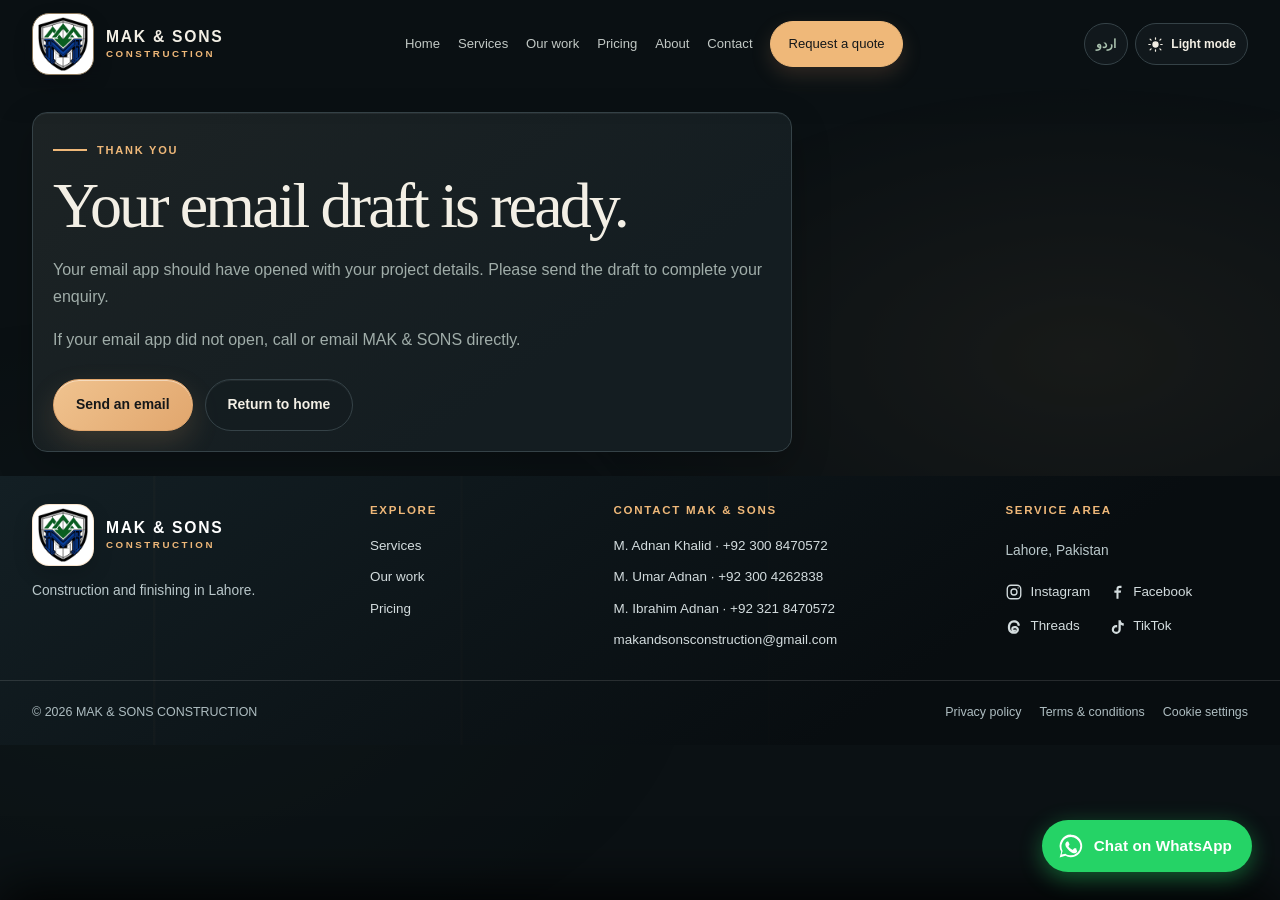
<file: thank-you.html>
<!doctype html>
<html lang="en" dir="ltr" data-theme="dark" class="notranslate" translate="no"><head><meta charset="utf-8"><meta name="viewport" content="width=device-width, initial-scale=1">
  <meta name="google" content="notranslate">
  <script>try{var _t=sessionStorage.getItem("mak-theme");if(_t==="light")document.documentElement.dataset.theme="light";var _l=sessionStorage.getItem("mak-lang");if(_l==="ur"){document.documentElement.lang="ur";document.documentElement.dir="rtl";}else{document.documentElement.lang="en";document.documentElement.dir="ltr";}if(sessionStorage.getItem("mak-transition")==="active"){document.documentElement.classList.add("curtain-active");window.scrollTo(0,0);}}catch(_){}</script>
  <title>Thank You | MAK &amp; SONS CONSTRUCTION</title><meta name="description" content="Your enquiry email draft has been prepared for MAK &amp; SONS CONSTRUCTION."><meta name="robots" content="noindex,follow">
  <meta property="og:type" content="website"><meta property="og:site_name" content="MAK &amp; SONS CONSTRUCTION"><meta property="og:locale" content="en_PK"><meta property="og:title" content="Thank You | MAK &amp; SONS"><meta property="og:description" content="Thank you for contacting the MAK &amp; SONS team."><meta property="og:image" content="https://mak-and-sons-construction.vercel.app/assets/images/og-share.jpg"><meta property="og:image:width" content="1200"><meta property="og:image:height" content="630"><meta property="og:image:alt" content="Thank You - MAK & SONS Construction Lahore"><meta name="twitter:card" content="summary_large_image"><meta name="twitter:image" content="https://mak-and-sons-construction.vercel.app/assets/images/og-share.jpg"><meta name="theme-color" content="#0b1114">
  <meta name="geo.region" content="PK-PB">
  <meta name="geo.placename" content="Lahore">
  <meta name="geo.position" content="31.3364;74.3725">
  <meta name="ICBM" content="31.3364, 74.3725">
  <link rel="icon" type="image/png" href="assets/images/brand/crest-transparent.png"><link rel="apple-touch-icon" href="assets/images/brand/crest-transparent.png"><link rel="manifest" href="site.webmanifest"><link rel="stylesheet" href="assets/css/site.css?v=20261025-2"><link rel="stylesheet" href="assets/css/immersive.css?v=20261025-2"><script src="assets/js/site-config.js?v=20261025-2" defer></script><script src="assets/js/site.js?v=20261025-2" defer></script><script src="assets/js/immersive.js?v=20261025-2" defer></script>
  <!-- Google tag (gtag.js) -->
  <script async src="https://www.googletagmanager.com/gtag/js?id=G-310REEBEHY"></script>
  <script>
    window.dataLayer = window.dataLayer || [];
    function gtag(){dataLayer.push(arguments);}
    gtag('consent', 'default', {
      'analytics_storage': 'denied',
      'ad_storage': 'denied',
      'wait_for_update': 500
    });
    gtag('js', new Date());
    gtag('config', 'G-310REEBEHY');
  </script>
</head>
<body data-page="thanks" data-title-key="meta.thanks" data-description-key="desc.thanks"><div class="page-curtain" aria-hidden="true"><div class="curtain-brand"><img src="/assets/images/brand/crest-transparent.png" alt="" width="128" height="128"><span class="curtain-brand-name">MAK &amp; SONS</span></div></div><a class="skip-link" href="#main" data-i18n="a11y.skip">Skip to content</a><header class="site-header" data-site-header></header><main id="main" class="page-content"><div class="container"><article class="thankyou-card"><span class="eyebrow" data-i18n="thanks.eyebrow">Thank you</span><h1 data-i18n="thanks.title">Your email draft is ready.</h1><p data-thank-you-note data-i18n="thanks.note">Your email app should have opened with your project details. Please send the draft to complete your enquiry.</p><p data-i18n="thanks.fallback">If your email app did not open, call or email the MAK &amp; SONS team directly.</p><div class="thankyou-actions"><a class="button" href="mailto:makandsonsconstruction@gmail.com" data-i18n="ui.email">Send an email</a><a class="button button-secondary" href="index.html" data-i18n="common.home">Return to home</a></div></article></div></main><footer class="site-footer" data-site-footer></footer>
<div class="cookie-banner" role="dialog" aria-labelledby="cookie-title" aria-describedby="cookie-body" tabindex="-1" data-cookie-banner hidden><button class="cookie-close" type="button" data-cookie-close data-i18n-aria="cookie.close" aria-label="Close">×</button><h2 id="cookie-title" data-i18n="cookie.title"></h2><p id="cookie-body" data-i18n="cookie.body"></p><p class="cookie-more" data-i18n="cookie.more"></p><div class="cookie-actions"><button class="button" type="button" data-cookie-accept data-i18n="cookie.accept"></button><button class="button button-secondary" type="button" data-cookie-reject data-i18n="cookie.reject"></button></div></div></body></html>
</file>
<file: assets/css/site.css>
:root {
  --ink: #152737;
  --ink-soft: #39515f;
  --blue: #174c9b;
  --green: #17643d;
  --green-light: #e7eee8;
  --paper: #f5f3ed;
  --white: #fffefa;
  --stone: #e6e3db;
  --muted: #6b777c;
  --line: #d4d8d3;
  --warm: #c18c57;
  --danger: #a43d32;
  --serif: Georgia, "Times New Roman", serif;
  --sans: "Segoe UI", Arial, sans-serif;
  --urdu: "Noto Nastaliq Urdu", "Noto Naskh Arabic", Tahoma, serif;
  --shadow: 0 24px 60px rgba(13, 29, 39, .14);
}

* { box-sizing: border-box; }
html { scroll-behavior: smooth; background: var(--paper); }
body { margin: 0; color: var(--ink); background: var(--paper); font: 16px/1.65 var(--sans); -webkit-font-smoothing: antialiased; }
html[dir="rtl"] body { font-family: var(--urdu); line-height: 1.9; }
img { display: block; max-width: 100%; }
a { color: inherit; text-decoration-thickness: 1px; text-underline-offset: .2em; }
button, input, select, textarea { font: inherit; }
button { color: inherit; }
.container { width: min(1200px, calc(100% - 48px)); margin-inline: auto; }
.sr-only { position: absolute; width: 1px; height: 1px; padding: 0; margin: -1px; overflow: hidden; clip: rect(0,0,0,0); white-space: nowrap; border: 0; }
.skip-link { position: fixed; z-index: 1000; inset-block-start: 8px; inset-inline-start: 8px; transform: translateY(-150%); padding: 10px 14px; background: var(--white); color: var(--ink); border: 2px solid var(--blue); }
.skip-link:focus { transform: none; }
.topline { background: var(--ink); color: #f4f2eb; font-size: .8rem; letter-spacing: .04em; }
.topline-inner { min-height: 36px; display: flex; align-items: center; justify-content: space-between; gap: 16px; }
.topline a { color: inherit; text-decoration: none; }
.nav-wrap { min-height: 86px; display: flex; align-items: center; justify-content: space-between; gap: 28px; }
.site-header { position: sticky; z-index: 30; top: 0; background: rgba(255,254,250,.97); border-bottom: 1px solid rgba(21,39,55,.11); }
.brand { display: inline-flex; gap: 10px; align-items: center; text-decoration: none; flex: 0 0 auto; }
.brand img { display: block; width: 56px; height: 56px; flex: 0 0 auto; object-fit: contain; }
.brand-words { display: grid; line-height: 1.1; }
.brand-words strong { font-size: 1.02rem; letter-spacing: .08em; }
.brand-words small { margin-top: 4px; font-size: .66rem; font-weight: 700; letter-spacing: .24em; }
.main-nav { display: flex; align-items: center; gap: clamp(12px, 1.7vw, 25px); font-size: .86rem; }
.main-nav > a { text-decoration: none; white-space: nowrap; color: var(--ink-soft); }
.main-nav > a:hover, .main-nav > a[aria-current="page"] { color: var(--blue); }
.main-nav > a[aria-current="page"] { text-decoration: underline; text-decoration-color: var(--warm); text-decoration-thickness: 2px; text-underline-offset: 8px; }
.main-nav .nav-quote { padding: 11px 16px; color: var(--white); background: var(--blue); border: 1px solid var(--blue); }
.main-nav .nav-quote:hover { color: var(--white); background: #103c7c; }
.lang-toggle { border: 0; padding: 5px 0; background: transparent; color: var(--green); cursor: pointer; font-weight: 700; }
.menu-toggle { display: none; border: 1px solid var(--line); background: transparent; padding: 8px; }
.menu-toggle svg { width: 24px; height: 24px; stroke: currentColor; stroke-width: 1.7; fill: none; }

h1, h2, h3, p { margin-block-start: 0; }
h1, h2, h3 { color: var(--ink); }
h1, .display { font: 400 clamp(2.8rem, 5.7vw, 5.5rem)/1.03 var(--serif); letter-spacing: -.035em; }
h2 { font: 400 clamp(2.15rem, 3.7vw, 3.6rem)/1.1 var(--serif); letter-spacing: -.025em; }
h3 { font: 500 1.25rem/1.25 var(--serif); }
.eyebrow { display: inline-flex; align-items: center; gap: 10px; color: var(--green); text-transform: uppercase; letter-spacing: .13em; font-size: .72rem; font-weight: 800; }
.eyebrow::before { content: ""; width: 28px; height: 1px; background: var(--warm); }
.lead { color: var(--ink-soft); font-size: clamp(1.05rem, 1.45vw, 1.24rem); max-width: 58ch; }
.muted { color: var(--muted); }
.section { padding-block: clamp(76px, 9vw, 128px); }
.section-tight { padding-block: clamp(48px, 6vw, 76px); }
.section-paper { background: var(--white); }
.section-dark { background: var(--ink); color: #f6f4ed; }
.section-dark h2, .section-dark h3 { color: #fffefa; }
.section-dark .lead, .section-dark .muted { color: #c5d0d3; }
.section-heading { display: flex; align-items: end; justify-content: space-between; gap: 28px; margin-bottom: 36px; }
.section-heading h2 { margin: 9px 0 0; max-width: 15ch; }
.section-heading p { max-width: 44ch; margin: 0; color: var(--muted); }
.section-dark .section-heading p { color: #c5d0d3; }
.button { display: inline-flex; align-items: center; justify-content: center; min-height: 48px; padding: 12px 19px; border: 1px solid var(--blue); border-radius: 2px; background: var(--blue); color: white; font-size: .9rem; font-weight: 700; text-decoration: none; cursor: pointer; transition: background-color .16s ease, border-color .16s ease, transform .16s ease; }
.button:hover { background: #103d7d; border-color: #103d7d; transform: translateY(-1px); }
.button-secondary { color: var(--ink); background: transparent; border-color: rgba(21,39,55,.34); }
.button-secondary:hover { color: white; background: var(--ink); border-color: var(--ink); }
.button-light { color: var(--ink); background: var(--white); border-color: var(--white); }
.button-light:hover { color: white; background: transparent; border-color: rgba(255,255,255,.55); }
.text-link { display: inline-flex; align-items: center; gap: 9px; color: var(--blue); font-weight: 700; text-decoration: none; }
.text-link::after { content: "→"; font-size: 1.2em; transition: transform .16s ease; }
.text-link:hover::after { transform: translateX(4px); }
html[dir="rtl"] .text-link::after { content: "←"; }

.hero { position: relative; overflow: hidden; background: var(--paper); }
.hero-inner { min-height: min(740px, calc(100svh - 122px)); display: grid; grid-template-columns: minmax(360px, .92fr) minmax(430px, 1.08fr); align-items: center; gap: clamp(34px, 6vw, 90px); padding-block: 70px; }
.hero-copy { position: relative; z-index: 2; }
.hero h1 { max-width: 10.5ch; margin: 18px 0 24px; }
.hero .lead { margin-bottom: 30px; }
.hero-actions { display: flex; flex-wrap: wrap; gap: 12px; }
.hero-note { display: flex; align-items: center; gap: 11px; margin-top: 32px; color: var(--muted); font-size: .86rem; }
.hero-note::before { content: ""; width: 30px; height: 1px; background: var(--warm); }
.hero-visual { position: relative; min-height: 560px; }
.hero-image-frame { position: absolute; inset: 0 5% 3% auto; width: min(100%, 440px); height: auto; aspect-ratio: 5 / 6; overflow: hidden; background: var(--stone); box-shadow: var(--shadow); transform: perspective(1400px) rotateY(-2.5deg) rotateX(1deg); transform-origin: center; }
.hero-image-frame::after { content: ""; position: absolute; inset: 0; background: linear-gradient(0deg, rgba(9,24,34,.18), transparent 52%); pointer-events: none; }
.hero-image-frame img { width: 100%; height: 100%; object-fit: contain; object-position: center; background: var(--stone); }
.hero-visual::before { content: ""; position: absolute; z-index: 1; top: -16px; right: 0; width: 54%; height: 40%; border: 1px solid var(--green); transform: translate(18px,-12px); }
.hero-caption { position: absolute; z-index: 2; right: -3%; bottom: 5%; width: min(280px, 56%); padding: 20px 22px; background: var(--white); border-left: 3px solid var(--warm); box-shadow: 0 15px 36px rgba(15,33,45,.13); }
.hero-caption strong { display: block; font: 500 1.15rem var(--serif); }
.hero-caption span { color: var(--muted); font-size: .8rem; }
.hero-stamp { position: absolute; left: -23px; top: 45px; z-index: 3; display: grid; place-items: center; width: 86px; height: 86px; border-radius: 50%; background: var(--green); color: #fff; text-align: center; font-size: .68rem; line-height: 1.3; letter-spacing: .04em; }
.hero-stamp strong { font: 500 1.4rem var(--serif); }
.hero-underbar { display: flex; gap: 25px; padding-block: 18px; border-top: 1px solid var(--line); color: var(--muted); font-size: .82rem; }
.hero-underbar span::before { content: "•"; margin-inline-end: 9px; color: var(--green); }

.intro-grid { display: grid; grid-template-columns: .8fr 1.2fr; gap: clamp(42px, 9vw, 140px); align-items: start; }
.intro-grid h2 { margin: 12px 0 0; max-width: 12ch; }
.intro-copy p { color: var(--ink-soft); max-width: 66ch; }
.cards-3 { display: grid; grid-template-columns: repeat(3, 1fr); gap: 18px; }
.service-card { min-height: 275px; display: flex; flex-direction: column; align-items: flex-start; padding: 28px; border: 1px solid var(--line); background: var(--white); }
.service-index { color: var(--warm); font: 400 1.8rem var(--serif); }
.service-card h3 { margin: 28px 0 10px; font-size: 1.45rem; }
.service-card p { color: var(--muted); max-width: 38ch; }
.service-card .text-link { margin-top: auto; }
.price-ribbon { display: grid; grid-template-columns: 1fr 1fr auto; align-items: center; gap: 24px; padding: 24px 28px; border: 1px solid rgba(255,255,255,.2); }
.price-ribbon div + div { border-inline-start: 1px solid rgba(255,255,255,.18); padding-inline-start: 24px; }
.price-ribbon small { display: block; color: #c5d0d3; }
.price-ribbon strong { font: 500 1.55rem var(--serif); }
.price-ribbon .button { justify-self: end; }
.project-feature { display: grid; grid-template-columns: 1.1fr .9fr; gap: clamp(38px, 7vw, 100px); align-items: center; }
.project-feature-media { position: relative; min-height: 460px; padding: 8px; background: var(--ink); }
.project-feature-media img { width: calc(100% - 16px); height: calc(100% - 16px); position: absolute; inset: 8px; object-fit: contain; background: var(--stone); }
.project-feature-media::after { content: ""; position: absolute; inset: 0 -14px -14px 14px; border: 1px solid var(--ink); pointer-events: none; }
.project-feature-copy h2 { margin: 12px 0 18px; }
.project-feature-copy p { max-width: 48ch; color: var(--muted); }
.project-meta { display: flex; gap: 22px; flex-wrap: wrap; margin: 22px 0 28px; color: var(--ink-soft); font-size: .86rem; }
.project-meta span { border-inline-start: 2px solid var(--warm); padding-inline-start: 10px; }
.process-list { display: grid; grid-template-columns: repeat(3,1fr); gap: 0; counter-reset: step; }
.process-step { counter-increment: step; border-top: 1px solid rgba(255,255,255,.25); padding: 22px 25px 0 0; }
.process-step::before { content: "0" counter(step); color: #9ab39d; font-size: .82rem; letter-spacing: .1em; }
.process-step h3 { margin: 20px 0 10px; }
.process-step p { max-width: 38ch; color: #c5d0d3; }
.family-block { display: grid; grid-template-columns: .75fr 1.25fr; align-items: center; gap: clamp(44px,9vw,140px); }
.family-mark { display: grid; place-items: center; min-height: 280px; background: var(--green-light); color: var(--green); border: 1px solid #d2dfd4; text-align: center; }
.family-mark strong { display: block; font: 400 clamp(3rem,8vw,6rem)/1 var(--serif); }
.family-mark span { text-transform: uppercase; letter-spacing: .12em; font-size: .72rem; }
.family-copy h2 { margin: 10px 0 20px; }
.family-copy p { max-width: 60ch; color: var(--muted); }
.closing-cta { display: flex; align-items: center; justify-content: space-between; gap: 28px; padding: 36px 0; border-top: 1px solid var(--line); border-bottom: 1px solid var(--line); }
.closing-cta h2 { margin: 0; font-size: clamp(1.8rem,3vw,2.6rem); }

.page-hero { padding-block: clamp(64px, 8vw, 100px) 42px; background: var(--white); border-bottom: 1px solid var(--line); }
.page-hero-grid { display: grid; grid-template-columns: 1.1fr .9fr; gap: 50px; align-items: end; }
.page-hero h1 { max-width: 12ch; margin: 12px 0 0; font-size: clamp(2.8rem,5vw,5rem); }
.page-hero p { max-width: 52ch; margin: 0; color: var(--muted); }
.page-content { padding-block: clamp(55px, 7vw, 95px); }
.prose { max-width: 820px; }
.prose h2 { margin-top: 2em; font-size: clamp(1.7rem,2.6vw,2.4rem); }
.prose h3 { margin-top: 1.5em; }
.prose p, .prose li { color: var(--ink-soft); }
.prose li { margin-block: .35em; }
.notice { padding: 15px 18px; border-inline-start: 3px solid var(--warm); background: #f0eee7; color: var(--ink-soft); font-size: .9rem; }
.legal-note { margin-top: 18px; color: var(--muted); font-size: .85rem; }

.gallery-section { padding-block: 34px 80px; }
.gallery-head { display: flex; justify-content: space-between; gap: 18px; align-items: center; margin: 34px 0 16px; }
.gallery-head h2 { margin: 0; font-size: 2rem; }
.gallery-grid { display: grid; grid-template-columns: repeat(4,1fr); gap: 12px; }
.gallery-item { display: block; position: relative; overflow: hidden; padding: 7px; border: 1px solid var(--ink); background: var(--ink); cursor: zoom-in; aspect-ratio: 4 / 5; }
.gallery-item:first-child { grid-column: span 2; grid-row: span 2; aspect-ratio: auto; }
.gallery-item img { width: 100%; height: 100%; object-fit: contain; background: var(--stone); transition: transform .25s ease; }
.gallery-item:hover img { transform: scale(1.025); }
.gallery-item:focus-visible { outline: 3px solid var(--blue); outline-offset: 3px; }
.gallery-hint { color: var(--muted); font-size: .86rem; }
.lightbox { width: min(92vw, 1200px); max-width: unset; padding: 16px; border: 1px solid var(--line); background: #f8f7f3; box-shadow: var(--shadow); }
.lightbox::backdrop { background: rgba(10,22,32,.86); }
.lightbox-inner { position: relative; display: grid; grid-template-columns: auto 1fr auto; align-items: center; gap: 12px; }
.lightbox img { max-height: 80vh; width: 100%; object-fit: contain; background: #101920; }
.lightbox button { border: 1px solid var(--line); background: var(--white); min-width: 42px; min-height: 42px; cursor: pointer; }
.lightbox-close { position: absolute; z-index: 1; top: 10px; right: 10px; }
.lightbox-caption { margin: 10px 0 0; text-align: center; color: var(--muted); font-size: .9rem; }

.pricing-cards { display: grid; grid-template-columns: 1fr 1fr; gap: 18px; align-items: start; }
.pricing-card { padding: 34px; background: var(--white); border: 1px solid var(--line); align-self: start; }
.pricing-card .price { font: 400 clamp(2.7rem,5vw,4.2rem)/1 var(--serif); margin: 20px 0 6px; color: var(--blue); }
.pricing-card .unit { color: var(--muted); }
.pricing-card ul { padding-inline-start: 20px; margin: 24px 0 0; color: var(--ink-soft); }
.pricing-card li { margin-block: 8px; }
.details-list { display: grid; gap: 10px; margin-top: 28px; }
details { border: 1px solid var(--line); background: var(--white); }
summary { padding: 17px 20px; cursor: pointer; font-weight: 700; }
details[open] summary { border-bottom: 1px solid var(--line); }
.details-body { padding: 17px 20px; color: var(--ink-soft); }
.allowance-grid { display: grid; grid-template-columns: repeat(3,1fr); gap: 10px 28px; margin: 0; padding: 0; list-style: none; }
.allowance-grid li { padding-block: 9px; border-bottom: 1px solid var(--line); }
.allowance-grid strong { display: block; color: var(--ink); }
.rate-disclaimer { margin-top: 24px; }

.availability-card { display: grid; grid-template-columns: .95fr 1.05fr; gap: 44px; align-items: center; padding: 24px; background: var(--white); border: 1px solid var(--line); }
.availability-card img { width: 100%; height: 450px; object-fit: cover; }
.availability-copy { padding: 22px; }
.availability-copy h2 { margin: 12px 0 18px; }
.availability-copy p { color: var(--muted); }
.status-label { display: inline-flex; padding: 5px 9px; border-inline-start: 3px solid var(--warm); background: var(--paper); color: var(--ink-soft); font-size: .82rem; }

.contact-grid { display: grid; grid-template-columns: .8fr 1.2fr; gap: clamp(36px,8vw,110px); align-items: start; }
.contact-list { margin-top: 30px; display: grid; gap: 0; }
.contact-person { padding-block: 16px; border-bottom: 1px solid var(--line); }
.contact-person small { display: block; color: var(--muted); }
.contact-person a { display: inline-block; font: 500 1.14rem var(--serif); text-decoration: none; direction: ltr !important; unicode-bidi: isolate !important; }
.contact-person a:hover { color: var(--blue); }
a[href^="tel:"], .whatsapp-contact-phone { direction: ltr !important; unicode-bidi: isolate !important; }
.contact-form { padding: clamp(22px,4vw,42px); background: var(--white); border: 1px solid var(--line); }
.form-grid { display: grid; grid-template-columns: 1fr 1fr; gap: 16px; }
.field { display: grid; gap: 6px; }
.field-full { grid-column: 1 / -1; }
.field label { font-size: .88rem; font-weight: 700; }
.field input, .field select, .field textarea { display: block; width: 100%; min-height: 54px; padding: 12px 13px; border: 1px solid #b9c0bf; border-radius: 0; background: #fff; color: var(--ink); font-size: .96rem; line-height: 1.4; text-align: start; }
.field input[dir="auto"], .field textarea[dir="auto"], .field textarea { unicode-bidi: plaintext; }
.field input[type="email"], .field input[type="tel"] { direction: ltr !important; text-align: left !important; }
.field select { appearance: none; padding-inline: 13px 40px; background-image: url("data:image/svg+xml,%3Csvg xmlns=%27http://www.w3.org/2000/svg%27 width=%2720%27 height=%2720%27 viewBox=%270 0 20 20%27 fill=%27none%27 stroke=%27%23152737%27 stroke-width=%271.7%27 stroke-linecap=%27round%27 stroke-linejoin=%27round%27%3E%3Cpath d=%27m5 7.5 5 5 5-5%27/%3E%3C/svg%3E"); background-repeat: no-repeat; background-position: right 13px center; background-size: 18px 18px; cursor: pointer; }
html[dir="rtl"] .field select { background-position: left 13px center; }
.field textarea { min-height: 140px; resize: vertical; }
.field input:focus, .field select:focus, .field textarea:focus { outline: 2px solid var(--blue); outline-offset: 1px; }
.field [aria-invalid="true"] { border-color: var(--danger); }
.field-error { min-height: 1.3em; color: var(--danger); font-size: .78rem; }
.form-status { min-height: 1.4em; color: var(--ink-soft); font-size: .86rem; }
.form-note { color: var(--muted); font-size: .83rem; }
.contact-form button[disabled] { opacity: .7; cursor: wait; }

.thankyou-card, .not-found-card { max-width: 760px; padding: clamp(30px,6vw,64px); background: var(--white); border: 1px solid var(--line); box-shadow: var(--shadow); }
.thankyou-card h1, .not-found-card h1 { margin: 13px 0 18px; font-size: clamp(2.5rem,5vw,4.2rem); }
.thankyou-card p, .not-found-card p { color: var(--muted); }
.thankyou-actions { display: flex; flex-wrap: wrap; gap: 12px; margin-top: 26px; }
.property-grid { display: grid; grid-template-columns: repeat(2,1fr); gap: 18px; }
.property-card { background: var(--white); border: 1px solid var(--line); }
.property-card img { width: 100%; aspect-ratio: 4/3; object-fit: cover; }
.property-card-copy { padding: 22px; }
.property-card-copy h3 { margin: 0 0 8px; font-size: 1.45rem; }
.property-card-copy p { color: var(--muted); }
.property-card-copy .text-link { margin-top: 5px; }

.cookie-banner { position: fixed; z-index: 60; inset-inline-end: 18px; inset-block-end: 18px; width: min(440px, calc(100vw - 36px)); padding: 20px; background: var(--white); border: 1px solid var(--line); border-top: 3px solid var(--green); box-shadow: var(--shadow); }
.cookie-banner[hidden] { display: none; }
.cookie-banner h2 { margin: 0 0 7px; font: 600 1.08rem var(--sans); letter-spacing: 0; }
.cookie-banner p { margin-bottom: 8px; color: var(--muted); font-size: .85rem; }
.cookie-banner .cookie-more { font-size: .76rem; }
.cookie-actions { display: flex; flex-wrap: wrap; gap: 8px; margin-top: 14px; }
.cookie-actions .button { min-height: 40px; padding: 8px 12px; font-size: .8rem; }
.cookie-close { position: absolute; inset-block-start: 6px; inset-inline-end: 8px; border: 0; background: transparent; cursor: pointer; font-size: 1.25rem; }
.mobile-cta { display: none !important; }

.site-footer { background: #10212e; color: #f2f0e9; }
.footer-main { display: grid; grid-template-columns: 1.15fr .8fr 1.35fr .9fr; gap: 35px; padding-block: 56px; }
.footer-main > div { display: flex; flex-direction: column; align-items: flex-start; gap: 9px; }
.footer-main h2 { margin: 0 0 8px; color: white; font: 700 .8rem var(--sans); letter-spacing: .1em; text-transform: uppercase; }
.footer-main a { color: #d3dcde; font-size: .84rem; text-decoration: none; }
.footer-main a:hover { color: white; text-decoration: underline; }
.footer-main p { margin: 4px 0; color: #b9c7ca; font-size: .86rem; }
.brand-footer .brand-words { color: white; }
.brand-footer img { background: white; }
.social-links { display: flex; flex-wrap: wrap; gap: 10px 15px; margin-top: 6px; }
.footer-bottom { border-top: 1px solid rgba(255,255,255,.15); color: #aebdc1; font-size: .78rem; }
.footer-bottom-inner { min-height: 54px; display: flex; align-items: center; justify-content: space-between; gap: 18px; }
.footer-bottom-inner > div { display: flex; flex-wrap: wrap; gap: 18px; align-items: center; }
.footer-bottom a, .footer-bottom button { color: inherit; border: 0; padding: 0; background: transparent; text-decoration: none; cursor: pointer; font-size: inherit; }
.footer-bottom a:hover, .footer-bottom button:hover { color: white; text-decoration: underline; }

html[dir="rtl"] { font-family: var(--urdu); }
html[dir="rtl"] .hero-stamp { left: auto; right: -23px; }
html[dir="rtl"] .hero-caption { right: auto; left: -3%; border-left: 0; border-right: 3px solid var(--warm); }
html[dir="rtl"] .hero-visual::before { right: auto; left: 0; transform: translate(-18px,-12px); }
html[dir="rtl"] .hero-image-frame { inset: 0 auto 3% 5%; transform: perspective(1400px) rotateY(2.5deg) rotateX(1deg); }
html[dir="rtl"] .project-feature-media::after { inset: 0 14px -14px -14px; }
html[dir="rtl"] .main-nav { font-family: var(--urdu); }
html[dir="rtl"] .footer-main, html[dir="rtl"] .contact-form, html[dir="rtl"] .pricing-card { text-align: right; }
html[dir="rtl"] .gallery-head { flex-direction: row-reverse; }

@media (max-width: 1080px) {
  .main-nav { gap: 12px; font-size: .8rem; }
  .main-nav .nav-quote { padding-inline: 12px; }
  .hero-inner { grid-template-columns: .95fr 1.05fr; }
  .hero-visual { min-height: 450px; }
  .footer-main { grid-template-columns: 1fr 1fr; }
}
@media (max-width: 820px) {
  .container { width: min(100% - 36px, 680px); }
  .nav-wrap { min-height: 72px; }
  .menu-toggle { display: grid; place-items: center; }
  .main-nav { display: none; position: absolute; inset: 100% 0 auto; padding: 12px 18px 22px; background: var(--white); border-bottom: 1px solid var(--line); box-shadow: 0 20px 30px rgba(15,33,45,.09); align-items: stretch; flex-direction: column; gap: 0; }
  .main-nav.is-open { display: flex; }
  .main-nav > a, .main-nav .lang-toggle { padding: 13px 4px; text-align: start; border-bottom: 1px solid #e8e9e5; }
  .main-nav > a[aria-current="page"] { text-decoration: none; color: var(--blue); }
  .main-nav .nav-quote { margin-top: 12px; padding: 12px 16px; text-align: center; }
  .hero-inner { min-height: auto; grid-template-columns: 1fr; padding-block: 56px 28px; gap: 45px; }
  .hero h1 { max-width: 12ch; }
  .hero-visual { min-height: min(560px, 110vw); }
  .hero-image-frame { inset-inline-end: 7%; }
  .hero-caption { inset-inline-end: 0; }
  .hero-stamp { inset-inline-start: 0; }
  .hero-underbar { flex-wrap: wrap; gap: 10px 20px; }
  .intro-grid, .project-feature, .family-block, .contact-grid { grid-template-columns: 1fr; gap: 26px; }
  .intro-grid h2 { max-width: 16ch; }
  .cards-3 { grid-template-columns: 1fr 1fr; }
  .service-card:last-child { grid-column: 1 / -1; }
  .project-feature-media { min-height: 470px; }
  .process-list { grid-template-columns: 1fr; gap: 25px; }
  .process-step { padding-top: 16px; }
  .process-step h3 { margin-top: 10px; }
  .page-hero-grid { grid-template-columns: 1fr; gap: 18px; }
  .gallery-grid { grid-template-columns: repeat(3,1fr); }
  .gallery-item:first-child { grid-column: span 2; grid-row: span 2; }
  .allowance-grid { grid-template-columns: 1fr 1fr; }
  .availability-card { grid-template-columns: 1fr; gap: 16px; }
  .availability-card img { height: 430px; }
  .price-ribbon { grid-template-columns: 1fr 1fr; }
  .price-ribbon .button { grid-column: 1 / -1; justify-self: start; }
  .footer-main { grid-template-columns: 1fr 1fr; }
  .mobile-cta { display: none !important; }
  .cookie-banner { inset-inline: 12px; inset-block-end: 18px; width: auto; }
}
@media (max-width: 560px) {
  .container { width: calc(100% - 32px); }
  .topline-inner { min-height: 32px; font-size: .68rem; }
  .brand img { width: 48px; height: 48px; }
  .brand-words strong { font-size: .88rem; }
  .brand-words small { font-size: .58rem; }
  .hero-inner { padding-top: 42px; gap: 32px; }
  .hero h1 { font-size: clamp(2.7rem,14vw,4.1rem); }
  .hero-visual { min-height: 430px; }
  .hero-image-frame { transform: perspective(1100px) rotateY(-1deg); }
  html[dir="rtl"] .hero-image-frame { transform: perspective(1100px) rotateY(1deg); }
  .hero-caption { width: 63%; padding: 14px 15px; }
  .hero-stamp { width: 70px; height: 70px; font-size: .58rem; }
  .hero-stamp strong { font-size: 1.16rem; }
  .hero-underbar { display: grid; grid-template-columns: 1fr 1fr; font-size: .74rem; }
  .section-heading { align-items: flex-start; flex-direction: column; gap: 12px; }
  .cards-3 { grid-template-columns: 1fr; }
  .service-card:last-child { grid-column: auto; }
  .service-card { min-height: 240px; }
  .project-feature-media { min-height: 370px; }
  .price-ribbon { grid-template-columns: 1fr; gap: 15px; }
  .price-ribbon div + div { border-inline-start: 0; border-top: 1px solid rgba(255,255,255,.18); padding: 15px 0 0; }
  .price-ribbon .button { grid-column: auto; }
  .closing-cta { align-items: flex-start; flex-direction: column; }
  .page-hero { padding-top: 48px; }
  .gallery-grid { grid-template-columns: repeat(2,1fr); gap: 8px; }
  .gallery-item:first-child { grid-column: span 2; grid-row: span 1; aspect-ratio: 4/3; }
  .gallery-head { align-items: flex-start; flex-direction: column; }
  .pricing-cards { grid-template-columns: 1fr; }
  .pricing-card { padding: 24px; }
  .allowance-grid { grid-template-columns: 1fr; }
  .availability-card { padding: 12px; }
  .availability-card img { height: 370px; }
  .availability-copy { padding: 12px; }
  .form-grid { grid-template-columns: 1fr; }
  .field-full { grid-column: auto; }
  .footer-main { grid-template-columns: 1fr; gap: 27px; }
  .footer-bottom-inner { align-items: flex-start; flex-direction: column; padding-block: 15px; }
  .footer-bottom-inner > div { gap: 12px; }
  .lightbox { padding: 8px; }
  .lightbox-inner { gap: 5px; }
  .lightbox button { min-width: 36px; min-height: 38px; }
}
@media (prefers-reduced-motion: reduce) {
  html { scroll-behavior: auto; }
  *, *::before, *::after { transition-duration: .01ms !important; animation-duration: .01ms !important; }
}

/* Site-wide refinements: complete photo frames, clear alignment, and theme tokens. */
:root {
  --dark-surface: #152737;
  --dark-text: #f5f3ed;
  --photo-frame: #152737;
  --button-bg: #174c9b;
  color-scheme: light;
}
:root[data-theme="dark"] {
  --ink: #e8edf0;
  --ink-soft: #c3cdd2;
  --blue: #82b1f2;
  --green: #83bd98;
  --green-light: #1d3029;
  --paper: #111a20;
  --white: #1a252d;
  --stone: #2a3740;
  --muted: #a8b5bb;
  --line: #35444d;
  --warm: #d7a873;
  --danger: #ff9b8f;
  --dark-surface: #0b1318;
  --dark-text: #e8edf0;
  --photo-frame: #080d11;
  --button-bg: #285f9e;
  --shadow: 0 24px 60px rgba(0,0,0,.34);
  color-scheme: dark;
}
html, body { min-width: 320px; }
body { overflow-x: hidden; }
.container { width: min(1200px, calc(100% - 48px)); }
.section { padding-block: clamp(58px, 6.8vw, 96px); }
.section-tight { padding-block: clamp(42px, 5vw, 68px); }
.section-dark { background: var(--dark-surface); color: var(--dark-text); }
.section-dark h2, .section-dark h3 { color: var(--dark-text); }
.section-dark .lead, .section-dark .muted, .section-dark .section-heading p, .section-dark .process-step p { color: #c5d0d3; }
.button { background: var(--button-bg); border-color: var(--button-bg); }
.button:hover { background: color-mix(in srgb, var(--button-bg), #000 14%); border-color: color-mix(in srgb, var(--button-bg), #000 14%); }
.main-nav .nav-quote { background: var(--button-bg); border-color: var(--button-bg); }
.site-header { background: var(--white); border-color: var(--line); }
.topline { background: var(--dark-surface); }
.nav-wrap { position: relative; min-height: 88px; gap: clamp(12px, 1.7vw, 24px); }
.brand { gap: 12px; }
.brand img { width: 72px; height: 72px; padding: 2px; background: #fff; border: 1px solid rgba(21,39,55,.12); border-radius: 4px; object-fit: contain; }
.brand-words strong { font-size: 1.04rem; }
.brand-words small { letter-spacing: .21em; }
.main-nav { gap: clamp(9px, 1.3vw, 18px); font-size: .82rem; }
.main-nav .nav-quote { padding-inline: 14px; }
.header-actions { display: flex; flex: 0 0 auto; align-items: center; gap: 8px; }
.lang-toggle, .theme-toggle { display: inline-flex; align-items: center; justify-content: center; gap: 7px; min-height: 40px; padding: 7px 10px; border: 1px solid var(--line); border-radius: 2px; background: transparent; color: var(--ink); cursor: pointer; font: 700 .76rem/1 var(--sans); white-space: nowrap; }
.lang-toggle { color: var(--green); }
.theme-toggle:hover, .lang-toggle:hover { border-color: var(--warm); background: var(--paper); }
.theme-icon { font-size: 1rem; line-height: 1; }
.menu-toggle { border: 1px solid var(--line); border-radius: 2px; color: var(--ink); cursor: pointer; }
.menu-toggle:focus-visible, .theme-toggle:focus-visible, .lang-toggle:focus-visible, a:focus-visible, button:focus-visible { outline: 3px solid var(--warm); outline-offset: 3px; }
.hero-inner { min-height: 0; grid-template-columns: minmax(0,1fr) minmax(0,.92fr); gap: clamp(42px,7vw,92px); padding-block: clamp(44px,6vw,82px); }
.hero-copy { max-width: 600px; }
.hero h1 { max-width: 11ch; margin-block: 16px 22px; font-size: clamp(2.8rem,5.1vw,5rem); }
.hero .lead { max-width: 54ch; }
.hero-visual { display: flex; min-height: 0; flex-direction: column; align-items: center; justify-content: center; gap: 14px; }
.hero-image-frame { position: relative; inset: auto; width: min(100%, 390px); height: auto; aspect-ratio: 1012 / 1800; padding: 9px; overflow: hidden; border: 1px solid rgba(21,39,55,.18); background: var(--white); box-shadow: var(--shadow), inset 0 0 0 1px rgba(255,255,255,.75); transform: none; }
.hero-image-frame::after { display: none; }
.hero-image-frame img { width: 100%; height: 100%; object-fit: contain; background: var(--stone); }
.hero-visual::before { display: none; }
.hero-caption { position: static; width: min(100%, 390px); padding: 14px 18px; border: 1px solid var(--line); border-inline-start: 3px solid var(--warm); background: var(--white); box-shadow: 0 8px 24px rgba(15,33,45,.08); }
.hero-caption strong { font-size: 1.1rem; }
.hero-caption span { display: block; margin-top: 3px; }
.hero-stamp { display: none; }
.hero-underbar { flex-wrap: wrap; gap: 12px 28px; padding-block: 17px; border-color: var(--line); }
.intro-grid { gap: clamp(35px,7vw,92px); }
.section-heading { align-items: end; margin-bottom: 28px; }
.section-heading h2 { max-width: 17ch; }
.service-card { min-height: 260px; padding: clamp(22px,2.6vw,32px); background: var(--white); }
.service-card h3 { margin-top: 22px; }
.price-ribbon { border-color: var(--line); }
.price-ribbon div + div { border-color: var(--line); }
.home-project-grid { display: grid; grid-template-columns: repeat(2,minmax(0,1fr)); gap: 18px; }
.home-project-card { min-width: 0; display: grid; grid-template-columns: minmax(130px,.78fr) minmax(0,1fr); align-items: center; gap: clamp(14px,2vw,24px); padding: 14px; border: 1px solid var(--line); background: var(--paper); box-shadow: 0 12px 32px rgba(21,39,55,.06); }
.home-project-photo { display: block; width: 100%; aspect-ratio: 1012 / 1800; padding: 8px; border: 1px solid rgba(21,39,55,.24); background: var(--photo-frame); box-shadow: inset 0 0 0 1px rgba(255,255,255,.24); }
.home-project-photo img { width: 100%; height: 100%; object-fit: contain; background: #ecebe6; transition: transform .25s ease; }
.home-project-photo:hover img { transform: scale(1.015); }
.home-project-copy { min-width: 0; }
.home-project-copy .eyebrow { font-size: .64rem; letter-spacing: .1em; }
.home-project-copy h3 { margin: 12px 0 10px; font-size: clamp(1.2rem,1.7vw,1.55rem); overflow-wrap: anywhere; }
.home-project-copy p { color: var(--muted); font-size: .9rem; }
.home-project-copy .text-link { font-size: .88rem; }
.family-block { gap: clamp(40px,7vw,90px); }
.family-mark { min-height: 260px; padding: 24px; background: #fff; border: 1px solid var(--line); }
.family-mark img { width: min(100%,220px); height: 220px; object-fit: contain; }
.about-logo-panel { min-height: 380px; }
.about-logo-panel img { width: min(100%,240px); height: 340px; object-fit: contain; }
.gallery-section { padding-block: 32px clamp(52px,7vw,88px); }
.gallery-head { align-items: end; margin: 36px 0 14px; }
.gallery-head h2 { max-width: 30ch; margin-top: 8px; font-size: clamp(1.55rem,2.5vw,2.2rem); }
.gallery-grid { grid-template-columns: repeat(4,minmax(0,1fr)); align-items: start; gap: clamp(10px,1.4vw,18px); }
.gallery-item, .gallery-item:first-child { grid-column: auto; grid-row: auto; width: 100%; aspect-ratio: 1012 / 1800; padding: 8px; border: 1px solid rgba(21,39,55,.3); background: var(--photo-frame); box-shadow: inset 0 0 0 1px rgba(255,255,255,.24), 0 8px 24px rgba(21,39,55,.1); }
.gallery-item img { width: 100%; height: 100%; object-fit: contain; background: #ecebe6; }
.gallery-item:hover { box-shadow: inset 0 0 0 1px rgba(255,255,255,.4), 0 14px 30px rgba(21,39,55,.17); }
.gallery-item:hover img { transform: scale(1.01); }
.gallery-hint { margin-block: 8px 20px; }
.lightbox { background: var(--white); color: var(--ink); }
.lightbox button { background: var(--white); color: var(--ink); }
.field input, .field select, .field textarea { border-color: var(--line); background-color: var(--white); color: var(--ink); }
.field select { background-image: url("data:image/svg+xml,%3Csvg xmlns=%27http://www.w3.org/2000/svg%27 width=%2720%27 height=%2720%27 viewBox=%270 0 20 20%27 fill=%27none%27 stroke=%27%23152737%27 stroke-width=%271.7%27 stroke-linecap=%27round%27 stroke-linejoin=%27round%27%3E%3Cpath d=%27m5 7.5 5 5 5-5%27/%3E%3C/svg%3E"); }
:root[data-theme="dark"] .field select { filter: none; background-image: url("data:image/svg+xml,%3Csvg xmlns=%27http://www.w3.org/2000/svg%27 width=%2720%27 height=%2720%27 viewBox=%270 0 20 20%27 fill=%27none%27 stroke=%27%23e8edf0%27 stroke-width=%271.7%27 stroke-linecap=%27round%27 stroke-linejoin=%27round%27%3E%3Cpath d=%27m5 7.5 5 5 5-5%27/%3E%3C/svg%3E"); }
.notice { background: var(--paper); color: var(--ink-soft); }
.status-label { background: var(--paper); color: var(--ink-soft); }
.property-card, .pricing-card, details, .thankyou-card, .not-found-card { background: var(--white); }
.site-footer { background: var(--dark-surface); color: var(--dark-text); }

@media (max-width: 1180px) {
  .nav-wrap { min-height: 78px; }
  .brand img { width: 64px; height: 64px; }
  .main-nav { display: none; position: absolute; z-index: 35; inset-block-start: 100%; inset-inline-end: 0; width: min(420px, calc(100vw - 32px)); padding: 12px 18px 18px; border: 1px solid var(--line); border-top: 0; background: var(--white); box-shadow: 0 18px 35px rgba(15,33,45,.14); align-items: stretch; flex-direction: column; gap: 0; }
  .main-nav.is-open { display: flex; }
  .main-nav > a { padding: 12px 4px; border-bottom: 1px solid var(--line); }
  .main-nav > a[aria-current="page"] { text-decoration: none; color: var(--blue); }
  .main-nav .nav-quote { margin-top: 12px; padding: 12px 16px; text-align: center; }
  .menu-toggle { display: grid; place-items: center; min-width: 40px; min-height: 40px; padding: 7px; background: transparent; }
  .hero-inner { gap: 42px; }
  .footer-main { grid-template-columns: 1.2fr 1fr 1.4fr 1fr; gap: 22px; }
}
@media (max-width: 980px) {
  .container { width: min(100% - 40px, 760px); }
  .hero-inner { grid-template-columns: 1fr; gap: 34px; padding-block: 48px 30px; }
  .hero-copy { max-width: 680px; }
  .hero-visual { display: grid; grid-template-columns: minmax(220px,340px) minmax(180px,1fr); align-items: end; gap: 16px; }
  .hero-image-frame { grid-row: span 2; width: min(100%,340px); }
  .hero-caption { align-self: end; width: 100%; }
  .hero-note { margin-top: 22px; }
  .intro-grid, .project-feature, .family-block, .contact-grid { grid-template-columns: 1fr 1fr; gap: 32px; }
  .cards-3 { grid-template-columns: repeat(3,minmax(0,1fr)); }
  .service-card:last-child { grid-column: auto; }
  .gallery-grid { grid-template-columns: repeat(3,minmax(0,1fr)); }
  .footer-main { grid-template-columns: 1fr 1fr; }
}
@media (max-width: 700px) {
  .container { width: calc(100% - 32px); }
  .topline-inner { min-height: 32px; font-size: .7rem; }
  .nav-wrap { min-height: 70px; gap: 9px; }
  .brand { gap: 8px; }
  .brand img { width: 54px; height: 54px; padding: 2px; }
  .brand-words strong { font-size: .84rem; letter-spacing: .06em; }
  .brand-words small { font-size: .55rem; letter-spacing: .16em; }
  .header-actions { gap: 6px; }
  .lang-toggle, .theme-toggle { min-height: 36px; padding: 6px 8px; font-size: .72rem; }
  .theme-toggle { gap: 5px; }
  .theme-icon { font-size: .95rem; }
  .menu-toggle { min-width: 36px; min-height: 36px; padding: 5px; }
  .main-nav { width: min(420px, calc(100vw - 24px)); }
  .hero-inner { padding-block: 42px 26px; gap: 26px; }
  .hero h1 { max-width: 13ch; font-size: clamp(2.55rem,10vw,4rem); }
  .hero .lead { margin-bottom: 22px; }
  .hero-actions .button { flex: 1 1 180px; }
  .hero-visual { grid-template-columns: minmax(0,260px) minmax(130px,1fr); gap: 12px; }
  .hero-image-frame { width: min(100%,260px); padding: 7px; }
  .hero-caption { padding: 12px; }
  .hero-caption strong { font-size: 1rem; }
  .hero-caption span { font-size: .76rem; }
  .hero-underbar { display: grid; grid-template-columns: repeat(2,minmax(0,1fr)); gap: 10px 14px; font-size: .75rem; }
  .section-heading { align-items: flex-start; flex-direction: column; gap: 12px; }
  .intro-grid, .project-feature, .family-block, .contact-grid { grid-template-columns: 1fr; gap: 22px; }
  .intro-grid h2 { max-width: 18ch; }
  .cards-3 { grid-template-columns: 1fr; }
  .service-card { min-height: 0; }
  .service-card:last-child { grid-column: auto; }
  .home-project-grid { grid-template-columns: 1fr; }
  .home-project-card { grid-template-columns: minmax(120px,.68fr) minmax(0,1fr); }
  .home-project-copy h3 { font-size: 1.25rem; }
  .family-mark, .about-logo-panel { min-height: 250px; }
  .about-logo-panel img { height: 230px; }
  .page-hero { padding-block: 46px 30px; }
  .page-hero-grid { grid-template-columns: 1fr; gap: 16px; }
  .page-hero h1 { font-size: clamp(2.45rem,10vw,4rem); }
  .gallery-head { align-items: flex-start; flex-direction: column; gap: 9px; margin-top: 30px; }
  .gallery-grid { grid-template-columns: repeat(2,minmax(0,1fr)); gap: 9px; }
  .gallery-item, .gallery-item:first-child { padding: 6px; }
  .pricing-cards, .property-grid { grid-template-columns: 1fr; }
  .availability-card { grid-template-columns: 1fr; gap: 14px; padding: 14px; }
  .availability-card img { height: auto; max-height: 65vh; object-fit: contain; background: var(--stone); }
  .form-grid { grid-template-columns: 1fr; }
  .field-full { grid-column: auto; }
  .price-ribbon { grid-template-columns: 1fr 1fr; gap: 14px; }
  .price-ribbon .button { grid-column: 1 / -1; justify-self: start; }
  .footer-main { grid-template-columns: 1fr 1fr; gap: 24px 18px; }
  .mobile-cta { display: none !important; }
  .cookie-banner { inset-inline: 10px; inset-block-end: 16px; width: auto; }
  .lightbox { width: calc(100vw - 16px); padding: 8px; }
  .lightbox-inner { grid-template-columns: 36px minmax(0,1fr) 36px; gap: 4px; }
  .lightbox img { max-height: 76vh; }
}
@media (max-width: 390px) {
  .container { width: calc(100% - 26px); }
  .brand img { width: 48px; height: 48px; }
  .brand-words strong { font-size: .76rem; }
  .brand-words small { font-size: .5rem; }
  .header-actions { gap: 4px; }
  .lang-toggle { padding: 6px; font-size: .65rem; }
  .theme-toggle { padding: 6px; }
  .theme-toggle [data-theme-label] { display: none; }
  .theme-icon { font-size: 1.1rem; }
  .hero-visual { grid-template-columns: 1fr; }
  .hero-image-frame { grid-row: auto; width: min(100%,280px); margin-inline: auto; }
  .hero-caption { width: 100%; }
  .hero-underbar { grid-template-columns: 1fr; }
  .home-project-card { grid-template-columns: 1fr; }
  .home-project-photo { width: min(100%,240px); margin-inline: auto; }
  .gallery-grid { grid-template-columns: 1fr 1fr; gap: 7px; }
  .gallery-item, .gallery-item:first-child { padding: 5px; }
  .price-ribbon { grid-template-columns: 1fr; }
  .price-ribbon div + div { border-inline-start: 0; border-top: 1px solid var(--line); padding: 13px 0 0; }
  .price-ribbon .button { grid-column: auto; }
  .footer-main { grid-template-columns: 1fr; }
  .footer-bottom-inner { align-items: flex-start; flex-direction: column; padding-block: 15px; }
  .footer-bottom-inner > div { gap: 10px; }
}
@media (min-width: 701px) and (max-width: 980px) {
  .hero-inner { grid-template-columns: minmax(0,1.08fr) minmax(240px,.82fr); align-items: center; gap: clamp(22px,4vw,38px); }
  .hero-visual { display: flex; min-width: 0; flex-direction: column; align-items: center; }
  .hero-image-frame { grid-row: auto; width: min(100%,300px); }
  .hero-caption { width: min(100%,300px); }
}

/* Subtle paper grain, with full photographs meeting their dark frame edge. */
body {
  background-color: var(--paper);
  background-image: radial-gradient(rgba(30,42,48,.028) .5px, transparent .7px);
  background-size: 8px 8px;
  background-attachment: fixed;
}
:root[data-theme="dark"] body {
  background-image: radial-gradient(rgba(255,255,255,.022) .5px, transparent .7px);
}
.hero { background-color: transparent; }
.hero-image-frame {
  box-sizing: border-box;
  height: auto;
  aspect-ratio: auto;
  padding: 0;
  border-color: var(--photo-frame);
  background: var(--photo-frame);
  box-shadow: var(--shadow);
}
.hero-image-frame img {
  display: block;
  width: 100%;
  height: auto;
  object-fit: contain;
  background: transparent;
}
.home-project-photo {
  box-sizing: border-box;
  height: auto;
  aspect-ratio: auto;
  padding: 0;
  overflow: hidden;
  background: var(--photo-frame);
  box-shadow: 0 8px 24px rgba(21,39,55,.1);
  line-height: 0;
}
.home-project-photo img {
  display: block;
  width: 100%;
  height: auto;
  object-fit: contain;
  background: transparent;
}
.gallery-item, .gallery-item:first-child {
  box-sizing: border-box;
  aspect-ratio: auto;
  padding: 0;
  overflow: hidden;
  line-height: 0;
  background: var(--photo-frame);
}
.gallery-item img {
  display: block;
  width: 100%;
  height: auto;
  object-fit: contain;
  background: transparent;
}
.home-project-photo:hover img, .gallery-item:hover img { transform: none; }
.gallery-item { box-shadow: 0 8px 24px rgba(21,39,55,.1); }
.gallery-item:hover { box-shadow: 0 12px 28px rgba(21,39,55,.16); }
.project-feature-media {
  box-sizing: border-box;
  min-height: 0;
  height: auto;
  padding: 0;
  overflow: hidden;
  border: 1px solid var(--photo-frame);
  background: var(--photo-frame);
}
.project-feature-media::after { display: none; }
.project-feature-media img {
  position: relative;
  inset: auto;
  display: block;
  width: 100%;
  height: auto;
  object-fit: contain;
  background: transparent;
}
.availability-card img, .property-card img {
  height: auto;
  aspect-ratio: auto;
  object-fit: contain;
  background: transparent;
}

/* Compact header, clear photo edges and tighter page rhythm. */
:root { --photo-frame: #111a20; }
.topline { display: none; }
.nav-wrap {
  min-height: 82px;
  display: flex;
  flex-wrap: nowrap;
  align-items: center;
  gap: clamp(12px, 1.8vw, 26px);
}
.brand img { object-fit: contain; }
.main-nav {
  position: static;
  display: flex;
  flex: 1 1 auto;
  min-width: 0;
  justify-content: center;
  align-items: center;
  gap: clamp(10px, 1.35vw, 19px);
  padding: 0;
  border: 0;
  background: transparent;
  box-shadow: none;
  font-size: clamp(.78rem, .94vw, .9rem);
}
.main-nav > a { flex: 0 0 auto; padding: 8px 0; }
.main-nav .nav-quote { padding: 11px 14px; }
.header-actions { flex: 0 0 auto; }
.menu-toggle { display: none !important; }

.hero-inner {
  min-height: 0;
  grid-template-columns: minmax(0, 1.05fr) minmax(0, .95fr);
  align-items: start;
  gap: clamp(28px, 4.5vw, 66px);
  padding-block: clamp(32px, 4.4vw, 58px);
}
.hero-copy { align-self: start; padding-top: 0; }
.hero-visual { align-items: flex-start; justify-content: flex-start; }
.hero h1 { margin-block: 12px 16px; }
.hero .lead { margin-bottom: 18px; }
.hero-note { margin-top: 15px; }
.hero-caption {
  position: static;
  align-self: flex-start;
  width: min(100%, 390px);
  margin: 8px 0 0;
  padding: 5px 0 0 10px;
  border: 0;
  border-inline-start: 2px solid var(--warm);
  background: transparent;
  box-shadow: none;
  text-align: start;
}
.hero-caption strong { display: block; color: var(--ink-soft); font: 600 .94rem/1.4 var(--sans); }
.hero-caption span { display: none; }
.hero-image-frame {
  border: 2px solid var(--photo-frame);
  box-shadow: var(--shadow);
}
.hero-actions .button-secondary {
  color: #fff;
  background: var(--blue);
  border-color: var(--blue);
}
.hero-actions .button-secondary:hover { color: #fff; background: #103c7c; border-color: #103c7c; }
.section-dark .price-ribbon .button-light { color: #fff; background: var(--blue); border-color: var(--blue); }
.section-dark .price-ribbon .button-light:hover { color: #fff; background: #103c7c; border-color: #103c7c; }
.home-project-photo, .gallery-item, .project-feature-media {
  border: 2px solid var(--photo-frame);
}
.home-project-photo, .gallery-item { box-shadow: 0 8px 24px rgba(21,39,55,.1); }
.home-project-photo:hover, .gallery-item:hover { box-shadow: 0 12px 28px rgba(21,39,55,.16); }

.section { padding-block: clamp(42px, 5.2vw, 76px); }
.section-tight { padding-block: clamp(30px, 3.8vw, 54px); }
.section-heading { margin-bottom: clamp(18px, 2.2vw, 26px); }
.page-hero { padding-block: clamp(38px, 4.8vw, 66px) 28px; }
.page-content { padding-block: clamp(36px, 4.8vw, 68px); }
.gallery-section { padding-block: 24px clamp(44px, 5.5vw, 66px); }
.gallery-head { margin: 22px 0 10px; }
.closing-cta { padding-block: 24px; }
/* A 2-column grid rather than a wrapping flexbox, so the second column lines up
   across rows (TikTok sits directly under Facebook) regardless of label width. */
.social-links { display: grid; grid-template-columns: repeat(2, max-content); justify-items: start; gap: 12px 18px; }
.social-links a { display: inline-flex; align-items: center; gap: 7px; text-decoration: none; }
.social-links a:hover { color: #fff; text-decoration: underline; text-underline-offset: 4px; }
.social-links svg { display: block; width: 18px; height: 18px; flex: 0 0 auto; fill: currentColor; }
.social-links a:first-child svg { fill: none; stroke: currentColor; stroke-width: 1.8; }
.social-links a:first-child .social-fill { fill: currentColor; stroke: none; }
.reveal-on-scroll { opacity: 0; transform: translateY(12px); transition: opacity .48s ease, transform .48s ease; transition-delay: var(--reveal-delay, 0ms); }
.reveal-on-scroll.is-visible { opacity: 1; transform: none; }

@media (max-width: 1180px) {
  .nav-wrap {
    min-height: 0;
    display: grid;
    grid-template-columns: minmax(0, 1fr) auto;
    grid-template-areas: "brand actions" "nav nav";
    gap: 0 14px;
    padding-block: 8px 0;
  }
  .brand { grid-area: brand; min-width: 0; }
  .header-actions { grid-area: actions; }
  .main-nav {
    grid-area: nav;
    width: 100%;
    flex-direction: row;
    align-items: center;
    justify-content: flex-start;
    flex-wrap: nowrap;
    overflow-x: auto;
    overscroll-behavior-inline: contain;
    scrollbar-width: none;
    gap: clamp(12px, 1.8vw, 20px);
    min-height: 48px;
    padding-block: 7px 10px;
    border-top: 1px solid var(--line);
  }
  .main-nav::-webkit-scrollbar { display: none; }
  .main-nav > a { display: inline-flex; align-items: center; flex: 0 0 auto; padding: 8px 0; border: 0; }
  .main-nav .nav-quote { margin: 0; padding: 9px 12px; }
  .hero-inner { align-items: start; }
  .footer-main { grid-template-columns: 1.2fr 1fr 1.4fr 1fr; gap: 22px; }
}
@media (min-width: 701px) and (max-width: 980px) {
  .hero-inner { grid-template-columns: minmax(0, 1.08fr) minmax(0, .92fr); align-items: start; gap: 24px; padding-block: 32px 26px; }
  .hero-copy { max-width: none; }
  .hero-visual { display: flex; min-width: 0; flex-direction: column; align-items: flex-start; justify-content: flex-start; }
  .hero-image-frame, .hero-caption { width: min(100%, 340px); }
  .hero-caption { margin-top: 12px; }
  .footer-main { grid-template-columns: 1fr 1fr; gap: 24px; }
}
@media (max-width: 700px) {
  .nav-wrap { padding-block: 6px 0; }
  .brand img { width: 52px; height: 52px; padding: 0; }
  .main-nav { gap: 18px; }
  .hero-inner { grid-template-columns: 1fr; gap: 22px; padding-block: 28px 22px; }
  .hero-copy { max-width: 620px; }
  .hero h1 { max-width: 13ch; }
  .hero-visual { align-items: stretch; }
  .hero-image-frame { width: min(100%, 360px); margin-inline: auto; }
  .hero-caption { width: min(100%, 360px); margin-inline: auto; }
  .section { padding-block: 38px; }
  .section-tight { padding-block: 28px; }
  .page-hero { padding-block: 34px 22px; }
  .page-content { padding-block: 30px 42px; }
  .gallery-section { padding-block: 16px 42px; }
}
@media (max-width: 380px) {
  .nav-wrap { column-gap: 8px; }
  .brand { gap: 6px; }
  .brand img { width: 44px; height: 44px; }
  .brand-words strong { font-size: .72rem; }
  .brand-words small { font-size: .46rem; letter-spacing: .13em; }
  .header-actions { gap: 3px; }
  .lang-toggle { padding-inline: 5px; }
  .theme-toggle { min-width: 34px; padding-inline: 6px; }
  .main-nav { gap: 15px; }
}
@media (max-width: 1180px) {
  header.site-header .nav-wrap > nav.main-nav {
    display: flex;
    position: static;
    flex-direction: row;
    flex-wrap: nowrap;
    align-items: center;
    justify-content: flex-start;
    width: 100%;
    min-height: 48px;
    gap: clamp(12px, 1.8vw, 20px);
    overflow-x: auto;
    padding-block: 7px 10px;
    border-top: 1px solid var(--line);
    background: transparent;
    box-shadow: none;
  }
  header.site-header .nav-wrap > nav.main-nav > a {
    display: inline-flex;
    flex: 0 0 auto;
    align-items: center;
    padding: 8px 0;
    border: 0;
  }
  header.site-header .nav-wrap > nav.main-nav > .nav-quote { margin: 0; padding: 9px 12px; }
}
@media (prefers-reduced-motion: reduce) {
  .reveal-on-scroll { opacity: 1; transform: none; transition: none; }
}

/* Homepage crop: match the roof-to-entrance reference and trim lower foreground. */
.brand img, .brand-footer img {
  padding: 0;
  border: 0;
  border-radius: 0;
  background: transparent;
  box-shadow: none;
}
body[data-page="home"] .hero-visual {
  width: 100%;
  min-height: 0;
  gap: 0;
}
body[data-page="home"] .hero-image-frame {
  width: min(100%, 560px);
  height: auto;
  aspect-ratio: 0.736 / 1;
  padding: 0;
  overflow: hidden;
}
body[data-page="home"] .hero-image-frame img {
  display: block;
  width: 100%;
  height: 100%;
  object-fit: cover;
  object-position: center top;
}
body[data-page="home"] .hero-caption {
  width: min(100%, 560px);
  margin: 0;
  padding: 2px 0 0 9px;
  line-height: 1.3;
}
body[data-page="home"] .hero-caption strong { line-height: 1.3; }
/* Tighter vertical rhythm across every page. */
.section { padding-block: clamp(24px, 3.2vw, 38px); }
.section-tight { padding-block: clamp(18px, 2.4vw, 28px); }
.section-heading { gap: 18px; margin-bottom: clamp(14px, 1.8vw, 22px); }
.page-hero { padding-block: clamp(28px, 3.4vw, 42px) 18px; }
.page-hero-grid { gap: clamp(22px, 3vw, 36px); }
.page-content { padding-block: clamp(26px, 3.2vw, 42px); }
.gallery-section { padding-block: 18px clamp(32px, 4vw, 48px); }
.closing-cta { padding-block: 18px; }
.hero-inner { min-height: 0; padding-block: clamp(24px, 3.2vw, 40px); }
@media (max-width: 700px) {
  .section { padding-block: 24px; }
  .section-tight { padding-block: 18px; }
  .section-heading { gap: 14px; margin-bottom: 16px; }
  .page-hero { padding-block: 28px 18px; }
  .page-content { padding-block: 24px 34px; }
  .gallery-section { padding-block: 14px 32px; }
  .closing-cta { padding-block: 16px; }
  .hero-inner { padding-block: 22px 18px; }
}
body[data-page="home"] .hero-visual { align-items: center; }
/* Photoreal-style 3D building scene. */
body[data-page="home"] .hero-build-scene {
  position: relative;
  width: min(100%, 440px);
  aspect-ratio: 1.04 / 1;
  margin-inline: auto;
  overflow: hidden;
  background: radial-gradient(ellipse at 50% 58%, rgba(193,140,87,.12), rgba(23,100,61,.045) 45%, transparent 72%);
}

/* Align the home summary and page introductions with a tighter, consistent rhythm. */
.hero-underbar {
  display: flex;
  flex-wrap: wrap;
  align-items: center;
  justify-content: center;
  gap: 10px clamp(18px, 3vw, 34px);
  padding-block: 14px;
  text-align: center;
}

.page-hero {
  padding-block: clamp(22px, 2.6vw, 32px) 16px;
}

.page-hero-grid {
  align-items: center;
  gap: clamp(24px, 4vw, 52px);
}

.page-hero p {
  align-self: center;
  max-width: 52ch;
  text-align: center;
  text-wrap: pretty;
}

@media (max-width: 700px) {
  .hero-underbar {
    flex-direction: column;
    gap: 8px;
    padding-block: 12px;
  }

  .page-hero { padding-block: 24px 14px; }
  .page-hero-grid { gap: 12px; }
  .page-hero p { max-width: 60ch; text-align: start; }
}
body[data-page="home"] .hero-build-scene canvas { display: block; width: 100%; height: 100%; }
:root[data-theme="dark"] .hero-build-scene { background: radial-gradient(ellipse at 50% 58%, rgba(193,140,87,.17), rgba(23,100,61,.08) 45%, transparent 72%); }
@media (max-width: 700px) { body[data-page="home"] .hero-build-scene { width: min(100%, 430px); } }
body[data-page="home"] .hero-build-scene { flex: 0 0 auto; isolation: isolate; }
body[data-page="home"] .hero-build-scene canvas { position: relative; z-index: 1; }
body[data-page="home"] .hero-build-scene.scene-unavailable { display: grid; place-items: center; padding: 24px; }
body[data-page="home"] .scene-fallback { max-width: 28ch; margin: 0; color: var(--muted); text-align: center; }
@media (max-width: 900px) { body[data-page="home"] .hero-build-scene { width: min(100%, 420px); } }
@media (max-width: 700px) { body[data-page="home"] .hero-build-scene { width: min(100%, 430px); } }



/* Mobile layout repair: keep every grid inside the viewport and restore a usable menu. */
@media (max-width: 820px) {
  .site-header .nav-wrap {
    position: relative;
    display: grid;
    grid-template-columns: minmax(0, 1fr) auto;
    grid-template-areas: "brand actions";
    align-items: center;
    gap: 8px;
    min-height: 68px;
    padding-block: 7px;
  }

  .site-header .brand { grid-area: brand; min-width: 0; }
  .site-header .header-actions { grid-area: actions; display: flex; align-items: center; gap: 6px; }
  .site-header .menu-toggle { display: grid !important; place-items: center; flex: 0 0 auto; width: 40px; height: 40px; padding: 7px; }
  .site-header .menu-toggle svg { display: block; width: 22px; height: 22px; }
  header.site-header .nav-wrap > nav.main-nav {
    display: none;
    position: absolute;
    z-index: 40;
    inset-block-start: 100%;
    inset-inline: 0;
    width: 100%;
    max-height: calc(100svh - 84px);
    overflow-y: auto;
    flex-direction: column;
    align-items: stretch;
    gap: 0;
    padding: 8px 16px 16px;
    border: 1px solid var(--line);
    border-top: 0;
    background: var(--white);
    box-shadow: 0 18px 35px rgba(15,33,45,.14);
  }
  header.site-header .nav-wrap > nav.main-nav.is-open { display: flex; }
  header.site-header .nav-wrap > nav.main-nav > a {
    display: flex;
    flex: 0 0 auto;
    min-height: 44px;
    align-items: center;
    padding: 10px 4px;
    border-bottom: 1px solid var(--line);
  }
  header.site-header .nav-wrap > nav.main-nav > .nav-quote { justify-content: center; margin-top: 12px; padding: 11px 14px; }

  .container { width: min(100% - 32px, 620px); }
  .hero-inner { display: grid; grid-template-columns: minmax(0, 1fr); gap: 18px; padding-block: 18px 22px; }
  body[data-page="home"] .hero-visual { order: -1; display: flex; width: 100%; min-width: 0; min-height: 0; align-items: center; justify-content: center; gap: 0; }
  body[data-page="home"] .hero-build-scene { width: min(100%, 390px); height: clamp(220px, 78vw, 340px) !important; min-height: 0 !important; max-height: 340px !important; aspect-ratio: auto !important; flex: 0 1 390px; margin-inline: auto; }
  .hero-copy { min-width: 0; }
  .hero h1 { max-width: 13ch; margin-block: 10px 14px; font-size: clamp(2.3rem, 9vw, 3.7rem); }
  .hero .lead { margin-bottom: 16px; }
  .hero-actions { gap: 9px; }
  .hero-actions .button { flex: 1 1 180px; }
  .hero-note { margin-top: 12px; }
  .hero-underbar { display: flex; flex-direction: column; align-items: center; gap: 6px; padding-block: 10px; text-align: center; }
  .hero-underbar span { text-align: center; }

  .section, .section-tight { padding-block: 24px; }
  .section-heading { align-items: flex-start; gap: 12px; margin-bottom: 16px; }
  .section-heading h2 { max-width: 18ch; }
  .intro-grid, .project-feature, .family-block, .contact-grid { grid-template-columns: minmax(0, 1fr); gap: 18px; }
  .cards-3, .pricing-cards, .allowance-grid, .property-grid, .form-grid { grid-template-columns: minmax(0, 1fr); }
  .service-card:last-child, .field-full { grid-column: auto; }
  .service-card { min-height: 0; padding: 22px; }
  .project-feature-media { min-height: 0; }
  .page-hero { padding-block: 24px 16px; }
  .page-hero-grid { grid-template-columns: minmax(0, 1fr); gap: 10px; }
  .page-hero h1 { max-width: 16ch; margin-top: 8px; font-size: clamp(2.15rem, 9vw, 3.7rem); }
  .page-hero p { max-width: 60ch; text-align: center; }
  .page-content { padding-block: 24px 32px; }
  .gallery-section { padding-block: 12px 32px; }
  .gallery-head { align-items: flex-start; flex-direction: column; gap: 8px; margin-block: 18px 10px; }
  .gallery-grid { grid-template-columns: repeat(2, minmax(0, 1fr)); gap: 8px; }
  .gallery-item, .gallery-item:first-child { grid-column: auto; grid-row: auto; min-width: 0; }
  .gallery-item:first-child { grid-column: span 2; }
  .home-project-grid { grid-template-columns: minmax(0, 1fr); }
  .home-project-card { grid-template-columns: minmax(0, .8fr) minmax(0, 1fr); min-width: 0; gap: 12px; padding: 10px; }
  .home-project-photo { min-width: 0; }
  .price-ribbon { grid-template-columns: minmax(0, 1fr); gap: 12px; }
  .price-ribbon div + div { border-inline-start: 0; border-top: 1px solid rgba(255,255,255,.18); padding: 12px 0 0; }
  .price-ribbon .button { grid-column: auto; justify-self: start; }
  .availability-card { grid-template-columns: minmax(0, 1fr); gap: 12px; padding: 12px; }
  .availability-card img { width: 100%; height: auto; max-height: 62svh; object-fit: contain; }
  .availability-copy { min-width: 0; padding: 8px; }
  .footer-main { grid-template-columns: repeat(2, minmax(0, 1fr)); gap: 20px 16px; }
  .footer-main > * { min-width: 0; }
  .site-footer { padding-bottom: max(24px, calc(16px + env(safe-area-inset-bottom))); }
  .mobile-cta { display: none !important; }
  .cookie-banner { inset-inline: 10px; inset-block-end: calc(16px + env(safe-area-inset-bottom)); width: auto; }
  .closing-cta { align-items: flex-start; flex-direction: column; gap: 14px; padding-block: 16px; }
  .lightbox { width: calc(100vw - 16px); padding: 8px; }
  .lightbox-inner { grid-template-columns: 36px minmax(0, 1fr) 36px; gap: 4px; }
  .lightbox img { max-height: 74svh; }
  .prose, .page-hero-grid > *, .intro-grid > *, .project-feature > *, .family-block > * { min-width: 0; }
  body { overflow-x: clip; }
}

@media (max-width: 560px) {
  .container { width: calc(100% - 28px); }
  .site-header .nav-wrap { min-height: 62px; gap: 5px; }
  .site-header .brand { gap: 6px; }
  .site-header .brand img { width: 42px; height: 42px; }
  .site-header .brand-words strong { font-size: .72rem; letter-spacing: .045em; }
  .site-header .brand-words small { margin-top: 3px; font-size: .46rem; letter-spacing: .12em; }
  .site-header .header-actions { gap: 3px; }
  .site-header .lang-toggle { min-height: 36px; padding: 5px 6px; font-size: .68rem; }
  .site-header .theme-toggle { min-width: 36px; min-height: 36px; padding: 5px 7px; }
  .site-header .theme-toggle [data-theme-label] { display: none; }
  .site-header .menu-toggle { width: 36px; height: 36px; }
  .hero-inner { gap: 14px; padding-block: 12px 18px; }
  body[data-page="home"] .hero-build-scene { width: min(100%, 340px); height: clamp(220px, 78vw, 300px) !important; min-height: 0 !important; max-height: 300px !important; aspect-ratio: auto !important; }
  .hero h1 { font-size: clamp(2.05rem, 10.5vw, 3.15rem); }
  .hero .lead { font-size: 1rem; line-height: 1.55; }
  .hero-actions { display: grid; grid-template-columns: minmax(0, 1fr); }
  .hero-actions .button { width: 100%; min-width: 0; }
  .hero-note { font-size: .8rem; }
  .hero-underbar { font-size: .76rem; }
  .home-project-card { grid-template-columns: minmax(0, 1fr); }
  .home-project-photo { width: min(100%, 280px); margin-inline: auto; }
  .gallery-grid { gap: 6px; }
  .gallery-item:first-child { grid-column: span 2; }
  .pricing-card { padding: 20px; }
  .availability-copy { padding: 4px; }
  .footer-main { grid-template-columns: minmax(0, 1fr); gap: 18px; }
  .footer-bottom-inner { align-items: flex-start; flex-direction: column; gap: 10px; padding-block: 14px; }
  .footer-bottom-inner > div { flex-wrap: wrap; gap: 8px 14px; }
  .mobile-cta { display: none !important; }
  .cookie-actions { flex-wrap: wrap; }
  .cookie-actions .button { flex: 1 1 130px; }
  .footer-main a, .footer-main p, .page-content a { overflow-wrap: anywhere; }
}

@media (max-width: 360px) {
  .container { width: calc(100% - 24px); }
  .site-header .brand img { width: 38px; height: 38px; }
  .site-header .brand-words strong { font-size: .67rem; }
  .site-header .brand-words small { font-size: .42rem; }
  .site-header .header-actions { gap: 2px; }
  .site-header .theme-toggle { min-width: 32px; }
  .site-header .menu-toggle { width: 34px; height: 36px; }
}

@media (prefers-reduced-motion: reduce) {
  .scene-fallback-art *, .scene-fallback-art *::before, .scene-fallback-art *::after { animation-duration: .01ms !important; animation-iteration-count: 1 !important; }
}


/* Lightweight, animated construction scene shown when WebGL or the 3D library is unavailable. */
body[data-page="home"] .hero-build-scene.scene-unavailable { position: relative; padding: 0; }
.hero-build-scene.scene-unavailable canvas { display: none !important; }
.scene-fallback-art { position: absolute; z-index: 2; inset: 0; overflow: hidden; perspective: 900px; background: linear-gradient(#dceaf0 0%, #f1eee5 67%, #b6a68c 68%); }
.scene-fallback-sky { position: absolute; inset: 0 0 34%; background: radial-gradient(ellipse at 78% 18%, rgba(255,255,255,.86) 0 7%, transparent 19%), linear-gradient(155deg, #a9c5d2, #e5eced 74%); }
.scene-fallback-ground { position: absolute; inset-inline: -12%; bottom: -16%; height: 46%; transform: rotateX(12deg); background: repeating-linear-gradient(0deg, transparent 0 22px, rgba(61,55,44,.12) 23px 24px), linear-gradient(#9a8d78, #786b58); }
.scene-fallback-wall { position: absolute; z-index: 2; left: 36%; bottom: 20%; width: 46%; height: 54%; border: 5px solid #534537; background-color: #ab6044; background-image: linear-gradient(0deg, transparent 0 23%, rgba(238,201,164,.75) 24% 27%, transparent 28% 48%, rgba(238,201,164,.75) 49% 52%, transparent 53% 73%, rgba(238,201,164,.75) 74% 77%, transparent 78%), repeating-linear-gradient(90deg, transparent 0 42px, rgba(69,45,35,.68) 43px 46px); box-shadow: 14px 10px 0 rgba(53,43,32,.2), inset 0 0 0 2px rgba(255,255,255,.13); transform: skewY(-2deg); }
.scene-fallback-wall span { position: absolute; right: -2px; top: -8px; width: 18%; height: 11%; background: #bc7654; border: 2px solid #714732; animation: brick-lay 7s ease-in-out infinite; }
.scene-fallback-wall span:nth-child(2) { right: 20%; animation-delay: .7s; }
.scene-fallback-wall span:nth-child(3) { right: 40%; animation-delay: 1.4s; }
.scene-fallback-wall span:nth-child(4) { right: 60%; animation-delay: 2.1s; }
.scene-fallback-wall span:nth-child(5) { right: 80%; animation-delay: 2.8s; }
.scene-fallback-wall span:nth-child(6) { display: none; }
.scene-fallback-scaffold { position: absolute; z-index: 3; bottom: 15%; height: 70%; width: 60%; border-inline: 4px solid #293b3d; background: repeating-linear-gradient(0deg, transparent 0 21%, #394648 21.5% 22.5%, transparent 23% 48%); }
.scene-fallback-scaffold::after { content: ""; position: absolute; inset: 0 16%; border-inline: 3px solid #52605c; }
.scaffold-left { left: 17%; }
.scaffold-right { right: 11%; }
.scene-fallback-plank { position: absolute; z-index: 4; left: 12%; bottom: 38%; width: 76%; height: 5%; background: linear-gradient(#b57c43, #76502e); box-shadow: 0 6px 0 rgba(47,37,28,.26); transform: skewY(-1deg); }
.scene-fallback-worker { position: absolute; z-index: 5; left: 30%; bottom: 42%; width: clamp(34px, 10vw, 52px); height: clamp(82px, 23vw, 122px); animation: worker-build 7s ease-in-out infinite; }
.scene-fallback-worker i { position: absolute; display: block; }
.worker-helmet { z-index: 4; top: 0; left: 20%; width: 62%; height: 15%; border-radius: 60% 60% 25% 25%; background: #f0bd32; box-shadow: 0 4px 0 #bc8720; }
.worker-head { top: 9%; left: 29%; width: 43%; height: 15%; border-radius: 50%; background: #ba805e; }
.worker-body { top: 22%; left: 17%; width: 62%; height: 36%; background: linear-gradient(90deg,#d9771b 0 25%,#f4c846 26% 34%,#d9771b 35% 65%,#f4c846 66% 74%,#d9771b 75%); clip-path: polygon(20% 0,80% 0,100% 100%,0 100%); }
.worker-arm { z-index: 3; top: 25%; left: 65%; width: 18%; height: 31%; border-radius: 8px; background: #d98222; transform-origin: 50% 5%; animation: worker-reach 2.4s ease-in-out infinite; }
.worker-leg { top: 53%; left: 30%; width: 16%; height: 42%; background: #233a49; box-shadow: 12px 0 0 #304957; }
.worker-brick { z-index: 5; top: 40%; left: 68%; width: 35%; height: 12%; background: #b76948; border: 1px solid #784832; animation: worker-carry 7s ease-in-out infinite; }
.scene-fallback-bucket { position: absolute; z-index: 3; left: 14%; bottom: 20%; width: 6%; height: 9%; background: linear-gradient(90deg,#45504f,#202c30); clip-path: polygon(12% 0,88% 0,100% 100%,0 100%); }
@keyframes worker-build { 0%, 7% { transform: translateX(0); } 31%, 55% { transform: translateX(30%); } 67%, 100% { transform: translateX(0); } }
@keyframes worker-reach { 0%, 28%, 70%, 100% { transform: rotate(-12deg); } 42%, 56% { transform: rotate(-68deg); } }
@keyframes worker-carry { 0%, 40%, 65%, 100% { opacity: 1; transform: translateY(0); } 50%, 58% { opacity: .15; transform: translateY(-34px); } }
@keyframes brick-lay { 0%, 50% { opacity: .25; transform: translateY(-14px); } 65%, 100% { opacity: 1; transform: translateY(0); } }

/* The 3D/WebGL scene is omitted on mobile; desktop and laptop keep the animation. */
@media (max-width: 700px) {
  body[data-page="home"] .hero-visual { display: none !important; }
}

/* Spam trap on the contact form. Kept out of sight and out of the accessibility tree
   rather than display:none, so automated submitters still find and fill it. */
.form-trap {
  position: absolute !important;
  left: -9999px !important;
  width: 1px;
  height: 1px;
  overflow: hidden;
}

/* Floating WhatsApp widget & multi-contact popup */
.whatsapp-widget {
  position: fixed !important;
  right: 28px !important;
  bottom: 28px !important;
  inset-inline-end: 28px !important;
  inset-block-end: 28px !important;
  z-index: 99999 !important;
  display: block !important;
  visibility: visible !important;
  opacity: 1 !important;
  pointer-events: auto;
}
[dir="rtl"] .whatsapp-widget {
  right: auto !important;
  left: 28px !important;
  inset-inline-end: 28px !important;
  inset-inline-start: auto !important;
}

@keyframes wa-pulse {
  0% {
    box-shadow: 0 0 0 0 rgba(37, 211, 102, 0.72), 0 6px 20px rgba(37, 211, 102, 0.45);
  }
  70% {
    box-shadow: 0 0 0 16px rgba(37, 211, 102, 0), 0 6px 20px rgba(37, 211, 102, 0.45);
  }
  100% {
    box-shadow: 0 0 0 0 rgba(37, 211, 102, 0), 0 6px 20px rgba(37, 211, 102, 0.45);
  }
}

.whatsapp-float {
  display: inline-flex;
  align-items: center;
  gap: 10px;
  background: #25D366;
  color: #ffffff !important;
  padding: 13px 20px 13px 16px;
  border-radius: 999px;
  border: none;
  cursor: pointer;
  animation: wa-pulse 2.8s infinite;
  font-family: inherit;
  font-size: 0.95rem;
  font-weight: 700;
  line-height: 1;
  box-shadow: 0 6px 22px rgba(37, 211, 102, 0.42), 0 2px 6px rgba(0, 0, 0, 0.2);
  transition: transform 0.22s cubic-bezier(0.2, 0.8, 0.2, 1), background-color 0.2s ease, box-shadow 0.22s ease;
  user-select: none;
}
.whatsapp-float:hover,
.whatsapp-float:focus-visible {
  transform: translateY(-3px) scale(1.03);
  background: #20ba5a;
  box-shadow: 0 10px 28px rgba(37, 211, 102, 0.55), 0 4px 10px rgba(0, 0, 0, 0.25);
  outline: none;
}
.whatsapp-float:active {
  transform: translateY(1px) scale(0.97);
}
.whatsapp-float .whatsapp-icon {
  width: 26px;
  height: 26px;
  flex-shrink: 0;
  fill: currentColor;
}
.whatsapp-float .whatsapp-tooltip {
  white-space: nowrap;
  letter-spacing: 0.01em;
}

/* WhatsApp Multi-Contact Popup */
.whatsapp-popup {
  position: absolute;
  right: 0;
  bottom: calc(100% + 14px);
  inset-inline-end: 0;
  inset-block-end: calc(100% + 14px);
  width: 320px;
  max-width: calc(100vw - 32px);
  background: var(--card, #162127);
  border: 1px solid var(--line, rgba(255, 255, 255, 0.16));
  border-radius: 18px;
  box-shadow: 0 18px 46px rgba(0, 0, 0, 0.5), 0 4px 14px rgba(0, 0, 0, 0.22);
  overflow: hidden;
  display: flex;
  flex-direction: column;
  transform-origin: bottom right;
  animation: wa-spring-in 0.32s cubic-bezier(0.34, 1.56, 0.64, 1);
}
[dir="rtl"] .whatsapp-popup {
  right: auto;
  left: 0;
  inset-inline-end: auto;
  inset-inline-start: 0;
  transform-origin: bottom left;
}
.whatsapp-popup[hidden] {
  display: none !important;
}

@keyframes wa-spring-in {
  0% { opacity: 0; transform: scale(0.76) translateY(22px); filter: blur(3px); }
  68% { opacity: 1; transform: scale(1.02) translateY(-3px); filter: blur(0px); }
  100% { opacity: 1; transform: scale(1) translateY(0); filter: blur(0px); }
}

.whatsapp-popup-header {
  background: #075E54;
  color: #ffffff;
  padding: 14px 16px;
  display: flex;
  align-items: center;
  justify-content: space-between;
  gap: 12px;
}
.whatsapp-header-info strong {
  display: block;
  font-size: 0.95rem;
  font-weight: 700;
  line-height: 1.25;
}
.whatsapp-header-info small {
  display: block;
  font-size: 0.78rem;
  color: rgba(255, 255, 255, 0.85);
  margin-top: 2px;
}
.whatsapp-popup-close {
  background: transparent;
  border: none;
  color: #ffffff;
  font-size: 1.5rem;
  line-height: 1;
  padding: 4px 6px;
  cursor: pointer;
  border-radius: 6px;
  opacity: 0.85;
  transition: transform 0.2s ease, opacity 0.15s, background-color 0.15s;
}
.whatsapp-popup-close:hover {
  opacity: 1;
  background: rgba(255, 255, 255, 0.18);
  transform: rotate(90deg);
}

.whatsapp-contact-list {
  padding: 12px;
  display: flex;
  flex-direction: column;
  gap: 8px;
}

.whatsapp-contact-item {
  display: flex;
  align-items: center;
  gap: 12px;
  padding: 12px 14px;
  border-radius: 12px;
  background: var(--paper, rgba(255, 255, 255, 0.04));
  border: 1px solid var(--line, rgba(255, 255, 255, 0.08));
  color: inherit !important;
  text-decoration: none !important;
  transition: all 0.2s cubic-bezier(0.2, 0.8, 0.2, 1);
}
.whatsapp-contact-item:hover,
.whatsapp-contact-item:focus-visible {
  background: rgba(37, 211, 102, 0.12);
  border-color: rgba(37, 211, 102, 0.45);
  transform: translateY(-2px);
  box-shadow: 0 4px 14px rgba(37, 211, 102, 0.2);
  outline: none;
}

.whatsapp-avatar {
  position: relative;
  width: 42px;
  height: 42px;
  border-radius: 50%;
  background: #128C7E;
  color: #ffffff;
  display: flex;
  align-items: center;
  justify-content: center;
  font-weight: 700;
  font-size: 0.84rem;
  letter-spacing: 0.04em;
  flex-shrink: 0;
}
.whatsapp-avatar .online-badge {
  position: absolute;
  inset-inline-end: 0;
  inset-block-end: 0;
  width: 11px;
  height: 11px;
  background: #25D366;
  border: 2px solid var(--card, #162127);
  border-radius: 50%;
  animation: wa-badge-pulse 2s infinite ease-in-out;
}
@keyframes wa-badge-pulse {
  0%, 100% { transform: scale(1); opacity: 1; }
  50% { transform: scale(1.22); opacity: 0.85; }
}

.whatsapp-contact-info {
  flex: 1;
  min-width: 0;
}
.whatsapp-contact-info strong {
  display: block;
  font-size: 0.92rem;
  font-weight: 700;
  line-height: 1.25;
  color: var(--ink, #ffffff);
}
.whatsapp-contact-phone {
  display: block;
  font-size: 0.82rem;
  font-family: inherit;
  color: #25D366;
  font-weight: 600;
  margin-top: 3px;
}

.whatsapp-arrow {
  width: 16px;
  height: 16px;
  color: var(--muted, rgba(255, 255, 255, 0.4));
  flex-shrink: 0;
  transition: transform 0.18s ease, color 0.18s ease;
}
[dir="rtl"] .whatsapp-arrow {
  transform: rotate(180deg);
}
.whatsapp-contact-item:hover .whatsapp-arrow {
  color: #25D366;
  transform: translateX(3px);
}
[dir="rtl"] .whatsapp-contact-item:hover .whatsapp-arrow {
  transform: rotate(180deg) translateX(3px);
}

@media (max-width: 820px) {
  .whatsapp-widget {
    right: 20px !important;
    bottom: 20px !important;
    inset-inline-end: 20px !important;
    inset-block-end: 20px !important;
  }
  [dir="rtl"] .whatsapp-widget {
    right: auto !important;
    left: 20px !important;
    inset-inline-end: 20px !important;
    inset-inline-start: auto !important;
  }
  .whatsapp-float {
    padding: 11px 16px;
    font-size: 0.88rem;
  }
}
@media (max-width: 480px) {
  .whatsapp-widget {
    right: 16px !important;
    bottom: 16px !important;
    inset-inline-end: 16px !important;
    inset-block-end: 16px !important;
  }
  [dir="rtl"] .whatsapp-widget {
    right: auto !important;
    left: 16px !important;
    inset-inline-end: 16px !important;
    inset-inline-start: auto !important;
  }
  .whatsapp-float {
    padding: 13px;
    border-radius: 50%;
  }
  .whatsapp-float .whatsapp-tooltip {
    display: none;
  }
  .whatsapp-float .whatsapp-icon {
    width: 28px;
    height: 28px;
  }
  .whatsapp-popup {
    width: 290px;
  }
}

/* Quotation Download Widget in Pricing Cards */
.pricing-cards {
  align-items: start;
}
.pricing-card {
  align-self: start;
}
.pricing-card-footer {
  margin-top: 20px;
  padding-top: 18px;
  border-top: 1px solid var(--line, rgba(255, 255, 255, 0.12));
}

.quotation-download-widget {
  position: relative;
  display: block;
  width: 100%;
}

.download-toggle-btn {
  width: 100%;
  display: flex !important;
  align-items: center;
  justify-content: space-between;
  gap: 12px;
  cursor: pointer;
  border-radius: 999px !important;
  min-height: 48px !important;
  font-size: 0.92rem !important;
  font-weight: 700 !important;
  padding: 12px 22px !important;
  background: color-mix(in srgb, var(--surface-raised, #192429) 85%, transparent) !important;
  border: 1px solid var(--line, rgba(255, 255, 255, 0.2)) !important;
  color: var(--ink, #ffffff) !important;
  box-shadow: 0 4px 14px rgba(0, 0, 0, 0.16), inset 0 1px rgba(255, 255, 255, 0.08) !important;
  transition: transform 0.24s cubic-bezier(0.2, 0.8, 0.2, 1), background-color 0.2s ease, border-color 0.2s ease, box-shadow 0.24s ease !important;
}

.download-toggle-btn:hover,
.download-toggle-btn:focus-visible {
  background: var(--surface-raised, #192429) !important;
  border-color: var(--warm, #efb879) !important;
  color: var(--warm, #efb879) !important;
  transform: translateY(-2px);
  box-shadow: 0 10px 24px rgba(225, 166, 109, 0.2), inset 0 1px rgba(255, 255, 255, 0.12) !important;
  outline: none;
}

.download-toggle-btn[aria-expanded="true"] {
  border-color: var(--warm, #efb879) !important;
  color: var(--warm, #efb879) !important;
  background: var(--surface-raised, #192429) !important;
  box-shadow: 0 6px 18px rgba(225, 166, 109, 0.18), inset 0 1px rgba(255, 255, 255, 0.1) !important;
}

.download-toggle-btn .dropdown-chevron {
  transition: transform 0.3s cubic-bezier(0.34, 1.56, 0.64, 1);
  flex-shrink: 0;
}

.download-toggle-btn[aria-expanded="true"] .dropdown-chevron {
  transform: rotate(180deg);
}

/* In-Flow Animated Expand Drawer */
.download-expand-drawer {
  overflow: hidden;
  max-height: 0;
  opacity: 0;
  transform: translateY(-6px);
  transition: max-height 0.38s cubic-bezier(0.16, 1, 0.3, 1), opacity 0.26s ease, transform 0.26s cubic-bezier(0.16, 1, 0.3, 1), margin-top 0.3s ease;
  margin-top: 0;
  pointer-events: none;
}

.download-expand-drawer.is-open {
  max-height: 180px;
  opacity: 1;
  transform: translateY(0);
  margin-top: 14px;
  pointer-events: auto;
}

.download-drawer-inner {
  padding: 10px;
  background: rgba(0, 0, 0, 0.22);
  border: 1px solid rgba(239, 184, 121, 0.22);
  border-radius: 16px;
  box-shadow: inset 0 2px 6px rgba(0, 0, 0, 0.25);
}

.download-pill-group {
  display: flex;
  align-items: center;
  gap: 10px;
  width: 100%;
}

.download-action-btn {
  flex: 1 1 0;
  display: inline-flex !important;
  align-items: center;
  justify-content: center;
  gap: 8px;
  min-height: 42px !important;
  padding: 9px 14px !important;
  border-radius: 999px !important;
  font-size: 0.86rem !important;
  font-weight: 700 !important;
  text-decoration: none !important;
  color: var(--ink, #ffffff) !important;
  background: var(--surface-raised, #192429) !important;
  border: 1px solid var(--line, rgba(255, 255, 255, 0.18)) !important;
  box-shadow: 0 3px 10px rgba(0, 0, 0, 0.2), inset 0 1px rgba(255, 255, 255, 0.06) !important;
  transition: transform 0.2s cubic-bezier(0.2, 0.8, 0.2, 1), border-color 0.2s ease, box-shadow 0.2s ease, background 0.2s ease, color 0.2s ease !important;
  cursor: pointer;
  white-space: nowrap;
}

.download-action-btn:hover,
.download-action-btn:focus-visible {
  border-color: var(--warm, #efb879) !important;
  color: var(--warm, #efb879) !important;
  background: color-mix(in srgb, var(--surface-raised, #192429) 88%, var(--warm, #efb879)) !important;
  transform: translateY(-2px);
  box-shadow: 0 8px 18px rgba(225, 166, 109, 0.24), inset 0 1px rgba(255, 255, 255, 0.12) !important;
  outline: none;
}

.download-action-btn:active {
  transform: translateY(0);
}

.download-action-btn svg {
  flex-shrink: 0;
  color: var(--warm, #efb879);
  transition: transform 0.2s ease;
}

.download-action-btn:hover svg {
  transform: translateY(1px);
}

@media (max-width: 480px) {
  .download-pill-group {
    flex-direction: column;
    gap: 8px;
  }
  .download-action-btn {
    width: 100%;
    min-height: 44px !important;
  }
  .download-expand-drawer.is-open {
    max-height: 220px;
  }
}
.card-doc-link {
  display: inline-flex;
  align-items: center;
  gap: 8px;
  font-size: 0.85rem;
  font-weight: 600;
  color: var(--gold, #d4af37);
  text-decoration: none;
  transition: opacity 0.18s ease;
}
.card-doc-link:hover {
  opacity: 0.8;
  text-decoration: underline;
}

/* ==========================================================================
   High-End Curtain Wipe Page Transition (Option A)
   Timing: cubic-bezier(0.76, 0, 0.24, 1) over 0.7s
   ========================================================================== */
.page-curtain {
  position: fixed;
  inset: 0;
  width: 100vw;
  height: 100vh;
  height: 100dvh;
  z-index: 99999;
  background: linear-gradient(165deg, #0d171c 0%, #06090c 100%);
  border-top: 2px solid rgba(239, 184, 121, 0.4);
  box-shadow: 0 -12px 48px rgba(0, 0, 0, 0.85);
  display: flex;
  flex-direction: column;
  align-items: center;
  justify-content: center;
  gap: 14px;
  transform: translateY(100%);
  pointer-events: none;
  will-change: transform;
}

.curtain-brand {
  display: flex;
  flex-direction: column;
  align-items: center;
  gap: 20px;
  opacity: 0.98;
  pointer-events: none;
  user-select: none;
  text-align: center;
}

.curtain-brand img {
  width: clamp(110px, 16vw, 136px);
  height: clamp(110px, 16vw, 136px);
  object-fit: contain;
  filter: drop-shadow(0 8px 36px rgba(239, 184, 121, 0.45));
}

.curtain-brand-name {
  font-family: var(--serif, Georgia, serif);
  font-size: clamp(1.85rem, 4.2vw, 2.45rem);
  letter-spacing: 0.28em;
  font-weight: 700;
  color: #efb879;
  text-transform: uppercase;
  text-shadow: 0 4px 24px rgba(0, 0, 0, 0.7);
}

/* Incoming page: curtain immediately covers screen prior to paint */
html.curtain-active .page-curtain {
  transform: translateY(0%) !important;
  transition: none !important;
  pointer-events: auto !important;
}

/* Wipe-In: 100% -> 0% */
.page-curtain.wiping-in {
  transform: translateY(0%) !important;
  transition: transform 0.7s cubic-bezier(0.76, 0, 0.24, 1) !important;
  pointer-events: auto !important;
}

/* Wipe-Out: 0% -> -100% */
.page-curtain.wiping-out {
  transform: translateY(-100%) !important;
  transition: transform 0.7s cubic-bezier(0.76, 0, 0.24, 1) !important;
  pointer-events: auto !important;
}

@media (prefers-reduced-motion: reduce) {
  .page-curtain {
    display: none !important;
  }
}
</file>
<file: assets/css/immersive.css>
/* Architectural Atelier theme: deep graphite, warm limestone and brushed brass. */
:root {
  color-scheme: dark;
  --ink: #f3efe5;
  --ink-soft: #c2c9c5;
  --blue: #e1a66d;
  --green: #a9c1ae;
  --green-light: #20312a;
  --paper: #0b1114;
  --white: #141d21;
  --stone: #263238;
  --muted: #a0ada9;
  --line: #354247;
  --warm: #efb879;
  --danger: #ff9c91;
  --dark-surface: #070c0e;
  --dark-text: #f3efe5;
  --photo-frame: #080d0f;
  --button-bg: #e1a66d;
  --surface-raised: #192429;
  --shadow: 0 28px 70px rgba(0, 0, 0, .42);
  --shadow-soft: 0 14px 38px rgba(0, 0, 0, .24);
  --radius-lg: 22px;
  --radius-md: 15px;
  --motion-fast: 180ms;
  --motion-mid: 420ms;
  --motion-slow: 760ms;
}

:root[data-theme="light"] {
  color-scheme: light;
  --ink: #172328;
  --ink-soft: #394c50;
  --blue: #7b4528;
  --green: #2e6251;
  --green-light: #e4ece5;
  --paper: #eeebe3;
  --white: #fbf9f2;
  --stone: #ded9cd;
  --muted: #505d60;
  --line: #d0cbc0;
  --warm: #81451f;
  --danger: #a43d32;
  --dark-surface: #172328;
  --dark-text: #f4f0e7;
  --photo-frame: #101a1e;
  --button-bg: #b88659;
  --surface-raised: #fffdf8;
  --shadow: 0 24px 58px rgba(24, 36, 40, .16);
  --shadow-soft: 0 12px 32px rgba(24, 36, 40, .10);
}
:root[data-theme="dark"] {
  color-scheme: dark;
  --ink: #f3efe5;
  --ink-soft: #c2c9c5;
  --blue: #e1a66d;
  --green: #a9c1ae;
  --green-light: #20312a;
  --paper: #0b1114;
  --white: #141d21;
  --stone: #263238;
  --muted: #a0ada9;
  --line: #354247;
  --warm: #efb879;
  --danger: #ff9c91;
  --dark-surface: #070c0e;
  --dark-text: #f3efe5;
  --photo-frame: #080d0f;
  --button-bg: #e1a66d;
  --surface-raised: #192429;
  --shadow: 0 28px 70px rgba(0, 0, 0, .42);
  --shadow-soft: 0 14px 38px rgba(0, 0, 0, .24);
}

html { color-scheme: dark; background: var(--paper); scroll-behavior: smooth; }
:root[data-theme="light"] { color-scheme: light; }
html, body { min-width: 320px; }
body {
  position: relative;
  isolation: isolate;
  overflow-x: clip;
  color: var(--ink);
  background-color: var(--paper);
  background-image: radial-gradient(ellipse at 50% -15%, rgba(101, 132, 123, .12), transparent 54%),
    linear-gradient(135deg, transparent 0 49.8%, rgba(255,255,255,.018) 50%, transparent 50.2%);
  background-size: auto, 42px 42px;
  font-family: "Aptos", "Segoe UI", Arial, sans-serif;
  line-height: 1.68;
}
body::before {
  content: "";
  position: fixed;
  z-index: -1;
  inset: -15vh -12vw;
  pointer-events: none;
  opacity: .16;
  background: radial-gradient(ellipse at 78% 42%, rgba(225,166,109,.19), transparent 30%),
    radial-gradient(ellipse at 18% 68%, rgba(96,139,123,.13), transparent 34%);
  animation: ambient-shift 24s ease-in-out infinite alternate;
}
:root[data-theme="light"] body::before {
  opacity: .20;
  background: radial-gradient(ellipse at 78% 42%, rgba(169,104,62,.16), transparent 30%),
    radial-gradient(ellipse at 18% 68%, rgba(65,115,94,.13), transparent 34%);
}
body > * { position: relative; z-index: 1; }
img { border-radius: 2px; }
a, button, summary { -webkit-tap-highlight-color: transparent; touch-action: manipulation; }
::selection { color: #111719; background: var(--warm); }

.container { width: min(1280px, calc(100% - 64px)); }
h1, h2, h3 { color: var(--ink); text-wrap: balance; }
h1, .display, h2 { font-family: "Iowan Old Style", "Palatino Linotype", Georgia, serif; }
h1, .display { font-weight: 400; letter-spacing: -.045em; }
h2 { font-weight: 400; letter-spacing: -.035em; }
h3 { font-weight: 500; }
.lead { color: var(--ink-soft); line-height: 1.7; }
.eyebrow { color: var(--warm); letter-spacing: .16em; font-size: .69rem; }
.eyebrow::before { width: 34px; height: 2px; background: currentColor; }
.muted, .section-heading p, .page-hero p, .prose p, .prose li { color: var(--muted); }
.section { padding-block: clamp(76px, 8vw, 116px); }
.section-tight { padding-block: clamp(48px, 5.5vw, 76px); }
.section-paper { background: linear-gradient(135deg, color-mix(in srgb, var(--white) 94%, var(--warm)), var(--white) 65%); }
.section-dark { color: var(--dark-text); background: radial-gradient(ellipse at 80% 0%, rgba(95, 120, 108, .16), transparent 38%), var(--dark-surface); }
.section-dark h2, .section-dark h3 { color: var(--dark-text); }
.section-dark .lead, .section-dark .muted, .section-dark .section-heading p, .section-dark .process-step p { color: #c5cfcb; }
.section-heading { margin-bottom: clamp(28px, 4vw, 48px); }
.section-heading h2 { max-width: 18ch; margin-top: 12px; }
.section-heading p { max-width: 58ch; line-height: 1.75; }

.site-header {
  position: sticky;
  z-index: 80;
  top: 0;
  background: color-mix(in srgb, var(--paper) 88%, transparent);
  border-bottom: 1px solid color-mix(in srgb, var(--line) 74%, transparent);
  box-shadow: 0 8px 34px rgba(0,0,0,.08);
  -webkit-backdrop-filter: blur(14px) saturate(1.15);
  backdrop-filter: blur(14px) saturate(1.15);
}
.nav-wrap { min-height: 88px; gap: clamp(14px, 2vw, 28px); }
.brand { gap: 12px; }
.brand img {
  width: 62px;
  height: 62px;
  padding: 3px;
  border: 1px solid color-mix(in srgb, var(--warm) 48%, var(--line));
  border-radius: 17px;
  background: #fff;
  box-shadow: 0 8px 20px rgba(0,0,0,.15);
}
.brand-words strong { font-size: .98rem; letter-spacing: .11em; }
.brand-words small { color: var(--warm); font-size: .61rem; letter-spacing: .26em; }
.main-nav { gap: clamp(10px, 1.4vw, 20px); font-size: .82rem; }
.main-nav > a { position: relative; padding-block: 10px; color: var(--ink-soft); transition: color var(--motion-fast) ease; }
.main-nav > a::after {
  content: "";
  position: absolute;
  right: 0;
  bottom: 2px;
  left: 0;
  height: 1px;
  background: var(--warm);
  transform: scaleX(0);
  transform-origin: left center;
  transition: transform var(--motion-mid) cubic-bezier(.2,.8,.2,1);
}
.main-nav > a:hover, .main-nav > a[aria-current="page"] { color: var(--ink); }
.main-nav > a:hover::after, .main-nav > a[aria-current="page"]::after { transform: scaleX(1); }
.main-nav > a[aria-current="page"] { text-decoration: none; }
.main-nav .nav-quote {
  padding: 11px 17px;
  border: 1px solid var(--warm);
  border-radius: 999px;
  color: #141719;
  background: var(--warm);
  box-shadow: 0 8px 20px rgba(225,166,109,.17);
}
.main-nav .nav-quote::after { display: none; }
.main-nav .nav-quote:hover { color: #141719; background: #f4c894; }
.header-actions { gap: 7px; }
.lang-toggle, .theme-toggle, .menu-toggle {
  min-height: 42px;
  padding: 8px 11px;
  border: 1px solid var(--line);
  border-radius: 999px;
  background: color-mix(in srgb, var(--white) 70%, transparent);
  color: var(--ink);
  cursor: pointer;
  transition: background var(--motion-fast) ease, border-color var(--motion-fast) ease, transform var(--motion-fast) ease;
}
.lang-toggle, .theme-toggle { font: 700 .75rem/1 "Aptos", "Segoe UI", Arial, sans-serif; }
.lang-toggle { color: var(--green); }
.lang-toggle:hover, .theme-toggle:hover, .menu-toggle:hover { border-color: var(--warm); background: var(--surface-raised); transform: translateY(-1px); }
.theme-toggle { display: inline-flex; align-items: center; gap: 7px; }
.theme-icon, .theme-icon svg { display: block; width: 17px; height: 17px; }
.theme-icon svg { fill: none; stroke: currentColor; stroke-width: 1.7; stroke-linecap: round; stroke-linejoin: round; }
.theme-icon .theme-sun { fill: currentColor; }
.theme-icon[data-icon="sun"] .theme-rays, .theme-icon[data-icon="sun"] .theme-sun { display: block; }
.theme-icon[data-icon="sun"] .theme-moon, .theme-icon[data-icon="moon"] .theme-rays, .theme-icon[data-icon="moon"] .theme-sun { display: none; }
.menu-toggle { display: grid; place-items: center; min-width: 42px; }
.menu-toggle svg { width: 22px; height: 22px; stroke: currentColor; stroke-width: 1.7; fill: none; }
a:focus-visible, button:focus-visible, summary:focus-visible, input:focus-visible, select:focus-visible, textarea:focus-visible {
  outline: 3px solid var(--warm);
  outline-offset: 4px;
}

.button {
  position: relative;
  overflow: hidden;
  min-height: 50px;
  padding: 13px 22px;
  border: 1px solid var(--button-bg);
  border-radius: 999px;
  color: #151719;
  background: linear-gradient(135deg, #f0c38f, var(--button-bg));
  box-shadow: 0 12px 28px rgba(225,166,109,.17), inset 0 1px rgba(255,255,255,.45);
  font-size: .87rem;
  font-weight: 750;
  transition: transform var(--motion-fast) ease, box-shadow var(--motion-mid) ease, filter var(--motion-fast) ease;
}
.button::after {
  content: "";
  position: absolute;
  inset: 0;
  background: linear-gradient(110deg, transparent 25%, rgba(255,255,255,.4) 48%, transparent 68%);
  transform: translateX(-130%);
  transition: transform 650ms cubic-bezier(.2,.8,.2,1);
}
.button:hover { color: #151719; filter: brightness(1.04); transform: translateY(-3px); box-shadow: 0 18px 34px rgba(225,166,109,.25); }
.button:hover::after { transform: translateX(130%); }
.button:active { transform: translateY(0) scale(.985); }
.button-secondary { color: var(--ink); background: color-mix(in srgb, var(--white) 72%, transparent); border-color: var(--line); box-shadow: inset 0 1px rgba(255,255,255,.06); }
.button-secondary:hover { color: var(--ink); border-color: var(--warm); background: var(--surface-raised); }
.button-light { color: #151719; background: #f3e8d4; border-color: #f3e8d4; }
.button-light:hover { color: #151719; background: #fff8eb; border-color: #fff8eb; }
.section-dark .price-ribbon .button-light { color: #151719; background: #f3e8d4; border-color: #f3e8d4; }
.text-link { gap: 10px; color: var(--warm); }
.text-link::after { transition: transform var(--motion-fast) ease; }
.text-link:hover { color: var(--ink); }

.hero {
  position: relative;
  isolation: isolate;
  overflow: hidden;
  background: radial-gradient(ellipse at 80% 38%, rgba(87,113,105,.20), transparent 34%),
    linear-gradient(145deg, var(--paper), color-mix(in srgb, var(--paper) 84%, #263637));
}
.hero::before {
  content: "";
  position: absolute;
  z-index: -1;
  inset: 0;
  opacity: .28;
  background-image: linear-gradient(rgba(191,204,195,.08) 1px, transparent 1px), linear-gradient(90deg, rgba(191,204,195,.08) 1px, transparent 1px);
  background-size: 58px 58px;
  mask-image: linear-gradient(90deg, transparent, #000 45%, #000);
}
.hero::after {
  content: "";
  position: absolute;
  z-index: -1;
  right: 5%;
  bottom: -72%;
  width: min(56vw, 760px);
  aspect-ratio: 1;
  border: 1px solid rgba(239,184,121,.2);
  border-radius: 42px;
  box-shadow: 0 0 0 24px rgba(239,184,121,.025), 0 0 0 62px rgba(169,193,174,.025);
  transform: perspective(900px) rotateX(62deg) rotateZ(-27deg);
}
.hero, .page-hero { animation: page-arrive 760ms cubic-bezier(.2,.75,.2,1) both; }
.hero-inner { position: relative; z-index: 1; grid-template-columns: minmax(0,1fr) minmax(0,1.06fr); align-items: center; gap: clamp(32px,6vw,88px); padding-block: clamp(48px,7vw,92px); }
.hero-copy { max-width: 620px; }
.hero h1 { max-width: 10ch; margin-block: 16px 22px; font-size: clamp(3.35rem,6.6vw,6.5rem); line-height: .97; }
.hero .lead { max-width: 55ch; margin-bottom: 28px; font-size: clamp(1.05rem,1.45vw,1.23rem); }
.hero-actions { gap: 12px; }
.hero-note { gap: 12px; margin-top: 26px; color: var(--muted); }
.hero-note::before { width: 32px; height: 2px; background: var(--warm); }
.hero-visual { align-items: center; }
body[data-page="home"] .hero-build-scene {
  position: relative;
  isolation: isolate;
  width: min(100%, 560px);
  height: clamp(370px, 45vw, 570px);
  aspect-ratio: auto;
  overflow: hidden;
  margin-inline: auto;
  border: 1px solid rgba(239,184,121,.28);
  border-radius: 30px;
  background: radial-gradient(ellipse at 50% 55%, rgba(225,166,109,.16), rgba(57,83,73,.14) 43%, rgba(11,17,20,.1) 74%);
  box-shadow: var(--shadow), inset 0 1px rgba(255,255,255,.1);
  transform: perspective(1500px) rotateY(-4deg) rotateX(1.5deg);
  transform-style: preserve-3d;
  animation: scene-hover 10s ease-in-out infinite;
}
body[data-page="home"] .hero-build-scene::before {
  content: "";
  position: absolute;
  z-index: 0;
  inset: 14px;
  border: 1px solid rgba(240,200,150,.14);
  border-radius: 22px;
  pointer-events: none;
}
body[data-page="home"] .hero-build-scene canvas { position: relative; z-index: 1; display: block; width: 100%; height: 100%; }
.scene-fallback-art { border-radius: 29px; background: linear-gradient(#15262d 0%, #1b2b30 63%, #4c4436 64%); }
.scene-fallback-sky { background: radial-gradient(ellipse at 74% 22%, rgba(255,222,167,.72) 0 5%, transparent 25%), linear-gradient(150deg,#15262d,#37474a 78%); }
.scene-fallback-ground { background: repeating-linear-gradient(0deg, transparent 0 24px, rgba(238,207,163,.13) 25px 26px), linear-gradient(#887258,#3b3730); }
.scene-fallback-wall { border-color: #4d4034; background-color: #a76546; background-image: linear-gradient(0deg, transparent 0 23%, rgba(235,198,163,.62) 24% 27%, transparent 28% 48%, rgba(235,198,163,.62) 49% 52%, transparent 53% 73%, rgba(235,198,163,.62) 74% 77%, transparent 78%), repeating-linear-gradient(90deg, transparent 0 42px, rgba(69,45,35,.68) 43px 46px); }
.hero-underbar { position: relative; z-index: 2; gap: 10px clamp(18px,3vw,36px); padding-block: 18px; border-color: rgba(206,216,208,.2); color: var(--ink-soft); }
.hero-underbar span::before { color: var(--warm); }

.page-hero {
  position: relative;
  isolation: isolate;
  overflow: hidden;
  padding-block: clamp(54px,7vw,98px) clamp(34px,4vw,56px);
  border-bottom: 1px solid var(--line);
  background: radial-gradient(ellipse at 80% 35%, rgba(91,122,108,.19), transparent 34%),
    linear-gradient(135deg, color-mix(in srgb, var(--white) 82%, var(--paper)), var(--paper));
}
.page-hero::before {
  content: "";
  position: absolute;
  z-index: -1;
  inset: 0;
  opacity: .22;
  background-image: linear-gradient(rgba(185,199,190,.11) 1px, transparent 1px), linear-gradient(90deg, rgba(185,199,190,.11) 1px, transparent 1px);
  background-size: 44px 44px;
  mask-image: linear-gradient(90deg, transparent 15%, #000 100%);
}
.page-hero::after {
  content: "";
  position: absolute;
  z-index: -1;
  top: -38%;
  inset-inline-end: 12%;
  width: clamp(230px, 31vw, 440px);
  aspect-ratio: 1;
  border: 1px solid rgba(239,184,121,.26);
  border-radius: 28px;
  box-shadow: 20px 22px 0 -19px rgba(239,184,121,.45), 40px 44px 0 -39px rgba(169,193,174,.42), inset 0 0 0 25px rgba(169,193,174,.025);
  transform: perspective(900px) rotateX(59deg) rotateZ(-31deg);
  animation: blueprint-float 14s ease-in-out infinite alternate;
}
.page-hero-grid { position: relative; z-index: 1; align-items: end; gap: clamp(28px,5vw,74px); }
.page-hero h1 { max-width: 12ch; margin: 15px 0 0; font-size: clamp(3rem,6vw,5.7rem); line-height: .98; }
.page-hero p { max-width: 58ch; margin: 0; color: var(--ink-soft); text-align: start; line-height: 1.78; }
.page-content, .gallery-section { padding-block: clamp(54px,7vw,98px); }
.page-content .container, .gallery-section .container { position: relative; }

.service-card, .pricing-card, .property-card, .home-project-card, .contact-form, .availability-card, .thankyou-card, .not-found-card, .family-mark, details {
  position: relative;
  overflow: hidden;
  border: 1px solid var(--line);
  border-radius: var(--radius-md);
  background: linear-gradient(145deg, color-mix(in srgb, var(--white) 96%, var(--warm)), var(--white) 70%);
  box-shadow: var(--shadow-soft), inset 0 1px rgba(255,255,255,.055);
  transform-style: preserve-3d;
}
.service-card::before, .pricing-card::before, .property-card::before, .home-project-card::before, .contact-form::before, .availability-card::before, .family-mark::before {
  content: "";
  position: absolute;
  z-index: 0;
  top: 0;
  right: 0;
  width: 140px;
  height: 140px;
  pointer-events: none;
  opacity: .5;
  background: radial-gradient(circle at 100% 0, rgba(239,184,121,.15), transparent 68%);
}
.service-card { min-height: 280px; padding: clamp(24px,3vw,36px); border-radius: 20px; }
.service-index { color: var(--warm); font: 400 2rem/1 Georgia, serif; }
.service-card h3 { margin-block: 30px 12px; font-size: 1.42rem; }
.service-card p { color: var(--muted); }
.service-card .text-link { margin-top: auto; }
.service-card:hover, .pricing-card:hover, .property-card:hover, .home-project-card:hover, .contact-form:hover, .availability-card:hover {
  border-color: color-mix(in srgb, var(--warm) 65%, var(--line));
  box-shadow: 0 25px 56px rgba(0,0,0,.28), 0 0 0 1px rgba(239,184,121,.08);
}
.cards-3, .pricing-cards, .property-grid { gap: clamp(14px,2vw,22px); }
.pricing-cards { align-items: start; }
.pricing-card { align-self: start; }
.price-ribbon {
  padding: clamp(22px,3vw,34px);
  border: 1px solid var(--line);
  border-radius: var(--radius-lg);
  background: linear-gradient(135deg, rgba(255,255,255,.065), rgba(255,255,255,.018));
  box-shadow: inset 0 1px rgba(255,255,255,.09), 0 18px 40px rgba(0,0,0,.16);
  backdrop-filter: blur(8px);
}
.price-ribbon div + div { border-color: var(--line); }
.price-ribbon strong { color: var(--warm); font-size: 1.7rem; }
.process-list { gap: 18px; }
.process-step { position: relative; padding: 22px 24px 14px 0; border-top: 1px solid rgba(229,235,228,.26); }
.process-step::before { color: var(--warm); font-size: 1rem; }
.process-step h3 { margin-top: 20px; }
.family-block { gap: clamp(38px,7vw,104px); }
.family-mark { min-height: 330px; background: radial-gradient(ellipse at 50% 45%, rgba(238,184,121,.11), transparent 58%), var(--surface-raised); }
.family-mark img { filter: drop-shadow(0 16px 25px rgba(0,0,0,.32)); }
.closing-cta { gap: 26px; padding-block: 30px; border-color: var(--line); }
.closing-cta h2 { max-width: 17ch; }

.gallery-head { align-items: end; gap: 22px; margin: 44px 0 16px; }
.gallery-head h2 { max-width: 26ch; font-size: clamp(1.8rem,3vw,2.65rem); }
.gallery-grid { gap: clamp(10px,1.6vw,20px); perspective: 1500px; }
.gallery-item, .gallery-item:first-child {
  position: relative;
  overflow: hidden;
  padding: 7px;
  border: 1px solid color-mix(in srgb, var(--warm) 30%, var(--line));
  border-radius: 16px;
  background: var(--photo-frame);
  box-shadow: 0 14px 38px rgba(0,0,0,.26), inset 0 1px rgba(255,255,255,.1);
  cursor: zoom-in;
  transform: perspective(1200px) rotateX(var(--tilt-x,0deg)) rotateY(var(--tilt-y,0deg));
  transition: transform var(--motion-mid) cubic-bezier(.2,.75,.2,1), border-color var(--motion-fast) ease, box-shadow var(--motion-mid) ease;
}
.gallery-item img { display: block; border-radius: 10px; transition: transform 750ms cubic-bezier(.2,.75,.2,1), filter 500ms ease; }
.gallery-item::after { content: ""; position: absolute; inset: 7px; border-radius: 10px; background: linear-gradient(180deg, transparent 56%, rgba(5,9,10,.34)); pointer-events: none; opacity: .65; }
.gallery-item:hover, .gallery-item:focus-visible { border-color: var(--warm); box-shadow: 0 25px 50px rgba(0,0,0,.35); }
.gallery-item:hover img { transform: scale(1.045); filter: saturate(1.07); }
.gallery-hint, .legal-note { color: var(--muted); }
.status-label { padding: 7px 12px; border: 1px solid var(--line); border-radius: 999px; background: var(--surface-raised); color: var(--ink-soft); }
.lightbox { border-radius: 18px; background: var(--white); color: var(--ink); }
.lightbox img { border-radius: 10px; }
.lightbox button { border-radius: 50%; background: var(--surface-raised); color: var(--ink); }

.pricing-card { padding: clamp(24px,3vw,38px); }
.pricing-card .price { color: var(--warm); font-size: clamp(2.8rem,5vw,4.5rem); }
.pricing-card ul, .allowance-grid { color: var(--ink-soft); }
.pricing-card li { margin-block: 9px; }
.pricing-card .eyebrow { position: relative; z-index: 1; }
.details-list { gap: 12px; }
details { transition: border-color var(--motion-fast) ease, box-shadow var(--motion-mid) ease, transform var(--motion-mid) ease; }
details[open] { border-color: color-mix(in srgb, var(--warm) 52%, var(--line)); box-shadow: var(--shadow-soft); }
summary { position: relative; padding: 19px 22px; color: var(--ink); list-style: none; }
summary::-webkit-details-marker { display: none; }
summary::after { content: "+"; position: absolute; inset-inline-end: 20px; top: 50%; color: var(--warm); font: 400 1.5rem/1 Georgia, serif; transform: translateY(-50%); transition: transform var(--motion-fast) ease; }
details[open] summary::after { transform: translateY(-50%) rotate(45deg); }
.details-body { padding: 20px 22px; border-top: 1px solid var(--line); color: var(--ink-soft); }
.notice { border-radius: 12px; background: color-mix(in srgb, var(--warm) 9%, var(--white)); }
.rate-disclaimer { padding: 18px 22px; }

.availability-card { padding: clamp(16px,2vw,26px); gap: clamp(20px,4vw,48px); }
.availability-card img { border-radius: 12px; }
.availability-copy { position: relative; z-index: 1; }
.property-card img { display: block; width: 100%; aspect-ratio: 4 / 3; object-fit: cover; }
.property-card-copy { position: relative; z-index: 1; padding: clamp(19px,2.4vw,28px); }
.contact-grid { gap: clamp(30px,6vw,84px); }
.contact-person { padding-block: 17px; border-color: var(--line); }
.contact-person small { margin-bottom: 3px; color: var(--warm); letter-spacing: .04em; }
.contact-person a { overflow-wrap: anywhere; color: var(--ink); direction: ltr !important; unicode-bidi: isolate !important; }
.contact-person a:hover { color: var(--warm); }
a[href^="tel:"], .whatsapp-contact-phone { direction: ltr !important; unicode-bidi: isolate !important; }
.contact-form { padding: clamp(22px,4vw,46px); }
.field { gap: 8px; align-content: start; }
.field label { color: var(--ink); }
.field input, .field select, .field textarea {
  min-height: 52px;
  border: 1px solid var(--line);
  border-radius: 10px;
  background-color: color-mix(in srgb, var(--paper) 88%, var(--white));
  color: var(--ink);
  transition: border-color var(--motion-fast) ease, box-shadow var(--motion-fast) ease, background var(--motion-fast) ease;
}
.field input[dir="auto"], .field textarea[dir="auto"], .field textarea { unicode-bidi: plaintext; }
.field input[type="email"], .field input[type="tel"] { direction: ltr !important; text-align: left !important; }
.field input, .field select {
  height: 52px;
  min-height: 52px;
  padding-block: 0;
  line-height: 1.4;
}
.field input:focus, .field select:focus, .field textarea:focus { border-color: var(--warm); box-shadow: 0 0 0 4px rgba(239,184,121,.12); outline: none; }
.field [aria-invalid="true"] { border-color: var(--danger); }
.field-error { color: var(--danger); }
.form-status { color: var(--green); }
.form-note { color: var(--muted); }
.family-copy p, .intro-copy p { color: var(--ink-soft); }
.family-mark { padding: 28px; }
.prose { max-width: 850px; }
.prose h2 { padding-top: .6em; }
.prose h3 { color: var(--warm); }
.prose p, .prose li { color: var(--ink-soft); }
.thankyou-card, .not-found-card { padding: clamp(28px,6vw,68px); }
.cookie-banner { border: 1px solid var(--line); border-top: 3px solid var(--warm); border-radius: 18px; background: var(--white); box-shadow: var(--shadow); }
.cookie-banner h2 { color: var(--ink); }
.cookie-banner p { color: var(--ink-soft); }
.cookie-close { width: 42px; height: 42px; border-radius: 50%; color: var(--ink); }
.mobile-cta { display: none !important; }
.site-footer { position: relative; overflow: hidden; background: linear-gradient(145deg,#131f24,#080d10 72%); color: #e9e6dd; }
.site-footer::before { content: ""; position: absolute; inset: 0; opacity: .18; pointer-events: none; background: repeating-linear-gradient(90deg, transparent 0 11.9%, rgba(225,166,109,.16) 12% 12.1%, transparent 12.2% 24%); mask-image: linear-gradient(90deg, #000, transparent 76%); }
.footer-main, .footer-bottom { position: relative; }
.footer-main { gap: clamp(22px,4vw,54px); padding-block: clamp(42px,6vw,72px); }
.footer-main > div > h2 { color: var(--warm); font: 700 .72rem/1.2 "Aptos", "Segoe UI", Arial, sans-serif; letter-spacing: .15em; text-transform: uppercase; }
.footer-main a { transition: color var(--motion-fast) ease, transform var(--motion-fast) ease; }
.footer-main > div > a:hover, .footer-bottom a:hover, .footer-bottom button:hover { color: var(--warm); }
.brand-footer img { border-color: rgba(239,184,121,.36); }
.footer-bottom { border-color: rgba(255,255,255,.12); }
.footer-bottom-inner { min-height: 64px; border-top: 1px solid rgba(255,255,255,.12); }

.skip-link:focus { z-index: 1001; border-color: var(--warm); border-radius: 10px; background: var(--white); color: var(--ink); box-shadow: var(--shadow-soft); }
.reveal-on-scroll { opacity: 0; transform: perspective(1000px) translate3d(0,22px,-24px) rotateX(2.5deg) scale(.985); transition: opacity 620ms cubic-bezier(.2,.75,.2,1), transform 720ms cubic-bezier(.2,.75,.2,1); transition-delay: var(--reveal-delay,0ms); }
.reveal-on-scroll.is-visible { opacity: 1; transform: none; }
.tilt-card { --tilt-x: 0deg; --tilt-y: 0deg; transform: perspective(1200px) rotateX(var(--tilt-x)) rotateY(var(--tilt-y)); transform-style: preserve-3d; transition: transform 420ms cubic-bezier(.2,.75,.2,1), box-shadow 420ms cubic-bezier(.2,.75,.2,1), border-color 180ms ease; }
.scroll-progress { position: fixed; z-index: 1001; top: 0; right: 0; left: 0; height: 3px; pointer-events: none; background: linear-gradient(90deg,var(--green),var(--warm)); transform: scaleX(var(--scroll-progress,0)); transform-origin: left center; box-shadow: 0 0 12px rgba(239,184,121,.4); }
html[dir="rtl"] .scroll-progress { transform-origin: right center; }

@keyframes ambient-shift { from { transform: translate3d(-1%,0,0); } to { transform: translate3d(1%,1.5%,0); } }
@keyframes page-arrive { from { opacity: .82; transform: translate3d(0,10px,0); } to { opacity: 1; transform: none; } }
@keyframes scene-hover { 0%,100% { transform: perspective(1500px) rotateY(-4deg) rotateX(1.5deg) translate3d(0,0,0); } 50% { transform: perspective(1500px) rotateY(-2deg) rotateX(2.5deg) translate3d(0,-7px,0); } }
@keyframes blueprint-float { from { transform: perspective(900px) rotateX(59deg) rotateZ(-31deg) translate3d(0,0,0); } to { transform: perspective(900px) rotateX(57deg) rotateZ(-28deg) translate3d(0,8px,0); } }

@media (max-width: 1180px) {
  .container { width: min(100% - 48px, 1000px); }
  .nav-wrap { min-height: 78px; }
  .brand img { width: 56px; height: 56px; }
  .main-nav { gap: 12px; font-size: .77rem; }
  .main-nav .nav-quote { padding-inline: 12px; }
  .hero-inner { gap: 34px; }
  .hero h1 { font-size: clamp(3.1rem,6vw,5rem); }
}
@media (max-width: 900px) {
  .container { width: min(100% - 40px, 760px); }
  .hero-inner { grid-template-columns: minmax(0,1fr) minmax(0,.95fr); gap: 24px; }
  .hero h1 { font-size: clamp(2.9rem,6vw,4.4rem); }
  body[data-page="home"] .hero-build-scene { height: clamp(330px,48vw,450px); }
  .page-hero-grid { gap: 26px; }
  .cards-3 { grid-template-columns: repeat(2,minmax(0,1fr)); }
  .cards-3 > :last-child:nth-child(odd) { grid-column: 1 / -1; }
  .footer-main { grid-template-columns: repeat(2,minmax(0,1fr)); }
}
@media (max-width: 820px) {
  .nav-wrap { position: relative; display: grid; grid-template-columns: minmax(0,1fr) auto; grid-template-areas: "brand actions"; gap: 8px; min-height: 72px; padding-block: 7px; }
  .site-header .brand { grid-area: brand; min-width: 0; }
  .site-header .header-actions { grid-area: actions; display: flex; align-items: center; gap: 6px; }
  .site-header .menu-toggle { display: grid !important; }
  .site-header .main-nav, header.site-header .nav-wrap > nav.main-nav {
    display: none;
    position: absolute;
    z-index: 90;
    inset-block-start: 100%;
    inset-inline: 0;
    width: 100%;
    max-height: calc(100svh - 84px);
    overflow-y: auto;
    align-items: stretch;
    flex-direction: column;
    gap: 0;
    padding: 12px 18px 18px;
    border: 1px solid var(--line);
    border-radius: 0 0 18px 18px;
    background: var(--white);
    box-shadow: var(--shadow);
  }
  .site-header .main-nav.is-open, header.site-header .nav-wrap > nav.main-nav.is-open { display: flex; }
  .site-header .main-nav > a { min-height: 46px; align-content: center; padding: 12px 5px; border-bottom: 1px solid var(--line); font-size: .9rem; }
  .site-header .main-nav > a::after { display: none; }
  .site-header .main-nav .nav-quote { justify-content: center; margin-top: 12px; padding: 12px 16px; border: 0; }
  .hero-inner { grid-template-columns: minmax(0,1fr); gap: 25px; padding-block: 38px 24px; }
  .hero-visual { order: 2; display: flex !important; width: 100%; min-height: 0; justify-content: center; }
  body[data-page="home"] .hero-visual { order: 2; display: flex !important; }
  body[data-page="home"] .hero-build-scene { width: min(100%,610px); height: clamp(300px,62vw,500px); transform: none; animation-duration: 13s; }
  .hero-copy { max-width: 680px; }
  .hero h1 { max-width: 12ch; font-size: clamp(3.4rem,10vw,5.4rem); }
  .hero-underbar { flex-direction: row; flex-wrap: wrap; }
  .intro-grid, .project-feature, .family-block, .contact-grid { grid-template-columns: 1fr 1fr; gap: 26px; }
  .mobile-cta { display: none; }
}
@media (max-width: 640px) {
  .container { width: calc(100% - 32px); }
  .section { padding-block: 58px; }
  .section-tight { padding-block: 40px; }
  .nav-wrap { min-height: 66px; }
  .brand { gap: 8px; }
  .brand img { width: 48px; height: 48px; padding: 2px; border-radius: 13px; }
  .brand-words strong { font-size: .79rem; letter-spacing: .07em; }
  .brand-words small { font-size: .49rem; letter-spacing: .2em; }
  .lang-toggle, .theme-toggle, .menu-toggle { min-height: 40px; padding: 7px 9px; }
  .site-header .menu-toggle { width: 40px; padding: 7px; }
  .theme-toggle [data-theme-label] { display: none; }
  .hero-inner { gap: 20px; padding-block: 34px 20px; }
  .hero h1 { max-width: 11ch; margin-block: 13px 17px; font-size: clamp(2.8rem,12.5vw,4.25rem); }
  .hero .lead { margin-bottom: 22px; font-size: 1rem; }
  .hero-actions { display: grid; grid-template-columns: 1fr; }
  .hero-actions .button { width: 100%; }
  body[data-page="home"] .hero-build-scene { width: 100%; height: clamp(245px,74vw,360px); border-radius: 22px; animation-duration: 17s; }
  body[data-page="home"] .hero-build-scene::before { inset: 9px; border-radius: 15px; }
  .hero-underbar { display: grid; grid-template-columns: 1fr; justify-content: start; gap: 7px; padding-block: 14px; font-size: .78rem; text-align: start; }
  .intro-grid, .project-feature, .family-block, .contact-grid { grid-template-columns: minmax(0,1fr); gap: 22px; }
  .intro-grid h2 { max-width: 18ch; }
  .section-heading { align-items: flex-start; flex-direction: column; gap: 11px; margin-bottom: 24px; }
  .section-heading h2 { margin-top: 8px; }
  .cards-3, .pricing-cards, .property-grid { grid-template-columns: minmax(0,1fr); }
  .cards-3 > :last-child:nth-child(odd) { grid-column: auto; }
  .service-card { min-height: 0; padding: 25px; }
  .service-card h3 { margin-block: 20px 8px; }
  .home-project-grid { grid-template-columns: minmax(0,1fr); }
  .home-project-card { grid-template-columns: minmax(110px,.72fr) minmax(0,1fr); gap: 13px; padding: 12px; }
  .home-project-copy h3 { font-size: 1.18rem; }
  .family-mark, .about-logo-panel { min-height: 240px; }
  .page-hero { padding-block: 48px 28px; }
  .page-hero::after { top: -8%; inset-inline-end: -27%; width: 255px; opacity: .65; }
  .page-hero-grid { grid-template-columns: minmax(0,1fr); gap: 16px; }
  .page-hero h1 { max-width: 13ch; font-size: clamp(2.65rem,11vw,4.2rem); }
  .page-hero p { max-width: 60ch; text-align: start; }
  .gallery-section, .page-content { padding-block: 42px 56px; }
  .gallery-head { align-items: flex-start; flex-direction: column; gap: 9px; margin-top: 34px; }
  .gallery-head h2 { font-size: 1.7rem; }
  .gallery-grid { grid-template-columns: repeat(2,minmax(0,1fr)); gap: 8px; }
  .gallery-item, .gallery-item:first-child { padding: 4px; border-radius: 11px; }
  .gallery-item img, .gallery-item::after { border-radius: 7px; }
  .gallery-item::after { inset: 4px; }
  .pricing-card { padding: 24px; }
  .availability-card { grid-template-columns: minmax(0,1fr); gap: 12px; padding: 12px; }
  .availability-card img { width: 100%; height: auto; max-height: 62svh; object-fit: contain; }
  .availability-copy { padding: 8px; }
  .form-grid { grid-template-columns: minmax(0,1fr); }
  .field-full { grid-column: auto; }
  .price-ribbon { grid-template-columns: minmax(0,1fr); gap: 14px; padding: 21px; border-radius: 16px; }
  .price-ribbon div + div { border-inline-start: 0; border-top: 1px solid var(--line); padding: 14px 0 0; }
  .price-ribbon .button { justify-self: start; }
  .process-list { grid-template-columns: minmax(0,1fr); gap: 14px; }
  .process-step { padding: 19px 0 0; }
  .footer-main { grid-template-columns: repeat(2,minmax(0,1fr)); gap: 25px 17px; padding-block: 38px; }
  .footer-main > * { min-width: 0; }
  .footer-main a, .footer-main p, .page-content a { overflow-wrap: anywhere; }
  .site-footer { padding-bottom: calc(24px + env(safe-area-inset-bottom)); }
  .footer-bottom-inner { align-items: flex-start; flex-direction: column; gap: 10px; padding-block: 14px; }
  .footer-bottom-inner > div { flex-wrap: wrap; gap: 8px 14px; }
  .site-header { -webkit-backdrop-filter: blur(8px); backdrop-filter: blur(8px); }
  .price-ribbon { -webkit-backdrop-filter: none; backdrop-filter: none; }
  .mobile-cta { display: none !important; }
  .cookie-banner { inset-inline: 10px; inset-block-end: calc(16px + env(safe-area-inset-bottom)); width: auto; padding: 19px; border-radius: 15px; }
  .lightbox { width: calc(100vw - 16px); padding: 8px; }
  .lightbox-inner { grid-template-columns: 36px minmax(0,1fr) 36px; gap: 4px; }
  .lightbox img { max-height: 73svh; }
  .reveal-on-scroll { transform: translate3d(0,14px,0); transition-duration: 480ms; }
}
@media (max-width: 390px) {
  .container { width: calc(100% - 26px); }
  .brand img { width: 43px; height: 43px; }
  .brand-words strong { font-size: .72rem; }
  .brand-words small { font-size: .45rem; }
  .header-actions { gap: 4px; }
  .lang-toggle { padding-inline: 7px; font-size: .69rem; }
  .theme-toggle { min-width: 38px; padding-inline: 8px; }
  .home-project-card { grid-template-columns: minmax(0,1fr); }
  .home-project-photo { width: min(100%,260px); margin-inline: auto; }
  .gallery-grid { gap: 6px; }
  .footer-main { grid-template-columns: minmax(0,1fr); }
}
@media (prefers-reduced-motion: reduce) {
  html { scroll-behavior: auto; }
  *, *::before, *::after { animation-duration: .01ms !important; animation-iteration-count: 1 !important; scroll-behavior: auto !important; transition-duration: .01ms !important; }
  .reveal-on-scroll { opacity: 1; transform: none; }
}

/* Ambient film and visible architectural background motion. */
body::before { opacity: .28; animation-duration: 19s; }
:root[data-theme="light"] body::before { opacity: .27; }
.hero::before, .page-hero::before { opacity: .4; animation: blueprint-grid-drift 34s linear infinite; }
.hero::after { animation: blueprint-float 16s ease-in-out infinite alternate; }
.page-hero::after { border-color: rgba(239,184,121,.4); animation-duration: 16s; }
.ambient-video-layer { position: absolute; z-index: 0; inset: 0; overflow: hidden; pointer-events: none; background: #10191d; }
.ambient-video-layer video { position: absolute; inset: 0; display: block; width: 100%; height: 100%; object-fit: cover; object-position: center; opacity: 0; filter: saturate(.72) contrast(1.06); transform: scale(1.035); transition: opacity 1.2s ease; }
[data-ambient-ready="true"] .ambient-video-layer video { opacity: .58; }
.ambient-video-layer::before { content: ""; position: absolute; z-index: 1; inset: -14%; pointer-events: none; opacity: .72; background: radial-gradient(ellipse at 78% 30%, rgba(225,166,109,.34), transparent 35%), radial-gradient(ellipse at 20% 70%, rgba(88,145,124,.3), transparent 42%); mix-blend-mode: screen; animation: ambient-orbit 17s ease-in-out infinite alternate; }
.ambient-video-shade { position: absolute; z-index: 2; inset: 0; background: linear-gradient(90deg, rgba(5,10,12,.9), rgba(5,10,12,.69) 48%, rgba(5,10,12,.52)), linear-gradient(0deg, rgba(5,10,12,.48), transparent 46%, rgba(5,10,12,.18)); }
.hero .ambient-video-shade { background: linear-gradient(90deg, rgba(5,10,12,.9), rgba(5,10,12,.78) 42%, rgba(5,10,12,.39)), linear-gradient(0deg, rgba(5,10,12,.56), transparent 50%, rgba(5,10,12,.2)); }
:root[data-theme="light"] .ambient-video-shade { background: linear-gradient(90deg, rgba(12,20,21,.76), rgba(12,20,21,.6) 52%, rgba(12,20,21,.43)), linear-gradient(0deg, rgba(12,20,21,.38), transparent 48%, rgba(12,20,21,.16)); }
@keyframes blueprint-grid-drift { to { transform: translate3d(-44px,44px,0); } }
@keyframes ambient-orbit { from { transform: translate3d(-3%,-1%,0) scale(.96); } to { transform: translate3d(3%,2%,0) scale(1.04); } }
@media (max-width: 640px) { .ambient-video-layer video { object-position: 62% center; } .ambient-video-shade { background: linear-gradient(90deg, rgba(5,10,12,.84), rgba(5,10,12,.62)), linear-gradient(0deg, rgba(5,10,12,.44), transparent 55%, rgba(5,10,12,.25)); } }

/* Raise shared background motion visibility by roughly 18% while keeping content readable. */
body::before { opacity: .33; }
:root[data-theme="light"] body::before { opacity: .32; }
.hero::before, .page-hero::before { opacity: .47; }
.hero::after {
  border-color: rgba(239,184,121,.24);
  box-shadow: 0 0 0 24px rgba(239,184,121,.03), 0 0 0 62px rgba(169,193,174,.03);
}
.page-hero::after {
  border-color: rgba(239,184,121,.47);
  box-shadow: 20px 22px 0 -19px rgba(239,184,121,.53), 40px 44px 0 -39px rgba(169,193,174,.50), inset 0 0 0 25px rgba(169,193,174,.03);
}
[data-ambient-ready="true"] .ambient-video-layer video { opacity: .82; }
.ambient-video-layer::before { opacity: .86; }
@keyframes ambient-orbit {
  from { transform: translate3d(-3.6%,-1.2%,0) scale(.952); }
  to { transform: translate3d(3.6%,2.4%,0) scale(1.048); }
}

/* The home video now fills the hero behind the original copy and calls to action. */
body[data-page="home"] .hero-inner { grid-template-columns: minmax(0,1fr); }
body[data-page="home"] .hero-copy { max-width: min(100%, 800px); }

/* Use a light veil over motion backgrounds so the light theme keeps dark text legible. */
:root[data-theme="light"] .ambient-video-layer { background: #eeebe3; }
:root[data-theme="light"] .ambient-video-layer video {
  filter: saturate(.72) contrast(1.06) brightness(.62);
}
:root[data-theme="light"] .ambient-video-shade {
  background: linear-gradient(90deg, rgba(238,235,227,.88), rgba(238,235,227,.76) 52%, rgba(238,235,227,.62)),
    linear-gradient(0deg, rgba(238,235,227,.24), transparent 48%, rgba(238,235,227,.12));
}
:root[data-theme="light"] .main-nav .nav-quote { color: #172328; background: var(--button-bg); border-color: var(--button-bg); }
:root[data-theme="light"] .section-dark {
  --ink: #f3efe5;
  --ink-soft: #d2dcd6;
  --blue: #e1a66d;
  --green: #a9c1ae;
  --muted: #c2c9c5;
  --warm: #efb879;
  --button-bg: #e1a66d;
}
:root[data-theme="light"] .site-footer {
  --ink: #f3efe5;
  --ink-soft: #d2dcd6;
  --blue: #e1a66d;
  --green: #a9c1ae;
  --muted: #c2c9c5;
  --warm: #efb879;
}

/* Compact page rhythm, with the home hero sized to fit a typical laptop viewport. */
.hero { display: flex; flex-direction: column; min-height: calc(100svh - 88px); }
.hero-inner { flex: 1 0 auto; gap: 0; padding-block: clamp(12px, 1.8vh, 20px); }
.hero h1 { max-width: 13ch; margin-block: 8px 12px; font-size: clamp(2.5rem, 5vw, 5rem); line-height: .96; }
.hero .lead { max-width: 62ch; margin-bottom: 14px; font-size: clamp(.98rem, 1.25vw, 1.15rem); }
.hero-note { margin-top: 12px; }
.hero-underbar { padding-block: 8px; border-top: 0; }

.section { padding-block: clamp(16px, 2vw, 24px); }
.section-tight { padding-block: clamp(12px, 1.4vw, 18px); }
.page-hero { padding-block: clamp(18px, 2vw, 26px) 12px; border-bottom: 0; }
.page-hero-grid { gap: clamp(12px, 2vw, 24px); }
.page-content, .gallery-section { padding-block: clamp(16px, 2vw, 24px); }
.section-heading { gap: 12px; margin-bottom: 14px; }
.section-heading h2 { margin-top: 6px; }
.intro-grid, .family-block, .contact-grid, .project-feature { gap: clamp(16px, 2.5vw, 28px); }
.cards-3, .pricing-cards, .property-grid, .home-project-grid, .process-list { gap: clamp(10px, 1.4vw, 16px); }
.service-card { min-height: 0; padding: clamp(14px, 1.7vw, 20px); }
.service-card h3 { margin-block: 14px 6px; }
.pricing-card, .contact-form, .availability-card, .thankyou-card, .not-found-card, .family-mark { padding: clamp(14px, 1.7vw, 20px); }
.availability-card { gap: clamp(12px, 1.8vw, 20px); }
.property-card-copy { padding: clamp(14px, 1.7vw, 20px); }
.home-project-card { gap: 12px; padding: 10px; }
.price-ribbon { gap: 14px; padding: clamp(14px, 1.8vw, 20px); }
.gallery-head { gap: 14px; margin: 20px 0 8px; }
.gallery-grid { gap: clamp(8px, 1.2vw, 14px); }
.closing-cta { gap: 16px; padding-block: 10px; border-block: 0; }
.process-step { padding-block: 8px 0; border-top: 0; }
.contact-person { padding-block: 8px; border-bottom: 0; }
.footer-main { gap: clamp(16px, 2.4vw, 28px); padding-block: clamp(18px, 2.4vw, 28px); }
.footer-bottom-inner { border-top: 0; }
.site-header { border-bottom: 0; }

@media (max-width: 820px) {
  .hero { min-height: calc(100svh - 72px); }
}
@media (max-width: 640px) {
  .hero { min-height: calc(100svh - 66px); }
  .hero-inner { padding-block: 12px; }
  .hero h1 { font-size: clamp(2.35rem, 10.5vw, 3.35rem); }
  .hero-underbar { padding-block: 8px; }
  .intro-grid, .family-block, .contact-grid, .project-feature { gap: 16px; }
  .page-hero-grid { gap: 10px; }
  .home-project-card { padding: 9px; }
  .footer-main { padding-block: 18px; }
}

/* Keep the home summary directly beneath the hero copy instead of at the viewport floor. */
.hero { min-height: 0; }
.hero-inner { flex: 0 0 auto; }

/* Lift the home footage a touch and bias its frame toward the house. */
body[data-page="home"] .hero .ambient-video-layer video {
  object-position: 58% 56%;
  transform: translateY(-1.6%) scale(1.06);
}

@media (max-width: 640px) {
  body[data-page="home"] .hero .ambient-video-layer video { object-position: 62% 56%; }
}

@media (hover: hover) and (pointer: fine) and (prefers-reduced-motion: no-preference) {
  .main-nav > a:not(.nav-quote) {
    transition: color 200ms ease, transform 240ms cubic-bezier(.2,.75,.2,1), text-shadow 240ms ease;
  }
  .main-nav > a:not(.nav-quote)::after {
    height: 2px;
    transform-origin: center;
    box-shadow: 0 0 0 rgba(239,184,121,0);
    transition: transform 260ms cubic-bezier(.2,.75,.2,1), box-shadow 260ms ease;
  }
  .main-nav > a:not(.nav-quote):hover {
    color: var(--warm);
    transform: translateY(-2px);
    text-shadow: 0 0 14px color-mix(in srgb, var(--warm) 28%, transparent);
  }
  .main-nav > a:not(.nav-quote):hover::after { box-shadow: 0 0 12px rgba(239,184,121,.62); }
  .main-nav .nav-quote { transition: transform 240ms cubic-bezier(.2,.75,.2,1), box-shadow 260ms ease, background 200ms ease; }
  .main-nav .nav-quote:hover { transform: translateY(-2px) scale(1.025); box-shadow: 0 10px 24px rgba(225,166,109,.34); }
  .service-card, .pricing-card, .property-card, .home-project-card, .contact-form, .availability-card, .gallery-item, .home-project-photo, .family-mark {
    transition: translate 240ms cubic-bezier(.2,.75,.2,1), box-shadow 320ms ease, border-color 240ms ease;
  }
  .service-card:hover, .pricing-card:hover, .property-card:hover, .home-project-card:hover, .contact-form:hover, .availability-card:hover, .gallery-item:hover, .home-project-photo:hover {
    translate: 0 -3px;
  }
  .brand img, .home-project-photo img, .property-card img, .availability-card img, .family-mark img, .gallery-item img, .project-feature-media img, .about-logo-panel img {
    transition: transform 420ms cubic-bezier(.2,.75,.2,1), filter 420ms ease;
  }
  .brand:hover img, .home-project-photo:hover img, .property-card:hover img, .availability-card:hover img, .family-mark:hover img, .project-feature-media:hover img, .about-logo-panel:hover img {
    transform: scale(1.035);
    filter: saturate(1.08);
  }
  .gallery-item:hover img { transform: scale(1.045); filter: saturate(1.08); }
  .text-link, .social-links a, .footer-main a, .footer-bottom a {
    transition: transform 220ms cubic-bezier(.2,.75,.2,1), color 200ms ease;
  }
  .text-link:hover { transform: translateX(3px); }
  .social-links a:hover, .footer-main a:hover, .footer-bottom a:hover { transform: translateY(-2px); }
  .contact-person a, summary { transition: color 200ms ease, border-color 200ms ease; }
  summary:hover { color: var(--warm); }
  .header-actions button:hover, .cookie-close:hover, .lightbox button:hover { translate: 0 -2px; filter: brightness(1.06); }
}
</file>
